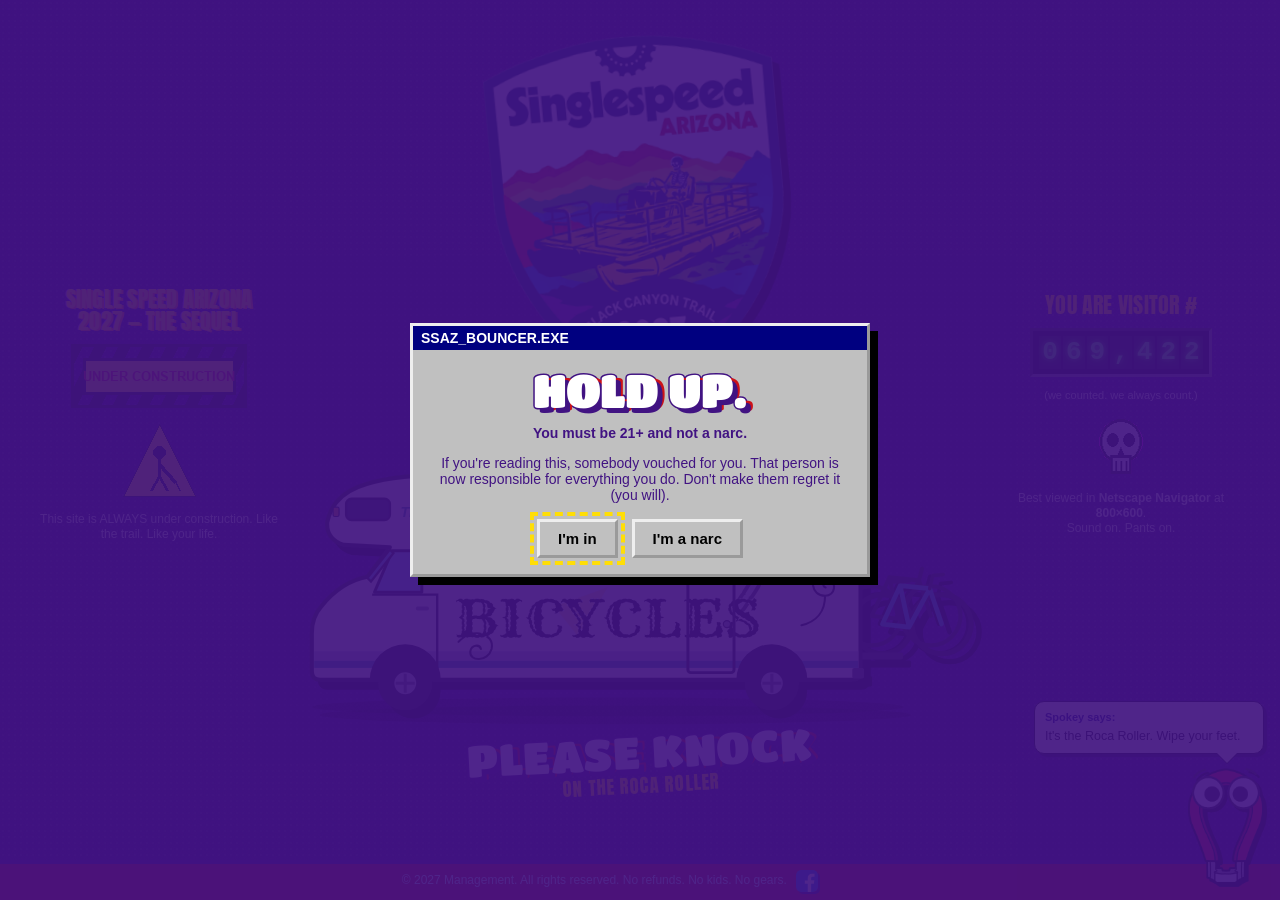
<file: index.html>
<!DOCTYPE html>
<html lang="en">
<head>
<meta charset="utf-8">
<meta name="viewport" content="width=device-width, initial-scale=1">
<meta name="robots" content="noindex, nofollow">
<link rel="icon" href="favicon.ico" sizes="any">
<link rel="icon" type="image/png" sizes="32x32" href="assets/favicon-32.png">
<link rel="icon" type="image/png" sizes="192x192" href="assets/favicon-192.png">
<link rel="apple-touch-icon" href="assets/apple-touch-icon.png">
<title>Occupied</title>
<link rel="preconnect" href="https://fonts.googleapis.com">
<link rel="preconnect" href="https://fonts.gstatic.com" crossorigin>
<link href="https://fonts.googleapis.com/css2?family=Anton&family=Permanent+Marker&family=Reenie+Beanie&family=Rye&family=Titan+One&display=swap" rel="stylesheet">
<link rel="stylesheet" href="css/site.css">
<style>
  body { min-height: 100vh; display: flex; flex-direction: column; align-items: center; }
  .gate-wrap { flex: 1; width: 100%; max-width: 1240px; display: grid; grid-template-columns: minmax(150px, 1fr) minmax(320px, 680px) minmax(150px, 1fr); gap: 16px; align-items: center; padding: 20px 14px 90px; }
  .door-btn { grid-column: 2; border: 0; padding: 0; background: none; cursor: pointer; position: relative; animation: rattle 4s steps(2) infinite; }
  .door-btn .rr { display: block; width: 100%; height: auto; overflow: visible; filter: drop-shadow(8px 8px 0 #000); }
  .door-btn:hover { background: none; animation: rattle .25s steps(2) infinite; }
  .door-btn .knock { display: block; margin-top: 6px; font-size: clamp(26px, 4.4vw, 44px); white-space: nowrap; pointer-events: none; transform: rotate(-3deg); }
  .door-btn .knock small { display: block; font-family: var(--cond); font-size: .42em; color: var(--yellow); -webkit-text-stroke: 0; text-shadow: none; letter-spacing: .06em; margin-top: 4px; }
  .rr .wheel { transform-box: fill-box; transform-origin: center; }
  .rr .puff { opacity: 0; transform-box: fill-box; transform-origin: center; }
  /* knock: the Roca Roller drives off to camp */
  .door-btn.opening { animation: none; }
  .door-btn.opening .rr { animation: driveoff 2s cubic-bezier(.55, 0, .9, .6) forwards; }
  .door-btn.opening .wheel { animation: spin .25s linear infinite; }
  .door-btn.opening .puff { animation: puff .7s ease-out infinite; }
  .door-btn.opening .puff:nth-of-type(2) { animation-delay: .23s; }
  .door-btn.opening .puff:nth-of-type(3) { animation-delay: .46s; }
  .door-btn.opening .knock { opacity: 0; transition: opacity .3s; }
  @keyframes rattle { 0%, 92% { transform: none; } 94% { transform: rotate(-1deg) translateX(-3px); } 97% { transform: rotate(1deg) translateX(3px); } }
  @keyframes driveoff { 0% { transform: none; } 18% { transform: translateY(-5px) rotate(-1deg); } 30% { transform: translateX(10px); } 100% { transform: translateX(-160vw); } }
  @keyframes spin { to { transform: rotate(-360deg); } }
  @keyframes puff { 0% { opacity: .9; transform: translate(0, 0) scale(.4); } 100% { opacity: 0; transform: translate(60px, -30px) scale(1.6); } }
  .side { color: var(--paper); text-align: center; font-size: 12px; display: flex; flex-direction: column; gap: 12px; align-items: center; }
  .side .cond { font-size: 22px; color: var(--yellow); }
  .lcd { display: inline-flex; gap: 2px; background: #000; padding: 5px 6px; border: 3px inset #777; }
  .lcd span { font-family: "Courier New", monospace; font-weight: bold; font-size: 26px; color: #4dff4d; background: #0b1f0b; padding: 0 3px; text-shadow: 0 0 6px #4dff4d; }
  .counter-cap { font-size: 11px; color: var(--paper); }
  .gate { position: fixed; inset: 0; z-index: 150; background: rgba(65, 19, 130, .92); display: grid; place-items: center; padding: 16px; }
  .gate[hidden] { display: none; }
  .gate .win { width: min(94vw, 460px); background: #c0c0c0; border: 3px outset #eee; box-shadow: 8px 8px 0 #000; font: 14px Tahoma, Arial, sans-serif; }
  .gate .tb { background: #000080; color: #fff; font-weight: bold; padding: 4px 8px; }
  .gate .bd { padding: 16px; text-align: center; }
  .gate h1 { font-size: clamp(30px, 7vw, 44px); margin: 4px 0 12px; }
  .gate .btns { display: flex; gap: 14px; justify-content: center; margin-top: 16px; flex-wrap: wrap; }
  /* the logo, big, above the Roca Roller */
  .gate-wrap { row-gap: 6px; }
  .side { grid-row: 1 / span 2; }
  .hero-logo { grid-column: 2; grid-row: 1; justify-self: center; width: clamp(190px, 24vw, 290px); transform: rotate(-5deg); filter: drop-shadow(7px 7px 0 #000); transition: transform .15s steps(2); }
  .hero-logo:hover { transform: rotate(3deg) scale(1.05); background: none; }
  .hero-logo img { display: block; width: 100%; height: auto; }
  .door-btn { grid-row: 2; }
  /* "I'm in": the logo fills the screen for a second, then fades to the page */
  .splash { position: fixed; inset: 0; z-index: 200; background: var(--navy); display: grid; place-items: center; padding: 20px; opacity: 1; transition: opacity .9s ease; }
  .splash[hidden] { display: none; }
  .splash img { width: min(82vw, 66vh); height: auto; filter: drop-shadow(10px 10px 0 #000); animation: splash-in .6s cubic-bezier(.2, 1.6, .4, 1) both; }
  .splash.out { opacity: 0; pointer-events: none; }
  .splash.out img { transform: scale(1.15); transition: transform .9s ease; }
  @keyframes splash-in { 0% { transform: scale(.3) rotate(-20deg); opacity: 0; } 100% { transform: scale(1) rotate(-3deg); opacity: 1; } }
  @media (prefers-reduced-motion: reduce) { .splash img { animation: none; } .splash, .splash.out img { transition: none; } }
  body[data-gate] > .sticker { display: none; }
  .bottom { position: fixed; left: 0; right: 0; bottom: 0; background: var(--berry); color: var(--paper); border-top: 4px solid var(--navy); text-align: center; padding: 6px 70px 8px 10px; font-size: 12px; }
  @media (max-width: 768px) {
    .gate-wrap { grid-template-columns: 1fr; padding-top: 110px; }
    .door-btn { grid-column: 1; grid-row: auto; width: 100%; margin: 0 auto; }
    .gate-wrap { padding-top: 24px; }
    .hero-logo { grid-column: 1; grid-row: auto; width: min(62vw, 240px); }
    .side { grid-row: auto; }
    .side.left { order: 2; } .side.right { order: 3; }
  }
</style>
</head>
<body data-gate>
<a class="sticker" href="index.html"><img src="assets/logo.png" alt="Singlespeed Arizona 2027 — The Sequel. Black Canyon Trail."></a>

<div class="gate" id="gate" role="dialog" aria-modal="true" aria-labelledby="gate-title">
  <div class="win">
    <div class="tb">SSAZ_BOUNCER.EXE</div>
    <div class="bd">
      <h1 id="gate-title" class="bubble">Hold up.</h1>
      <p><b>You must be 21+ and not a narc.</b></p>
      <p>If you're reading this, somebody vouched for you. That person is now responsible for everything you do. Don't make them regret it (you will).</p>
      <div class="btns">
        <button type="button" class="btn95" id="im-in">I'm in</button>
        <a class="btn95" href="narc.html" style="text-decoration:none">I'm a narc</a>
      </div>
    </div>
  </div>
</div>

<div class="splash" id="splash" hidden aria-hidden="true"><img src="assets/logo.png" alt=""></div>

<main class="gate-wrap">
  <a class="hero-logo" href="index.html"><img src="assets/logo.png" width="392" height="480" alt="Singlespeed Arizona 2027 — The Sequel. Black Canyon Trail."></a>

  <div class="side left">
    <div class="cond misreg">Single Speed Arizona<br>2027 — The Sequel</div>
    <img src="assets/gif/construction.gif" width="176" height="64" alt="Under construction">
    <img src="assets/gif/digger.gif" width="80" height="80" alt="">
    <div>This site is <span class="blink">ALWAYS</span> under construction. Like the trail. Like your life.</div>
  </div>

  <button type="button" class="door-btn" id="door" aria-label="Knock on the door of the Roca Roller, Kaolin's motorhome, to enter the site">
    <svg class="rr" viewBox="0 0 1150 500" aria-hidden="true" focusable="false">
      <ellipse cx="520" cy="470" rx="500" ry="16" fill="rgba(0,0,0,.35)"/>
      <!-- bikes on the hitch rack, behind the rig -->
      <g fill="none" stroke-linecap="round" stroke-linejoin="round">
        <g stroke="#222" stroke-width="7" transform="translate(-18 -14)">
          <circle cx="985" cy="330" r="50"/><circle cx="1085" cy="330" r="50"/>
          <path d="M985 330 L1030 335 L1015 265 L1065 270 L1085 330 M1030 335 L1065 270 M1015 265 L985 330 M1065 270 L1070 250"/>
        </g>
        <g stroke="#2AA7B8" stroke-width="8">
          <circle cx="985" cy="330" r="50" stroke="#1b1b1b" stroke-width="9"/><circle cx="1085" cy="330" r="50" stroke="#1b1b1b" stroke-width="9"/>
          <path d="M985 330 L1030 335 L1015 265 L1065 270 L1085 330 M1030 335 L1065 270 M1015 265 L985 330"/>
          <path d="M1065 270 L1070 248 L1088 246" stroke="#222" stroke-width="6"/>
          <path d="M998 258 L1030 256" stroke="#222" stroke-width="8"/>
        </g>
      </g>
      <rect x="930" y="378" width="90" height="12" rx="3" fill="#333"/>
      <!-- body -->
      <path d="M948 94 Q948 78 932 78 L235 78 Q150 78 98 98 Q54 116 46 158 Q44 186 74 196 L152 200 L114 250 Q70 258 36 300 Q20 318 20 345 L20 410 Q20 424 34 424 L934 424 Q948 424 948 410 Z" fill="#EFE8D2" stroke="#222" stroke-width="7" stroke-linejoin="round"/>
      <!-- pastel shapes from the mural -->
      <polygon points="252,86 540,86 252,262" fill="#8FD3F0"/>
      <polygon points="600,176 726,150 704,222" fill="#F4A6C0"/>
      <polygon points="430,300 520,268 470,350" fill="#F8E27A" opacity=".8"/>
      <!-- stripes -->
      <rect x="24" y="376" width="920" height="16" fill="#B8C0C2"/>
      <rect x="24" y="392" width="920" height="12" fill="#3E8E9A"/>
      <!-- cab -->
      <path d="M156 206 L206 206 L206 276 L126 276 Z" fill="#7EC3DD" stroke="#222" stroke-width="5" stroke-linejoin="round"/>
      <path d="M152 204 L114 252 L120 258 L158 210 Z" fill="#5AA7C7" stroke="#222" stroke-width="4"/>
      <path d="M122 280 L232 280 L232 404 L122 404" fill="none" stroke="#222" stroke-width="4"/>
      <rect x="196" y="300" width="22" height="7" rx="3" fill="#888"/>
      <rect x="78" y="118" width="74" height="36" rx="9" fill="#26323a" stroke="#222" stroke-width="4"/>
      <text x="170" y="148" font-family="Arial, sans-serif" font-style="italic" font-weight="bold" font-size="24" fill="#3E8E9A">Tioga</text>
      <rect x="56" y="132" width="10" height="16" rx="3" fill="#F28C28" stroke="#222" stroke-width="2"/>
      <!-- roof AC -->
      <rect x="470" y="58" width="96" height="22" rx="5" fill="#ddd" stroke="#222" stroke-width="5"/>
      <!-- rear window with blinds -->
      <rect x="846" y="108" width="82" height="96" rx="6" fill="#26323a" stroke="#222" stroke-width="5"/>
      <path d="M852 124 H922 M852 140 H922 M852 156 H922 M852 172 H922 M852 188 H922" stroke="#46555e" stroke-width="5"/>
      <!-- bike chain painted across the side -->
      <path d="M840 88 C822 160 792 232 744 300" fill="none" stroke="#555" stroke-width="22" stroke-linecap="round" stroke-dasharray="20 7"/>
      <path d="M840 88 C822 160 792 232 744 300" fill="none" stroke="#d9d9d9" stroke-width="9" stroke-linecap="round" stroke-dasharray="20 7"/>
      <!-- black scroll filigree -->
      <g fill="none" stroke="#111" stroke-width="3.5" stroke-linecap="round">
        <path d="M268 360 c24 -26 62 -14 56 12 c-6 22 -38 22 -36 4 c2 -12 16 -12 18 -4"/>
        <path d="M600 102 c22 -16 52 -6 48 14 c-4 16 -28 15 -26 2 c2 -9 13 -9 14 -2 M648 116 c20 4 34 -4 44 -16"/>
        <path d="M880 236 c-20 14 -16 46 8 46 c18 0 20 -24 6 -26 c-10 -1 -12 10 -5 12 M888 282 c0 26 -14 44 -40 50"/>
        <path d="M390 104 c-14 10 -10 30 6 30 c12 0 13 -15 4 -16"/>
      </g>
      <!-- the big lettering -->
      <text x="540" y="226" text-anchor="middle" textLength="560" lengthAdjust="spacingAndGlyphs" font-family="Rye, 'Times New Roman', serif" font-size="122" fill="#111">ROCA ROJA</text>
      <text x="540" y="226" text-anchor="middle" textLength="560" lengthAdjust="spacingAndGlyphs" font-family="Rye, 'Times New Roman', serif" font-size="122" fill="none" stroke="#fff" stroke-width="1.6" stroke-dasharray="3 5" opacity=".85">ROCA ROJA</text>
      <text x="520" y="352" text-anchor="middle" textLength="520" lengthAdjust="spacingAndGlyphs" font-family="Rye, 'Times New Roman', serif" font-size="84" fill="#111">BICYCLES</text>
      <text x="520" y="352" text-anchor="middle" textLength="520" lengthAdjust="spacingAndGlyphs" font-family="Rye, 'Times New Roman', serif" font-size="84" fill="none" stroke="#fff" stroke-width="1.4" stroke-dasharray="3 5" opacity=".85">BICYCLES</text>
      <!-- the door you knock on -->
      <rect x="656" y="180" width="78" height="232" rx="5" fill="none" stroke="#222" stroke-width="5"/>
      <rect x="668" y="194" width="54" height="56" rx="4" fill="#26323a" stroke="#222" stroke-width="4"/>
      <circle cx="722" cy="330" r="6" fill="#999" stroke="#222" stroke-width="2"/>
      <!-- wheel wells + wheels -->
      <path d="M118 424 a60 60 0 0 1 120 0 Z M738 424 a60 60 0 0 1 120 0 Z" fill="#1b1b1b"/>
      <g class="wheel"><circle cx="178" cy="430" r="46" fill="#1b1b1b"/><circle cx="178" cy="430" r="20" fill="#bbb" stroke="#222" stroke-width="3"/><path d="M178 414 V446 M162 430 H194" stroke="#666" stroke-width="5"/></g>
      <g class="wheel"><circle cx="798" cy="430" r="46" fill="#1b1b1b"/><circle cx="798" cy="430" r="20" fill="#bbb" stroke="#222" stroke-width="3"/><path d="M798 414 V446 M782 430 H814" stroke="#666" stroke-width="5"/></g>
      <rect x="934" y="404" width="20" height="18" rx="3" fill="#555"/>
      <circle class="puff" cx="975" cy="440" r="18" fill="#cfcfcf"/>
      <circle class="puff" cx="975" cy="440" r="18" fill="#bdbdbd"/>
      <circle class="puff" cx="975" cy="440" r="18" fill="#e0e0e0"/>
    </svg>
    <span class="knock bubble">Please knock<small>on the Roca Roller</small></span>
  </button>

  <div class="side right">
    <div class="cond">You are visitor #</div>
    <div class="lcd" id="counter" aria-live="polite"></div>
    <div class="counter-cap">(we counted. we always count.)</div>
    <img src="assets/gif/skull.gif" width="64" height="64" alt="">
    <div>Best viewed in <b>Netscape Navigator</b> at <b>800×600</b>.<br>Sound on. Pants on.</div>
  </div>
</main>

<div class="bottom">© 2027 Management. All rights reserved. No refunds. No kids. No gears. <a class="fb" href="https://www.facebook.com/SingleSpeedArizona" target="_blank" rel="noopener" aria-label="Single Speed Arizona on Facebook" title="Single Speed Arizona on Facebook"><svg viewBox="0 0 24 24" width="22" height="22" aria-hidden="true" focusable="false"><rect width="24" height="24" rx="5" fill="#1877F2"/><path d="M16.5 24v-9.1h3l.5-3.6h-3.5V9.1c0-1 .3-1.8 1.8-1.8h1.9V4.1c-.3 0-1.5-.1-2.8-.1-2.8 0-4.6 1.7-4.6 4.8v2.6H9.6v3.6h3.2V24z" fill="#fff"/></svg></a></div>

<script src="js/site.js"></script>
<script>
(function () {
  // hit counter: fake, proud of it
  var s = window.SSAZ.store;
  var n = parseInt(s.get("ssaz-hits"), 10);
  if (!(n >= 69420)) n = 69420;
  n += 1 + Math.floor(Math.random() * 7);
  s.set("ssaz-hits", String(n));
  var digits = String(n).padStart(6, "0");
  document.getElementById("counter").innerHTML = digits.split("").map(function (d, i) {
    return (i === 3 ? '<span aria-hidden="true">,</span>' : "") + "<span>" + d + "</span>";
  }).join("");

  var gate = document.getElementById("gate");
  var door = document.getElementById("door");
  document.getElementById("im-in").addEventListener("click", function () {
    gate.hidden = true;
    var splash = document.getElementById("splash");
    var reduce = window.matchMedia && window.matchMedia("(prefers-reduced-motion: reduce)").matches;
    splash.hidden = false;
    setTimeout(function () {
      splash.classList.add("out");
      setTimeout(function () { splash.hidden = true; door.focus(); }, reduce ? 0 : 950);
    }, reduce ? 600 : 1600);
  });
  document.getElementById("im-in").focus();

  var going = false;
  door.addEventListener("click", function () {
    if (going) return;
    going = true;
    var ms = window.SSAZ.sfxDoor() || 900;
    door.classList.add("opening");
    setTimeout(function () { window.location.href = "camp.html"; }, Math.min(ms, 2300));
  });
})();
</script>
</body>
</html>
</file>
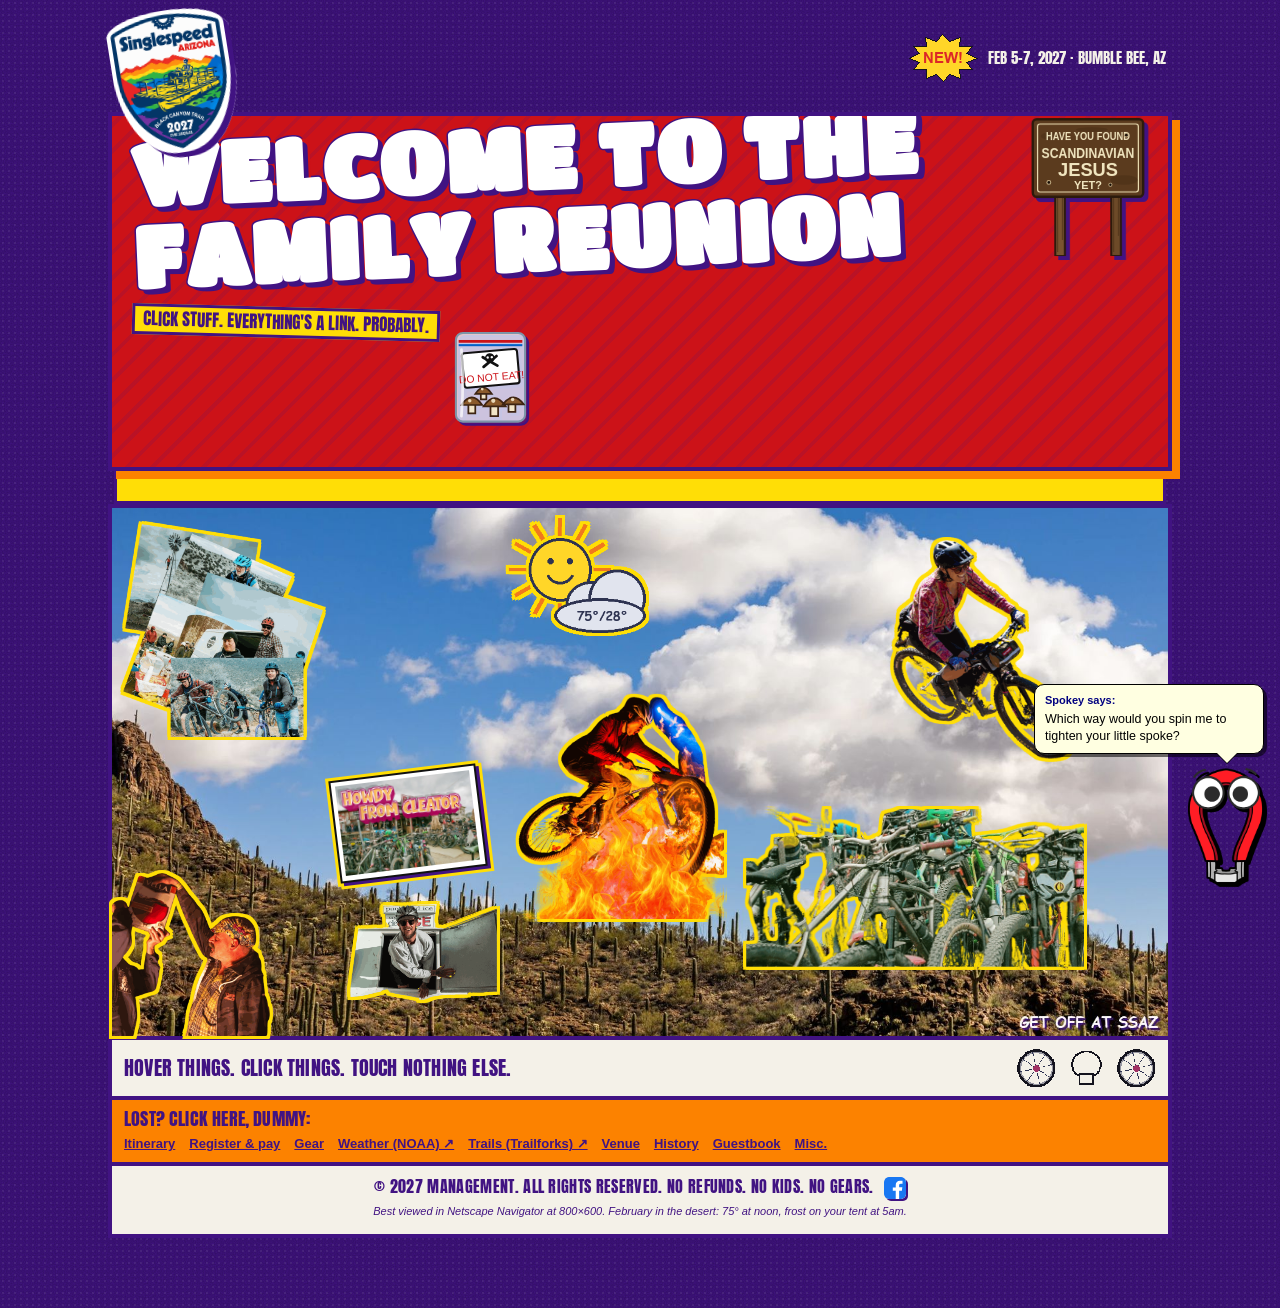
<file: camp.html>
<!DOCTYPE html>
<html lang="en">
<head>
<meta charset="utf-8">
<meta name="viewport" content="width=device-width, initial-scale=1">
<meta name="robots" content="noindex, nofollow">
<link rel="icon" href="favicon.ico" sizes="any">
<link rel="icon" type="image/png" sizes="32x32" href="assets/favicon-32.png">
<link rel="icon" type="image/png" sizes="192x192" href="assets/favicon-192.png">
<link rel="apple-touch-icon" href="assets/apple-touch-icon.png">
<title>Home</title>
<link rel="preconnect" href="https://fonts.googleapis.com">
<link rel="preconnect" href="https://fonts.gstatic.com" crossorigin>
<link href="https://fonts.googleapis.com/css2?family=Anton&family=Permanent+Marker&family=Reenie+Beanie&family=Titan+One&display=swap" rel="stylesheet">
<link rel="stylesheet" href="css/site.css">
<style>
  .scene-wrap { margin: 0 -6px; border: 4px solid var(--navy); background: var(--navy); }
  .scene {
    position: relative;
    width: 100%;
    aspect-ratio: 2 / 1;
    background: url("assets/camp-bg.jpg") center / 100% 100% no-repeat;
    overflow: visible;
  }
  .hot {
    position: absolute;
    display: block;
    background: none;
    transition: transform .12s steps(2), filter .12s;
  }
  .hot img { display: block; width: 100%; height: auto; pointer-events: none; }
  /* yellow outline is always on so every clickable thing stands out; hover just adds the motion */
  .hot { filter: drop-shadow(3px 0 0 #FFDE06) drop-shadow(-3px 0 0 #FFDE06) drop-shadow(0 3px 0 #FFDE06) drop-shadow(0 -3px 0 #FFDE06); }
  .hot:hover, .hot:focus-visible {
    background: none;
    z-index: 10;
    animation: wiggle .3s steps(2) infinite;
  }
  .hot.bounce:hover, .hot.bounce:focus-visible { animation: bounce .45s steps(3) infinite; }
  .hot:focus-visible { outline: 4px dashed #FFDE06; outline-offset: 4px; }
  @keyframes wiggle { 0% { transform: rotate(-3deg); } 100% { transform: rotate(3deg); } }
  @keyframes bounce { 0%, 100% { transform: translateY(0); } 50% { transform: translateY(-12px); } }
  /* clunky tooltip */
  .hot::after {
    content: attr(data-label);
    position: absolute;
    left: 50%;
    bottom: 100%;
    transform: translate(-50%, -4px);
    background: #ffffe1;
    color: #000;
    border: 1px solid #000;
    box-shadow: 2px 2px 0 #000;
    font: bold 12px Tahoma, Arial, sans-serif;
    padding: 2px 6px;
    white-space: nowrap;
    display: none;
    z-index: 20;
  }
  .hot:hover::after, .hot:focus-visible::after { display: block; }
  .hot.tip-below::after { bottom: auto; top: 100%; transform: translate(-50%, 4px); }

  /* left / top / width are % of the 2:1 scene. Upper row: photos, weather, rider. Ground: wine (tucked into the bottom-left corner), postcard, ice machine, fire, rigs. */
  .h-photoset  { left: 1%;   top: 3%;  width: 19%; }
  .h-weather   { left: 37%;  top: 2%;  width: 14%; }
  .h-rider     { left: 74%;  top: 6%;  width: 17%; }
  .h-postcard  { left: 21%;  top: 50%; width: 14%; transform: rotate(-7deg); }
  .h-postcard img { background: #fff; padding: 3%; border: 2px solid #111; box-shadow: 3px 3px 0 #411382; }
  .h-guestbook { left: 22.5%; top: 75%; width: 14%; }
  .h-bonfire   { left: 37%;  top: 33%; width: 21%; }
  .h-van       { left: 60%;  top: 57%; width: 32%; }
  /* the wine photo is cut off on its left and bottom, so it sits flush in the corner and grows from there instead of bouncing */
  .h-wine      { left: 0;    bottom: 0; width: 15%; transform-origin: 0 100%; }
  .h-wine:hover, .h-wine:focus-visible { animation: glug .5s steps(2) infinite; }
  @keyframes glug { 0%, 100% { transform: scale(1); } 50% { transform: scale(1.08) rotate(-1deg); } }
  .h-postcard:hover, .h-postcard:focus-visible { animation: wiggle-card .3s steps(2) infinite; }
  @keyframes wiggle-card { 0% { transform: rotate(-10deg); } 100% { transform: rotate(-4deg); } }

  .instructions { display: flex; gap: 10px; align-items: center; justify-content: space-between; background: var(--paper); border: 4px solid var(--navy); border-top: 0; margin: 0 -6px; padding: 8px 12px; flex-wrap: wrap; }
  .instructions .cond { font-size: 20px; }
  .lost { background: var(--rose); border: 4px solid var(--navy); border-top: 0; margin: 0 -6px; padding: 10px 12px; }
  .lost .cond { font-size: 18px; }
  .lost a { color: var(--navy); }
  .lost ul { list-style: none; padding: 0; margin: 6px 0 0; display: flex; flex-wrap: wrap; gap: 6px 14px; }

  .chunky { display: none; }
  @media (max-width: 768px) {
    .scene-wrap, .instructions { display: none; }
    .chunky { display: grid; gap: 10px; margin: 12px -2px 0; padding: 0; list-style: none; }
    .chunky a {
      display: flex; align-items: center; gap: 12px;
      background: var(--paper); color: var(--navy); text-decoration: none;
      border: 4px solid var(--navy); box-shadow: 6px 6px 0 var(--berry);
      padding: 10px 12px;
      font-family: var(--cond); text-transform: uppercase; font-size: 24px; line-height: 1.05;
    }
    .chunky a small { display: block; font-family: var(--body); text-transform: none; font-size: 14px; color: var(--berry); }
    .chunky img { width: 64px; height: 64px; object-fit: contain; flex: none; }
    .chunky li:nth-child(odd) a { transform: rotate(-1deg); }
    .chunky li:nth-child(even) a { transform: rotate(1deg); background: var(--yellow); }
    .chunky li:nth-child(even) a small { color: var(--navy); }
  }
</style>
</head>
<body>
<div class="catalog">
  <a class="sticker" href="index.html"><img src="assets/logo.png" alt="Singlespeed Arizona 2027 — The Sequel. Back to the door."></a>
  <div class="topbar">
    <img src="assets/gif/new.gif" width="70" height="50" alt="New!">
    <span>Feb 5–7, 2027 · Bumble Bee, AZ</span>
  </div>

  <div class="banner">
    <h1 class="bubble">Welcome to the family reunion</h1>
    <span class="kicker">Click stuff. Everything's a link. Probably.</span>
  </div>

  <div class="marquee" aria-hidden="true"><span>★ SINGLE SPEED ARIZONA 2027 — THE SEQUEL ★ FEB 5–7 ★ BUMBLE BEE RANCH ★ $130 CASH OR CHECK ★ NO KIDS ★ NO GEARS ★ NO NARCS ★ KAOLIN WILL JUMP THE FIRE ★ KARL WILL YELL ★ YOU WILL FEEL IT ON MONDAY ★</span></div>

  <div class="scene-wrap">
    <div class="scene" role="group" aria-label="Campsite at dusk. Click things.">
      <a class="hot h-weather tip-below bounce" href="https://forecast.weather.gov/MapClick.php?lat=34.2059&amp;lon=-112.1488" target="_blank" rel="noopener" data-label="WEATHER (it's the desert, bring layers)">
        <img src="assets/obj-weather.png" alt="The sun and a storm cloud: NOAA weather forecast for Bumble Bee (opens in a new tab)">
      </a>
      <a class="hot h-photoset tip-below" href="venue.html" data-label="THE VENUE (+ evidence)">
        <img src="assets/obj-photoset.png" alt="A pile of photos: the venue page, with directions and past photos">
      </a>
      <a class="hot h-bonfire bounce" href="itinerary.html" data-label="THE PLAN (loosely)">
        <img src="assets/obj-bonfire-jump.png" alt="A rider jumping a bike over the bonfire: the itinerary">
      </a>
      <a class="hot h-postcard" href="register.html" data-label="REGISTER ($130 cash or check, by mail)">
        <img src="assets/howdy-cleator.jpg" alt="Howdy From Cleator: register by mail">
      </a>
      <a class="hot h-guestbook" href="guestbook.html" data-label="SIGN THE GUESTBOOK!!!">
        <img src="assets/obj-ice.png" alt="A guy climbing out of an ice machine: the guestbook">
      </a>
      <a class="hot h-wine" href="misc.html" data-label="MISC.">
        <img src="assets/obj-wine.png" alt="Two guys hoisting a box of wine at night: misc. shenanigans">
      </a>
      <a class="hot h-van" href="gear.html" data-label="BIKES 'N' SHIT">
        <img src="assets/obj-rigs.png" alt="A tangled pile of singlespeeds: bikes 'n' shit">
      </a>
      <a class="hot h-rider tip-below bounce" href="https://www.trailforks.com/region/black-canyon-city/" target="_blank" rel="noopener" data-label="TRAILS (Trailforks) →">
        <img src="assets/obj-rider.png" alt="A rider heading out on the trail: Black Canyon City trails on Trailforks (opens in a new tab)">
      </a>
    </div>
  </div>

  <div class="instructions">
    <span class="cond">Hover things. Click things. Touch nothing else.</span>
    <span class="gifrow"><img src="assets/gif/wheel.gif" width="40" height="40" alt=""><img src="assets/gif/skull.gif" width="40" height="40" alt=""><img src="assets/gif/wheel.gif" width="40" height="40" alt=""></span>
  </div>

  <ul class="chunky" aria-label="Campsite links">
    <li><a href="itinerary.html"><img src="assets/obj-bonfire-jump.png" alt=""><span>The plan (loosely)<small>Itinerary. Fire. Yelling.</small></span></a></li>
    <li><a href="register.html"><img src="assets/howdy-cleator.jpg" alt=""><span>Register<small>$130 cash or check, by mail. Yes, mail.</small></span></a></li>
    <li><a href="gear.html"><img src="assets/obj-rigs.png" alt=""><span>Bikes 'n' Shit<small>Your derailleur is not invited.</small></span></a></li>
    <li><a href="https://forecast.weather.gov/MapClick.php?lat=34.2059&amp;lon=-112.1488" target="_blank" rel="noopener"><img src="assets/obj-weather.png" alt=""><span>Weather ↗<small>75° at noon, frost on your tent at 5am.</small></span></a></li>
    <li><a href="https://www.trailforks.com/region/black-canyon-city/" target="_blank" rel="noopener"><img src="assets/obj-rider.png" alt=""><span>Trails ↗<small>Black Canyon City on Trailforks.</small></span></a></li>
    <li><a href="venue.html"><img src="assets/obj-photoset.png" alt=""><span>The venue<small>Directions, camping, weather, evidence.</small></span></a></li>
    <li><a href="history.html"><img src="assets/roamers/scandi-jesus.jpg" alt=""><span>History<small>All will be revealed. Eventually.</small></span></a></li>
    <li><a href="guestbook.html"><img src="assets/obj-ice.png" alt=""><span>Guestbook<small>Sign it. Management reads these.</small></span></a></li>
    <li><a href="misc.html"><img src="assets/obj-wine.png" alt=""><span>Misc.<small>Shenanigans, lore, and Lance jokes.</small></span></a></li>
  </ul>

  <nav class="lost" aria-label="Text navigation">
    <span class="cond">lost? click here, dummy:</span>
    <ul>
      <li><a href="itinerary.html">Itinerary</a></li>
      <li><a href="register.html">Register &amp; pay</a></li>
      <li><a href="gear.html">Gear</a></li>
      <li><a href="https://forecast.weather.gov/MapClick.php?lat=34.2059&amp;lon=-112.1488" target="_blank" rel="noopener">Weather (NOAA) ↗</a></li>
      <li><a href="https://www.trailforks.com/region/black-canyon-city/" target="_blank" rel="noopener">Trails (Trailforks) ↗</a></li>
      <li><a href="venue.html">Venue</a></li>
      <li><a href="history.html">History</a></li>
      <li><a href="guestbook.html">Guestbook</a></li>
      <li><a href="misc.html">Misc.</a></li>
    </ul>
  </nav>

  <footer class="footer">
    <div class="legal">© 2027 Management. All rights reserved. No refunds. No kids. No gears. <a class="fb" href="https://www.facebook.com/SingleSpeedArizona" target="_blank" rel="noopener" aria-label="Single Speed Arizona on Facebook" title="Single Speed Arizona on Facebook"><svg viewBox="0 0 24 24" width="22" height="22" aria-hidden="true" focusable="false"><rect width="24" height="24" rx="5" fill="#1877F2"/><path d="M16.5 24v-9.1h3l.5-3.6h-3.5V9.1c0-1 .3-1.8 1.8-1.8h1.9V4.1c-.3 0-1.5-.1-2.8-.1-2.8 0-4.6 1.7-4.6 4.8v2.6H9.6v3.6h3.2V24z" fill="#fff"/></svg></a></div>
    <div class="bestviewed">Best viewed in Netscape Navigator at 800×600. February in the desert: 75° at noon, frost on your tent at 5am.</div>
  </footer>
  <div class="after-footer"></div>
</div>
<script src="js/site.js"></script>
</body>
</html>
</file>
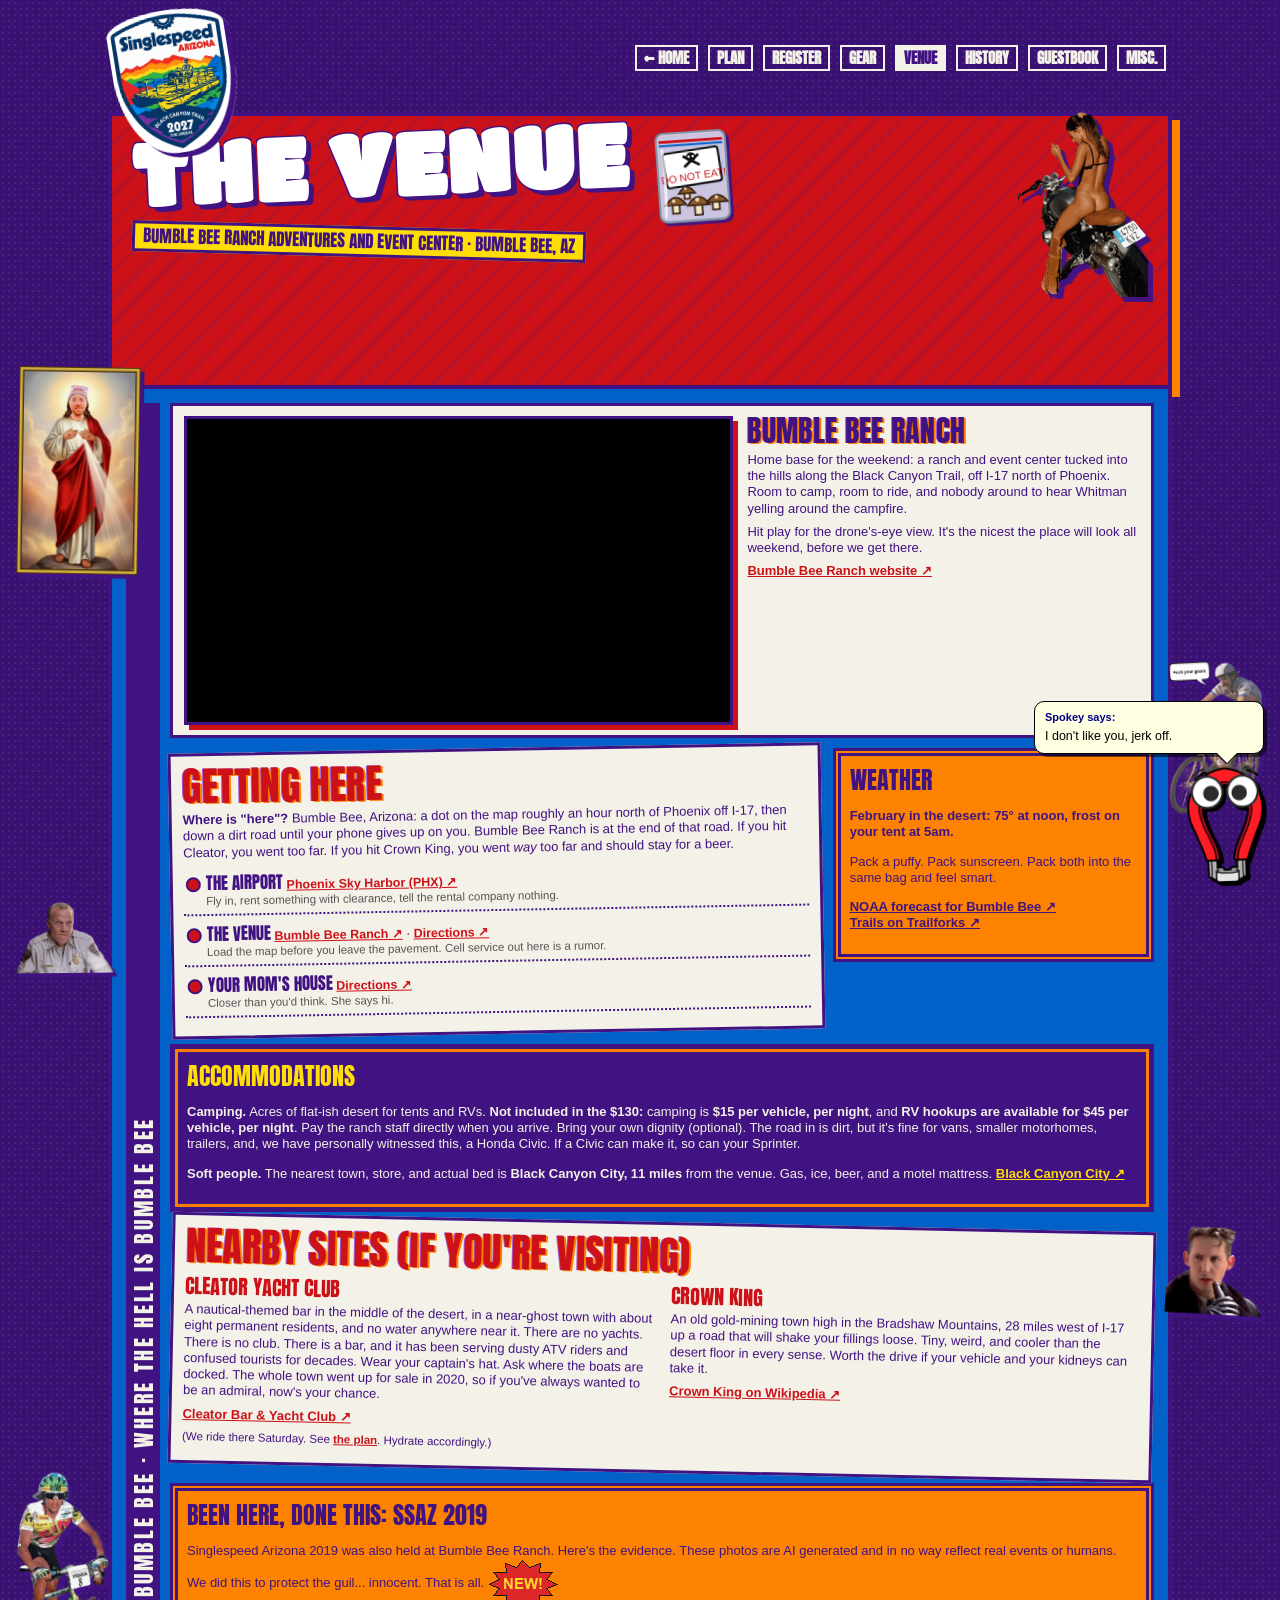
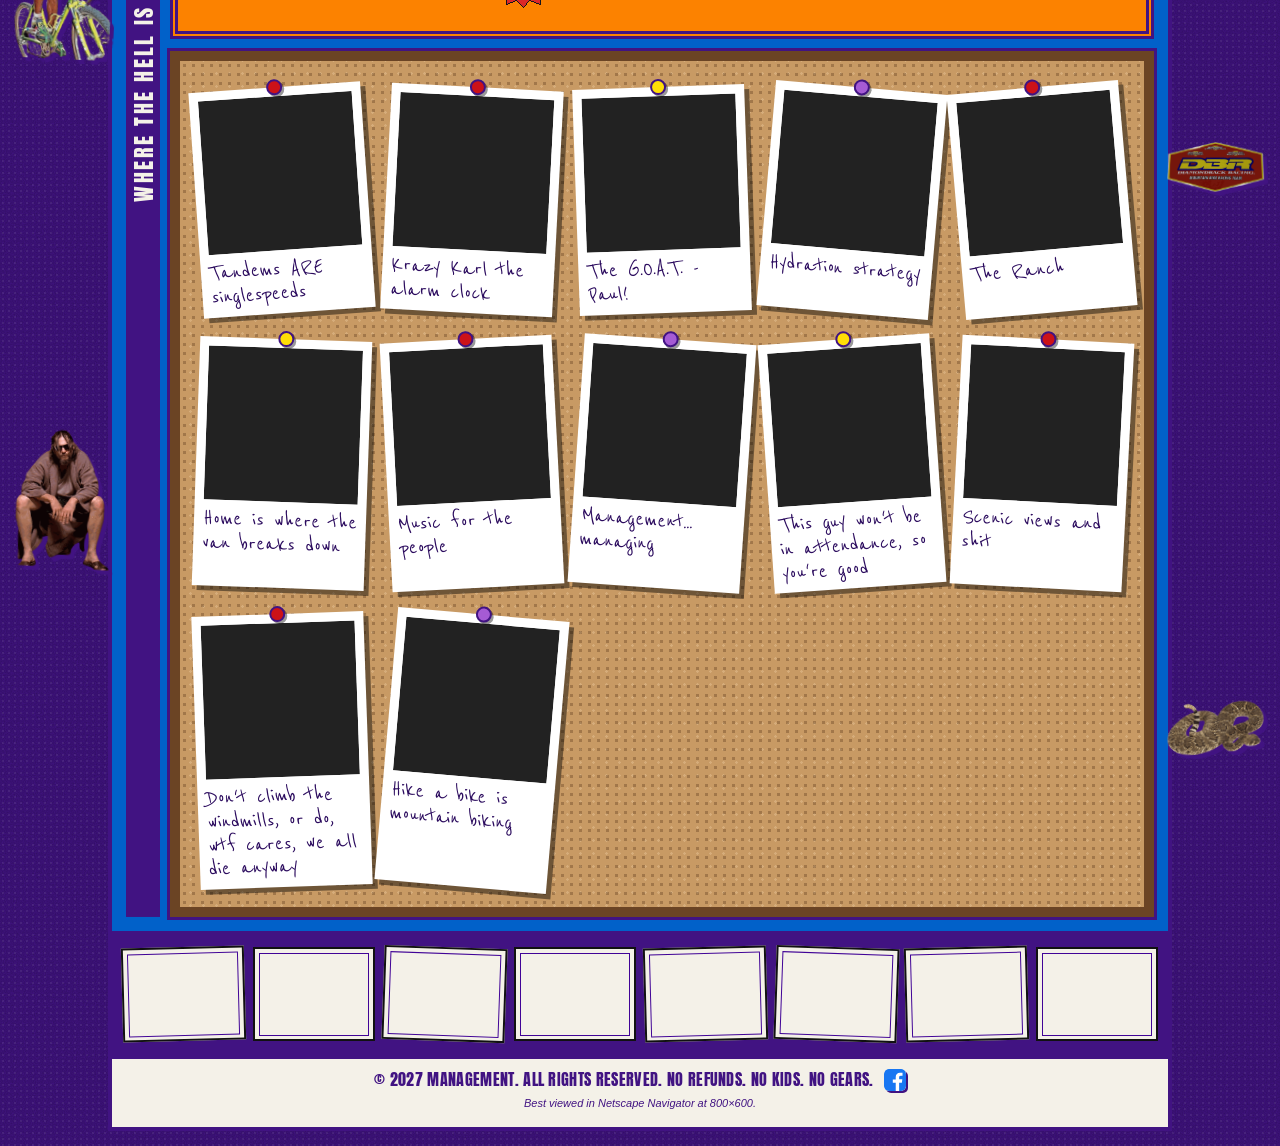
<file: gallery.html>
<!DOCTYPE html>
<html lang="en">
<head>
<meta charset="utf-8">
<meta name="robots" content="noindex, nofollow">
<link rel="icon" href="favicon.ico" sizes="any">
<link rel="icon" type="image/png" sizes="32x32" href="assets/favicon-32.png">
<link rel="icon" type="image/png" sizes="192x192" href="assets/favicon-192.png">
<link rel="apple-touch-icon" href="assets/apple-touch-icon.png">
<title>Moved</title>
<!-- the gallery lives on the Venue page now; this keeps old links working -->
<meta http-equiv="refresh" content="0; url=venue.html">
<link rel="canonical" href="venue.html">
</head>
<body style="background:#411382;color:#F4F1E8;font:16px Arial,sans-serif;text-align:center;padding:40px">
<p>The gallery moved to <a href="venue.html" style="color:#FFDE06">the Venue page</a>.</p>
</body>
</html>
</file>
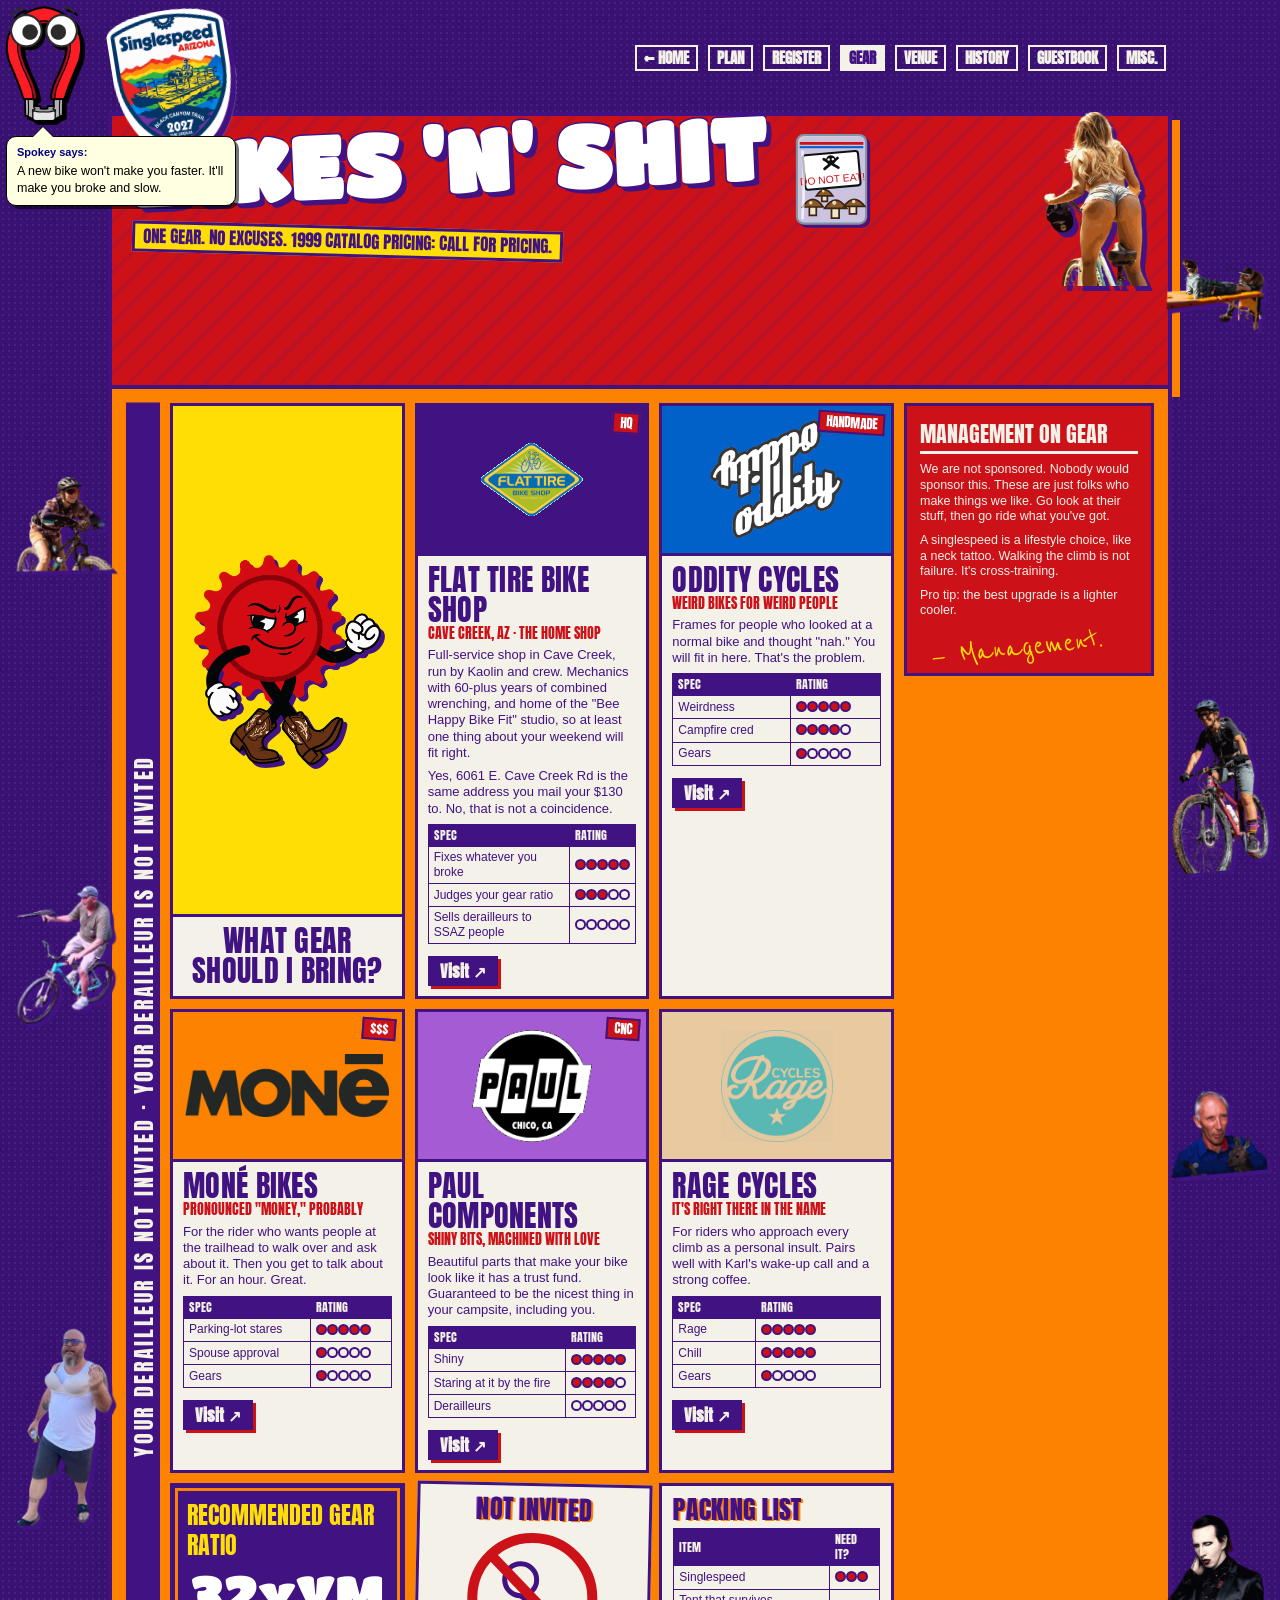
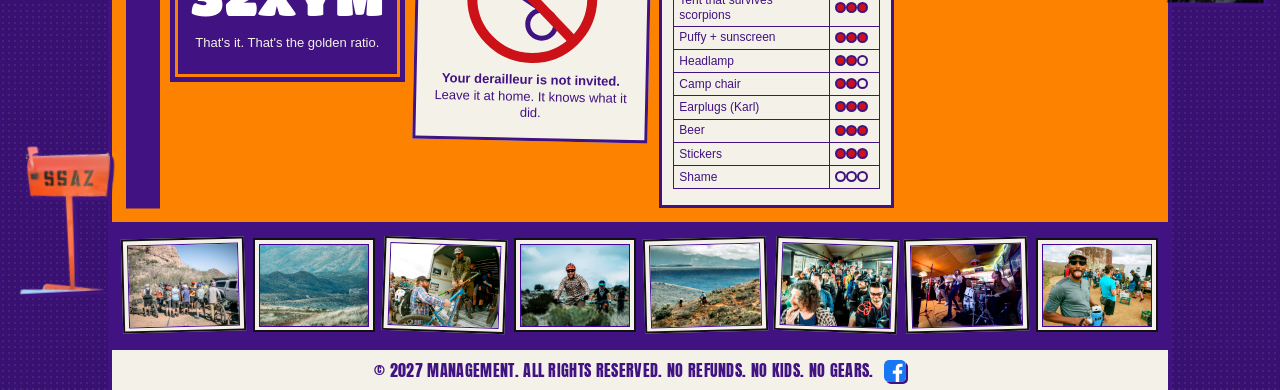
<file: gear.html>
<!DOCTYPE html>
<html lang="en">
<head>
<meta charset="utf-8">
<meta name="viewport" content="width=device-width, initial-scale=1">
<meta name="robots" content="noindex, nofollow">
<link rel="icon" href="favicon.ico" sizes="any">
<link rel="icon" type="image/png" sizes="32x32" href="assets/favicon-32.png">
<link rel="icon" type="image/png" sizes="192x192" href="assets/favicon-192.png">
<link rel="apple-touch-icon" href="assets/apple-touch-icon.png">
<title>Bikes 'n' Shit</title>
<link rel="preconnect" href="https://fonts.googleapis.com">
<link rel="preconnect" href="https://fonts.gstatic.com" crossorigin>
<link href="https://fonts.googleapis.com/css2?family=Anton&family=Permanent+Marker&family=Reenie+Beanie&family=Titan+One&display=swap" rel="stylesheet">
<link rel="stylesheet" href="css/site.css">
<style>
  .card { padding: 0; display: flex; flex-direction: column; }
  .card .pic { background: var(--ridge); border-bottom: 3px solid var(--navy); padding: 8px; position: relative; }
  .card.mone .pic { background: var(--rose); }
  .card.paul .pic { background: var(--lav); }
  .card.rage .pic { background: #e8c9a0; }
  .card.flattire .pic { background: var(--navy); }
  .card.flattire .pic .brand { max-width: 102px; max-height: 73px; }
  .card.flattire .tag { background: var(--yellow); color: var(--navy); }
  /* the gear-calculator mascot tile: the whole tile is the link */
  .card.calc { color: var(--navy); text-decoration: none; font-weight: normal; }
  .card.calc:hover, .card.calc:focus-visible { background: var(--paper); color: var(--navy); }
  .card.calc .pic { flex: 1; height: auto; min-height: 230px; background: var(--yellow); }
  .card.calc .mascot { display: block; max-height: 250px; max-width: 88%; width: auto; height: auto; filter: drop-shadow(4px 4px 0 var(--navy)); transform-origin: 50% 90%; }
  .card.calc:hover .mascot, .card.calc:focus-visible .mascot { animation: mascot-strut .4s steps(2) infinite; }
  @keyframes mascot-strut { 0% { transform: rotate(-6deg) translateY(0); } 100% { transform: rotate(6deg) translateY(-8px); } }
  .card.calc .body { text-align: center; }
  .card.calc .calc-cta { display: none; color: var(--berry); }
  .card.calc:hover .calc-q, .card.calc:focus-visible .calc-q { display: none; }
  .card.calc:hover .calc-cta, .card.calc:focus-visible .calc-cta { display: block; }
  @media (prefers-reduced-motion: reduce) { .card.calc:hover .mascot { animation: none; } }
  .card .pic { height: 150px; display: flex; align-items: center; justify-content: center; }
  .card .pic .brand { display: block; max-width: 82%; max-height: 118px; width: auto; height: auto; }
  .card .pic .brand[src$="rage-cycles.png"], .card .pic .brand[src$="paul.png"] { max-height: 112px; }
  .card .pic .brand[src$="mone.png"] { max-width: 96%; }
  .card .pic .tag { position: absolute; right: 6px; top: 6px; background: var(--berry); color: #fff; font-family: var(--cond); font-size: 13px; padding: 1px 6px; transform: rotate(4deg); border: 2px solid var(--navy); }
  .card .body { padding: 9px 10px 10px; }
  .card h3 { font-size: 30px; margin: 0; color: var(--navy); }
  .card .sub { font-family: var(--cond); text-transform: uppercase; color: var(--berry); font-size: 14px; margin-bottom: 5px; }
  .card .go { display: inline-block; margin-top: 6px; background: var(--navy); color: var(--paper); text-decoration: none; font-family: var(--cond); font-size: 16px; padding: 3px 10px; border: 2px solid var(--navy); box-shadow: 3px 3px 0 var(--berry); }
  .card .go:hover { background: var(--yellow); color: var(--navy); }
  .ratio { font-family: var(--bubble); font-size: clamp(40px, 4.4vw, 56px); white-space: nowrap; color: #fff; -webkit-text-stroke: 3px var(--navy); paint-order: stroke fill; text-shadow: 5px 5px 0 var(--navy); text-align: center; line-height: 1; margin: 6px 0; }
  .ban { text-align: center; }
  .ban svg { width: 140px; height: 140px; }
  .cards { display: grid; grid-template-columns: repeat(3, 1fr); gap: 10px; }
  @media (max-width: 1000px) { .cards { grid-template-columns: repeat(2, 1fr); } }
  @media (max-width: 768px) { .cards { grid-template-columns: 1fr; } }
</style>
</head>
<body>
<div class="catalog">
  <a class="sticker" href="camp.html"><img src="assets/logo.png" alt="Singlespeed Arizona 2027 — The Sequel. Back to camp."></a>
  <nav class="topbar" aria-label="Pages">
    <a href="camp.html">← Home</a><a href="itinerary.html">Plan</a><a href="register.html">Register</a><a href="gear.html" aria-current="page">Gear</a><a href="venue.html">Venue</a><a href="history.html">History</a><a href="guestbook.html">Guestbook</a><a href="misc.html">Misc.</a>
  </nav>

  <div class="floater slim"><img src="assets/obj-babe2.png" alt="A woman in cut-off denim shorts leaning on a beach cruiser"></div>

  <header class="banner">
    <h1 class="bubble">Bikes 'n' Shit</h1>
    <span class="kicker">One gear. No excuses. 1999 catalog pricing: call for pricing.</span>
  </header>

  <main class="sheet alt">
    <div class="vert" aria-hidden="true">Your derailleur is not invited · your derailleur is not invited</div>

    <div class="cols">
      <div class="span3 cards">
        <a class="panel card calc" href="https://singlespeedsociety.com/calculator" target="_blank" rel="noopener">
          <div class="pic"><img class="mascot" src="assets/mascot-gear.png" alt="A strutting red chainring mascot in cowboy boots"></div>
          <div class="body">
            <h3 class="cond calc-q">What gear should I bring?</h3>
            <h3 class="cond calc-cta">Check out the gear calculator ↗</h3>
          </div>
        </a>
        <article class="panel card flattire">
          <div class="pic"><img class="brand" src="assets/brands/flat-tire.png" alt="Flat Tire Bike Shop logo"><span class="tag">HQ</span></div>
          <div class="body">
            <h3 class="cond">Flat Tire Bike Shop</h3>
            <div class="sub">Cave Creek, AZ · the home shop</div>
            <p>Full-service shop in Cave Creek, run by Kaolin and crew. Mechanics with 60-plus years of combined wrenching, and home of the "Bee Happy Bike Fit" studio, so at least one thing about your weekend will fit right.</p>
            <p>Yes, 6061 E. Cave Creek Rd is the same address you mail your $130 to. No, that is not a coincidence.</p>
            <table class="spec">
              <tr><th>Spec</th><th>Rating</th></tr>
              <tr><td>Fixes whatever you broke</td><td class="dots"><span class="dot"></span><span class="dot"></span><span class="dot"></span><span class="dot"></span><span class="dot"></span></td></tr>
              <tr><td>Judges your gear ratio</td><td class="dots"><span class="dot"></span><span class="dot"></span><span class="dot"></span><span class="dot off"></span><span class="dot off"></span></td></tr>
              <tr><td>Sells derailleurs to SSAZ people</td><td class="dots"><span class="dot off"></span><span class="dot off"></span><span class="dot off"></span><span class="dot off"></span><span class="dot off"></span></td></tr>
            </table>
            <a class="go" href="https://flattirebikes.com/" target="_blank" rel="noopener">Visit ↗</a>
          </div>
        </article>
        <article class="panel card oddity">
          <div class="pic"><img class="brand" src="assets/brands/oddity.png" alt="Oddity Cycles logo"><span class="tag">HANDMADE</span></div>
          <div class="body">
            <h3 class="cond">Oddity Cycles</h3>
            <div class="sub">Weird bikes for weird people</div>
            <p>Frames for people who looked at a normal bike and thought "nah." You will fit in here. That's the problem.</p>
            <table class="spec">
              <tr><th>Spec</th><th>Rating</th></tr>
              <tr><td>Weirdness</td><td class="dots"><span class="dot"></span><span class="dot"></span><span class="dot"></span><span class="dot"></span><span class="dot"></span></td></tr>
              <tr><td>Campfire cred</td><td class="dots"><span class="dot"></span><span class="dot"></span><span class="dot"></span><span class="dot"></span><span class="dot off"></span></td></tr>
              <tr><td>Gears</td><td class="dots"><span class="dot"></span><span class="dot off"></span><span class="dot off"></span><span class="dot off"></span><span class="dot off"></span></td></tr>
            </table>
            <a class="go" href="https://odditycycles.blogspot.com/" target="_blank" rel="noopener">Visit ↗</a>
          </div>
        </article>

        <article class="panel card mone">
          <div class="pic"><img class="brand" src="assets/brands/mone.png" alt="Moné Bikes logo"><span class="tag">$$$</span></div>
          <div class="body">
            <h3 class="cond">Moné Bikes</h3>
            <div class="sub">Pronounced "money," probably</div>
            <p>For the rider who wants people at the trailhead to walk over and ask about it. Then you get to talk about it. For an hour. Great.</p>
            <table class="spec">
              <tr><th>Spec</th><th>Rating</th></tr>
              <tr><td>Parking-lot stares</td><td class="dots"><span class="dot"></span><span class="dot"></span><span class="dot"></span><span class="dot"></span><span class="dot"></span></td></tr>
              <tr><td>Spouse approval</td><td class="dots"><span class="dot"></span><span class="dot off"></span><span class="dot off"></span><span class="dot off"></span><span class="dot off"></span></td></tr>
              <tr><td>Gears</td><td class="dots"><span class="dot"></span><span class="dot off"></span><span class="dot off"></span><span class="dot off"></span><span class="dot off"></span></td></tr>
            </table>
            <a class="go" href="https://www.monebikes.com/" target="_blank" rel="noopener">Visit ↗</a>
          </div>
        </article>

        <article class="panel card paul">
          <div class="pic"><img class="brand" src="assets/brands/paul.png" alt="Paul Components logo"><span class="tag">CNC</span></div>
          <div class="body">
            <h3 class="cond">Paul Components</h3>
            <div class="sub">Shiny bits, machined with love</div>
            <p>Beautiful parts that make your bike look like it has a trust fund. Guaranteed to be the nicest thing in your campsite, including you.</p>
            <table class="spec">
              <tr><th>Spec</th><th>Rating</th></tr>
              <tr><td>Shiny</td><td class="dots"><span class="dot"></span><span class="dot"></span><span class="dot"></span><span class="dot"></span><span class="dot"></span></td></tr>
              <tr><td>Staring at it by the fire</td><td class="dots"><span class="dot"></span><span class="dot"></span><span class="dot"></span><span class="dot"></span><span class="dot off"></span></td></tr>
              <tr><td>Derailleurs</td><td class="dots"><span class="dot off"></span><span class="dot off"></span><span class="dot off"></span><span class="dot off"></span><span class="dot off"></span></td></tr>
            </table>
            <a class="go" href="https://www.paulcomp.com/" target="_blank" rel="noopener">Visit ↗</a>
          </div>
        </article>

        <article class="panel card rage">
          <div class="pic"><img class="brand" src="assets/brands/rage-cycles.png" alt="Rage Cycles logo"></div>
          <div class="body">
            <h3 class="cond">Rage Cycles</h3>
            <div class="sub">It's right there in the name</div>
            <p>For riders who approach every climb as a personal insult. Pairs well with Karl's wake-up call and a strong coffee.</p>
            <table class="spec">
              <tr><th>Spec</th><th>Rating</th></tr>
              <tr><td>Rage</td><td class="dots"><span class="dot"></span><span class="dot"></span><span class="dot"></span><span class="dot"></span><span class="dot"></span></td></tr>
              <tr><td>Chill</td><td class="dots"><span class="dot"></span><span class="dot"></span><span class="dot"></span><span class="dot"></span><span class="dot"></span></td></tr>
              <tr><td>Gears</td><td class="dots"><span class="dot"></span><span class="dot off"></span><span class="dot off"></span><span class="dot off"></span><span class="dot off"></span></td></tr>
            </table>
            <a class="go" href="https://ragecycles.com/" target="_blank" rel="noopener">Visit ↗</a>
          </div>
        </article>
      </div>

      <section class="info" aria-labelledby="gr">
        <h3 id="gr">Recommended gear ratio</h3>
        <div class="ratio">32xYM</div>
        <p style="text-align:center">That's it. That's the golden ratio.</p>
      </section>

      <section class="panel ban tilt-r" aria-labelledby="bn">
        <h3 id="bn" class="cond misreg">Not invited</h3>
        <svg viewBox="0 0 140 140" role="img" aria-label="A derailleur with a big red NO symbol over it">
          <g fill="none" stroke="#411382" stroke-width="5"><circle cx="58" cy="52" r="16"/><circle cx="80" cy="96" r="14"/><path d="M58 68 L80 82 M42 44 L30 30"/></g>
          <circle cx="70" cy="70" r="60" fill="none" stroke="#CC1218" stroke-width="10"/><path d="M28 28 L112 112" stroke="#CC1218" stroke-width="10"/>
        </svg>
        <p><b>Your derailleur is not invited.</b> Leave it at home. It knows what it did.</p>
      </section>

      <section class="panel" aria-labelledby="pk">
        <h3 id="pk" class="cond misreg">Packing list</h3>
        <table class="spec">
          <tr><th>Item</th><th>Need it?</th></tr>
          <tr><td>Singlespeed</td><td class="dots"><span class="dot"></span><span class="dot"></span><span class="dot"></span></td></tr>
          <tr><td>Tent that survives scorpions</td><td class="dots"><span class="dot"></span><span class="dot"></span><span class="dot"></span></td></tr>
          <tr><td>Puffy + sunscreen</td><td class="dots"><span class="dot"></span><span class="dot"></span><span class="dot"></span></td></tr>
          <tr><td>Headlamp</td><td class="dots"><span class="dot"></span><span class="dot"></span><span class="dot off"></span></td></tr>
          <tr><td>Camp chair</td><td class="dots"><span class="dot"></span><span class="dot"></span><span class="dot off"></span></td></tr>
          <tr><td>Earplugs (Karl)</td><td class="dots"><span class="dot"></span><span class="dot"></span><span class="dot"></span></td></tr>
          <tr><td>Beer</td><td class="dots"><span class="dot"></span><span class="dot"></span><span class="dot"></span></td></tr>
          <tr><td>Stickers</td><td class="dots"><span class="dot"></span><span class="dot"></span><span class="dot"></span></td></tr>
          <tr><td>Shame</td><td class="dots"><span class="dot off"></span><span class="dot off"></span><span class="dot off"></span></td></tr>
        </table>
      </section>
    </div>

    <aside class="mgmt" aria-labelledby="mg">
      <h3 id="mg">Management on gear</h3>
      <p>We are not sponsored. Nobody would sponsor this. These are just folks who make things we like. Go look at their stuff, then go ride what you've got.</p>
      <p>A singlespeed is a lifestyle choice, like a neck tattoo. Walking the climb is not failure. It's cross-training.</p>
      <p>Pro tip: the best upgrade is a lighter cooler.</p>
      <div class="sig">— Management.</div>
    </aside>
  </main>

  <div class="snapstrip" data-strip="gear"></div>

  <footer class="footer">
    <div class="legal">© 2027 Management. All rights reserved. No refunds. No kids. No gears. <a class="fb" href="https://www.facebook.com/SingleSpeedArizona" target="_blank" rel="noopener" aria-label="Single Speed Arizona on Facebook" title="Single Speed Arizona on Facebook"><svg viewBox="0 0 24 24" width="22" height="22" aria-hidden="true" focusable="false"><rect width="24" height="24" rx="5" fill="#1877F2"/><path d="M16.5 24v-9.1h3l.5-3.6h-3.5V9.1c0-1 .3-1.8 1.8-1.8h1.9V4.1c-.3 0-1.5-.1-2.8-.1-2.8 0-4.6 1.7-4.6 4.8v2.6H9.6v3.6h3.2V24z" fill="#fff"/></svg></a></div>
    <div class="bestviewed">Best viewed in Netscape Navigator at 800×600.</div>
  </footer>
  <div class="after-footer"></div>
</div>
<script src="js/site.js"></script>
</body>
</html>
</file>
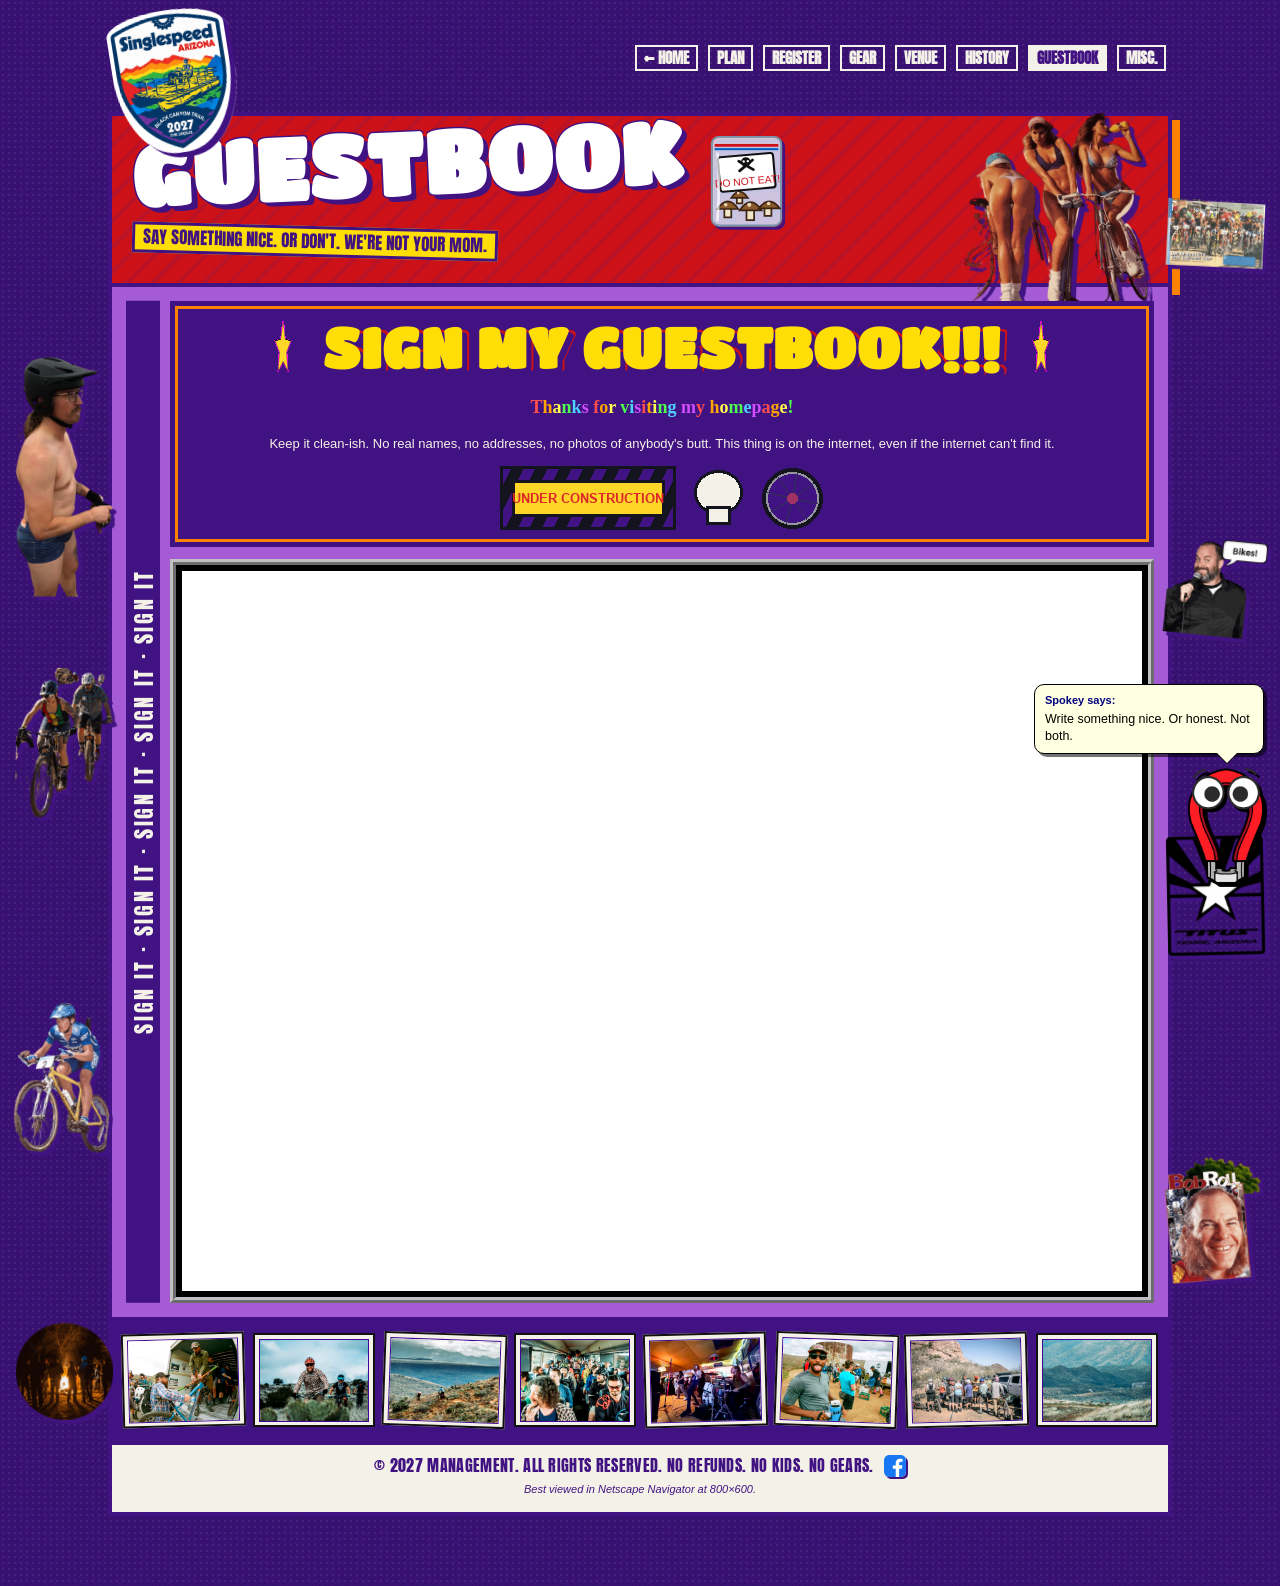
<file: guestbook.html>
<!DOCTYPE html>
<html lang="en">
<head>
<meta charset="utf-8">
<meta name="viewport" content="width=device-width, initial-scale=1">
<meta name="robots" content="noindex, nofollow">
<link rel="icon" href="favicon.ico" sizes="any">
<link rel="icon" type="image/png" sizes="32x32" href="assets/favicon-32.png">
<link rel="icon" type="image/png" sizes="192x192" href="assets/favicon-192.png">
<link rel="apple-touch-icon" href="assets/apple-touch-icon.png">
<title>Guestbook</title>
<link rel="preconnect" href="https://fonts.googleapis.com">
<link rel="preconnect" href="https://fonts.gstatic.com" crossorigin>
<link href="https://fonts.googleapis.com/css2?family=Anton&family=Permanent+Marker&family=Reenie+Beanie&family=Titan+One&display=swap" rel="stylesheet">
<link rel="stylesheet" href="css/site.css">
<style>
  .gb-head { text-align: center; }
  .gb-head .bubble { font-size: clamp(30px, 5vw, 56px); color: var(--yellow); }
  .gb-frame { background: #000; border: 6px ridge #c0c0c0; padding: 6px; }
  .gb-frame iframe { display: block; width: 100%; height: 720px; border: 0; background: #fff; }
  .gb-empty { background: #000; color: #4dff4d; font-family: "Courier New", monospace; padding: 20px; font-size: 14px; line-height: 1.5; }
  .gb-empty code { color: #ff6; }
  .rainbow { font-family: "Comic Sans MS", var(--hand); font-weight: bold; font-size: 18px; }
  .rainbow span:nth-child(6n+1) { color: #ff4d4d; } .rainbow span:nth-child(6n+2) { color: #ffa500; } .rainbow span:nth-child(6n+3) { color: #ffff4d; }
  .rainbow span:nth-child(6n+4) { color: #4dff4d; } .rainbow span:nth-child(6n+5) { color: #4dd2ff; } .rainbow span:nth-child(6n+6) { color: #d24dff; }
  @media (max-width: 768px) { .gb-frame iframe { height: 620px; } }
</style>
</head>
<body>
<div class="catalog">
  <a class="sticker" href="camp.html"><img src="assets/logo.png" alt="Singlespeed Arizona 2027 — The Sequel. Back to camp."></a>
  <nav class="topbar" aria-label="Pages">
    <a href="camp.html">← Home</a><a href="itinerary.html">Plan</a><a href="register.html">Register</a><a href="gear.html">Gear</a><a href="venue.html">Venue</a><a href="history.html">History</a><a href="guestbook.html" aria-current="page">Guestbook</a><a href="misc.html">Misc.</a>
  </nav>

  <div class="floater wide"><img src="assets/obj-babes.png" alt="Three women in bikinis with road bikes and a floor pump, straight out of a 90s catalog"></div>

  <header class="banner">
    <h1 class="bubble">Guestbook</h1>
    <span class="kicker">Say something nice. Or don't. We're not your mom.</span>
  </header>

  <main class="sheet no-rail">
    <div class="vert" aria-hidden="true">Sign it · sign it · sign it · sign it · sign it</div>
    <div>
      <div class="info gb-head" style="margin-bottom:12px">
        <div class="gifrow">
          <img src="assets/gif/star.gif" width="60" height="60" alt="">
          <h2 class="bubble" style="margin:0">Sign my guestbook!!!</h2>
          <img src="assets/gif/star.gif" width="60" height="60" alt="">
        </div>
        <p class="rainbow" aria-label="Thanks for visiting my homepage!"><span>T</span><span>h</span><span>a</span><span>n</span><span>k</span><span>s</span> <span>f</span><span>o</span><span>r</span> <span>v</span><span>i</span><span>s</span><span>i</span><span>t</span><span>i</span><span>n</span><span>g</span> <span>m</span><span>y</span> <span>h</span><span>o</span><span>m</span><span>e</span><span>p</span><span>a</span><span>g</span><span>e</span><span>!</span></p>
        <p>Keep it clean-ish. No real names, no addresses, no photos of anybody's butt. This thing is on the internet, even if the internet can't find it.</p>
        <div class="gifrow"><img src="assets/gif/construction.gif" width="176" height="64" alt="Under construction"><img src="assets/gif/skull.gif" width="64" height="64" alt=""><img src="assets/gif/wheel.gif" width="64" height="64" alt=""></div>
      </div>

      <div class="gb-frame" id="gb"></div>
    </div>
  </main>

  <div class="snapstrip" data-strip="guestbook"></div>

  <footer class="footer">
    <div class="legal">© 2027 Management. All rights reserved. No refunds. No kids. No gears. <a class="fb" href="https://www.facebook.com/SingleSpeedArizona" target="_blank" rel="noopener" aria-label="Single Speed Arizona on Facebook" title="Single Speed Arizona on Facebook"><svg viewBox="0 0 24 24" width="22" height="22" aria-hidden="true" focusable="false"><rect width="24" height="24" rx="5" fill="#1877F2"/><path d="M16.5 24v-9.1h3l.5-3.6h-3.5V9.1c0-1 .3-1.8 1.8-1.8h1.9V4.1c-.3 0-1.5-.1-2.8-.1-2.8 0-4.6 1.7-4.6 4.8v2.6H9.6v3.6h3.2V24z" fill="#fff"/></svg></a></div>
    <div class="bestviewed">Best viewed in Netscape Navigator at 800×600.</div>
  </footer>
  <div class="after-footer"></div>
</div>
<script src="js/site.js"></script>
<script>
  /* ======================= GUESTBOOK CONFIG =======================
     Paste your Atabook guestbook URL here (see README, "Guestbook setup").
     Example: "https://ssaz2027.atabook.org/"
     Leave it empty and the page shows setup instructions instead.   */
  var GUESTBOOK_URL = "https://ssaz.atabook.org/";
  /* ================================================================ */

  (function () {
    var box = document.getElementById("gb");
    if (GUESTBOOK_URL) {
      var f = document.createElement("iframe");
      f.src = GUESTBOOK_URL;
      f.title = "Guestbook (Atabook)";
      f.loading = "lazy";
      f.referrerPolicy = "no-referrer";
      box.appendChild(f);
    } else {
      box.innerHTML = '<div class="gb-empty">C:\\SSAZ\\GUESTBOOK&gt; <span class="blink">_</span><br><br>' +
        'ERROR: guestbook not plugged in yet.<br>Webmaster: make a free guestbook at atabook.org, then paste its URL into ' +
        '<code>GUESTBOOK_URL</code> in guestbook.html. Instructions in README.md.<br><br>' +
        'Everybody else: check back later. Or write your message on a napkin and hand it to Kaolin.</div>';
    }
  })();
</script>
</body>
</html>
</file>
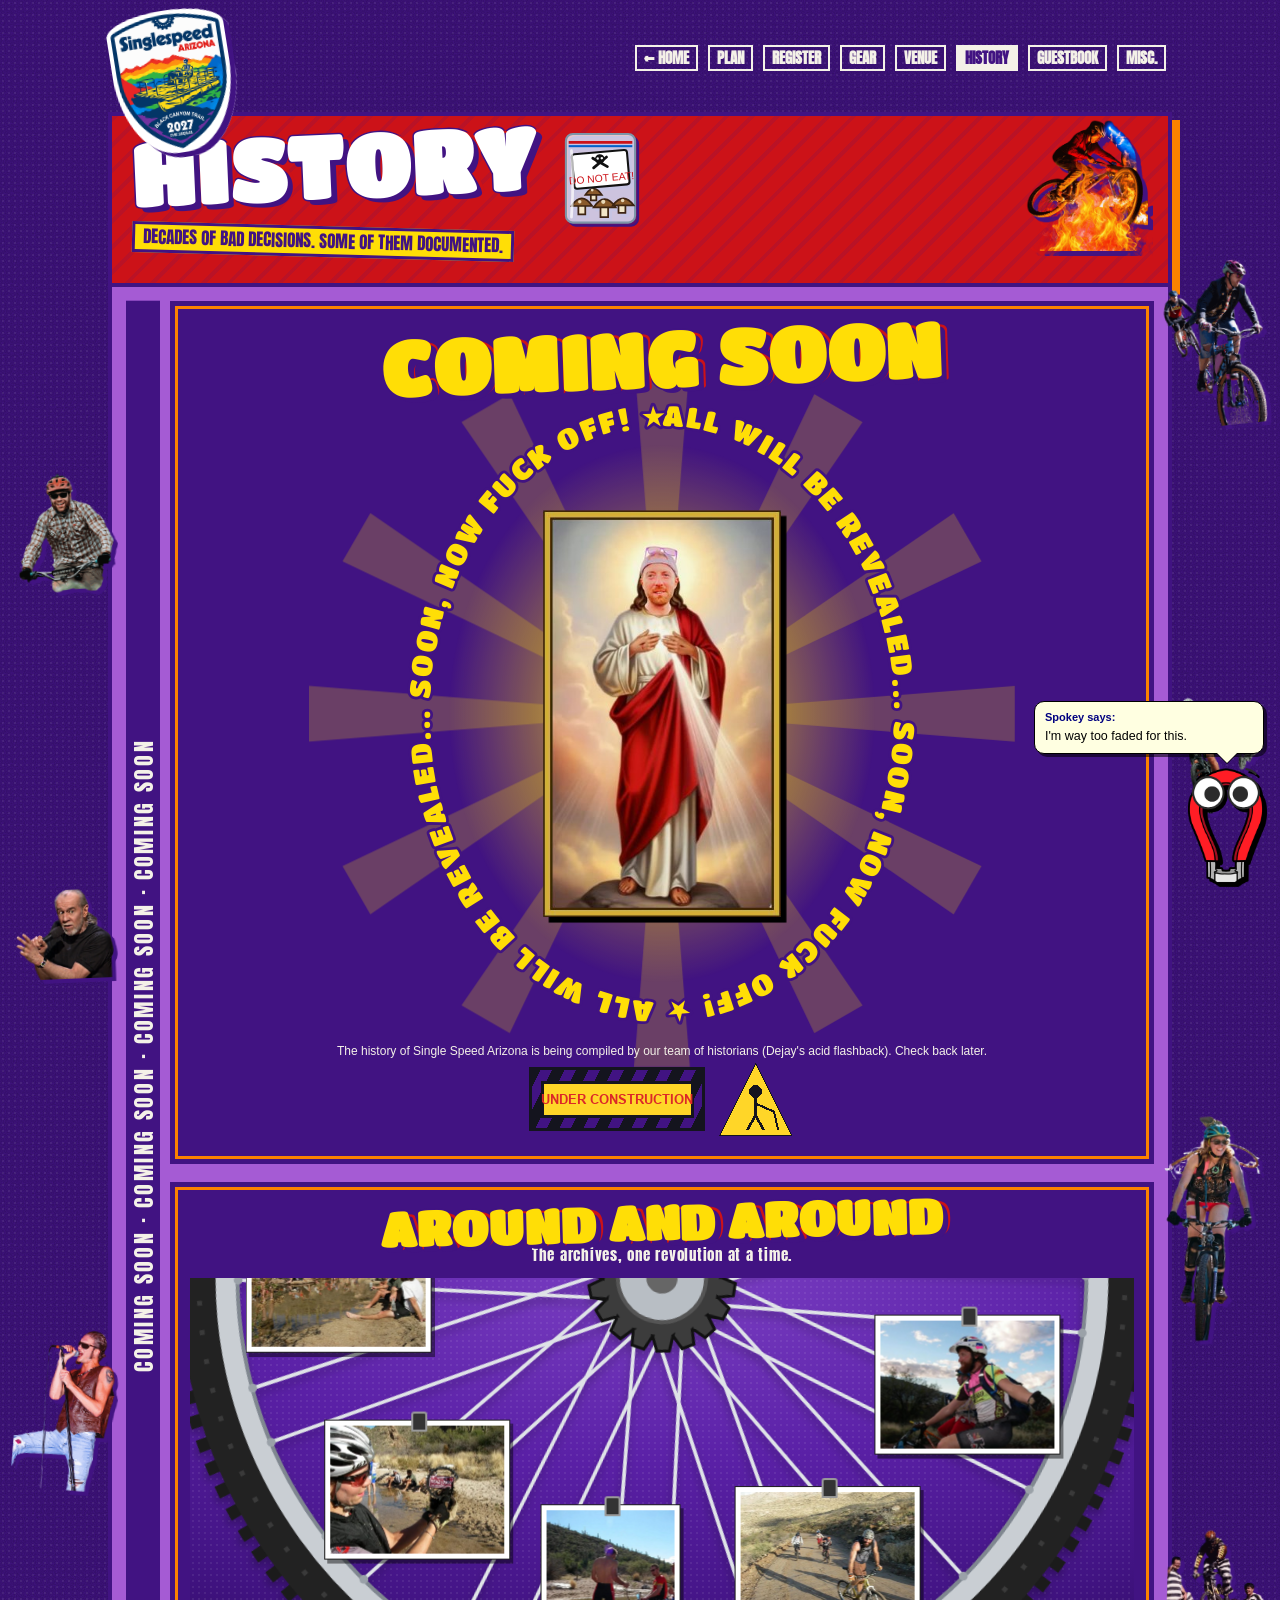
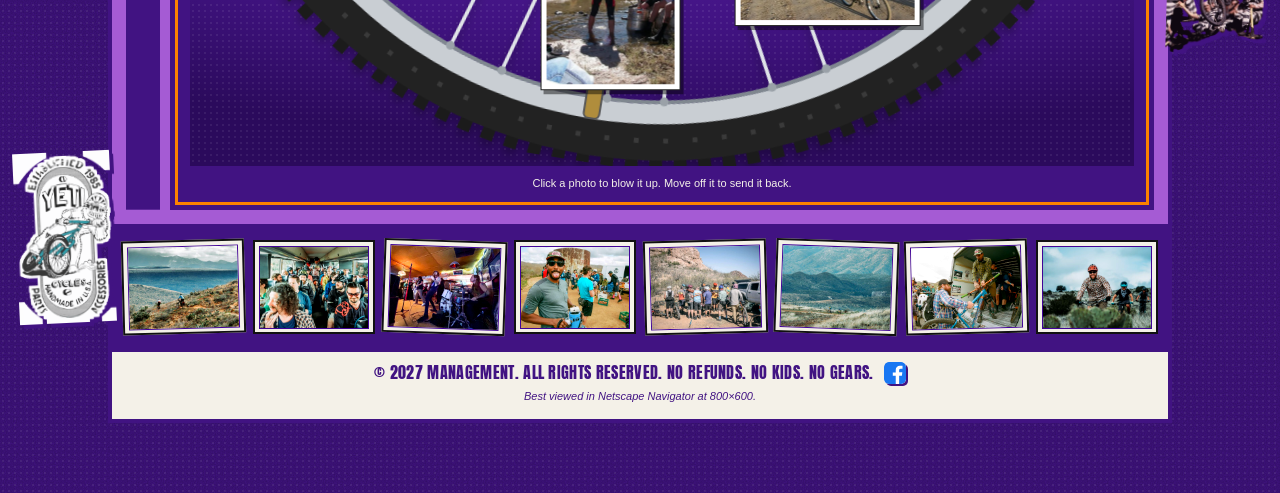
<file: history.html>
<!DOCTYPE html>
<html lang="en">
<head>
<meta charset="utf-8">
<meta name="viewport" content="width=device-width, initial-scale=1">
<meta name="robots" content="noindex, nofollow">
<link rel="icon" href="favicon.ico" sizes="any">
<link rel="icon" type="image/png" sizes="32x32" href="assets/favicon-32.png">
<link rel="icon" type="image/png" sizes="192x192" href="assets/favicon-192.png">
<link rel="apple-touch-icon" href="assets/apple-touch-icon.png">
<title>History</title>
<link rel="preconnect" href="https://fonts.googleapis.com">
<link rel="preconnect" href="https://fonts.gstatic.com" crossorigin>
<link href="https://fonts.googleapis.com/css2?family=Anton&family=Permanent+Marker&family=Reenie+Beanie&family=Titan+One&display=swap" rel="stylesheet">
<link rel="stylesheet" href="css/site.css">
<style>
  .soon { text-align: center; padding: 18px 14px 22px; }
  .soon h2 { font-size: clamp(38px, 7vw, 76px); color: var(--yellow); margin: 0 0 4px; transform: rotate(-2deg); }
  .soon .gifrow { justify-content: center; }
  .revelation { display: block; width: min(100%, 520px); height: auto; margin: 0 auto; overflow: visible; }
  .revelation .ring { font-family: var(--bubble); font-size: 31px; letter-spacing: .02em; fill: var(--yellow); stroke: var(--navy); stroke-width: 6px; paint-order: stroke fill; stroke-linejoin: round; }
  .revelation .rays { transform-box: view-box; transform-origin: 50% 50%; animation: rays 30s linear infinite; }
  .revelation .jesus { filter: drop-shadow(6px 6px 0 #000); animation: glow 3.2s ease-in-out infinite alternate; }
  @keyframes rays { to { transform: rotate(360deg); } }
  @keyframes glow { from { filter: drop-shadow(6px 6px 0 #000) drop-shadow(0 0 6px #fff6b0); } to { filter: drop-shadow(6px 6px 0 #000) drop-shadow(0 0 26px #fff6b0); } }
  @media (prefers-reduced-motion: reduce) { .revelation .rays, .revelation .jesus { animation: none; } }
  .soon .fine { font-size: 12px; margin: 14px 0 0; }
  /* the history wheel (js/history-wheel.js) */
  .wheel-sec { margin-top: 18px; padding: 14px 14px 16px; }
  .wheel-sec h2 { text-align: center; font-size: clamp(30px, 5vw, 48px); color: var(--yellow); margin: 0; transform: rotate(-1.5deg); }
  .wheel-sec .kick { text-align: center; font-family: var(--cond); font-size: 15px; letter-spacing: .05em; margin: 2px 0 10px; }
  .hw-stage {
    position: relative; overflow: hidden; height: 360px; border: 3px solid var(--navy); box-shadow: 6px 6px 0 var(--navy);
    background: radial-gradient(120% 95% at 50% 0%, #7b3fc4 0%, #5a20a6 40%, var(--navy) 75%, #2b0a5c 100%);
  }
  .hw-stage::after { content: ""; position: absolute; inset: 0; pointer-events: none; background: radial-gradient(rgba(255, 255, 255, .07) 1.2px, transparent 1.4px); background-size: 6px 6px; z-index: 0; }
  .hw-wheel { position: absolute; z-index: 1; }
  .hw-card { cursor: zoom-in; }
  .hw-card:focus-visible { outline: 3px solid var(--yellow); outline-offset: 2px; }
  .hw-zoom {
    position: fixed; z-index: 160; box-sizing: border-box; padding: 10px; background: #fff; border: 2px solid #222;
    box-shadow: 4px 4px 0 rgba(0, 0, 0, .4); cursor: zoom-out;
    transition: left .3s ease, top .3s ease, width .3s ease, height .3s ease, box-shadow .3s ease;
  }
  .hw-zoom.big { box-shadow: 12px 12px 0 var(--navy), 0 0 0 4px var(--yellow); }
  .hw-zoom img { display: block; width: 100%; height: 100%; object-fit: cover; }
  @media (prefers-reduced-motion: reduce) { .hw-zoom { transition: none; } }
  .hw-svg { position: absolute; inset: 0; width: 100%; height: 100%; filter: drop-shadow(0 6px 4px rgba(0, 0, 0, .25)); }
  .hw-slot { position: absolute; left: 50%; top: 50%; width: 0; height: 0; will-change: transform; }
  .hw-svg, .hw-card { will-change: transform; }
  .hw-card {
    position: absolute; left: 0; top: 0; margin: 0; width: var(--card); height: calc(var(--card) * .75);
    background: #fff; padding: 5px; box-shadow: 3px 4px 0 rgba(0, 0, 0, .45); border: 1px solid #222;
  }
  .hw-card.tall { width: calc(var(--card) * .75); height: var(--card); }
  .hw-card img { display: block; width: 100%; height: 100%; object-fit: cover; }
  .hw-card::before { content: ""; position: absolute; left: 50%; top: -9px; width: 12px; height: 16px; margin-left: -6px; background: #333; border: 2px solid #999; border-radius: 3px 3px 1px 1px; }
  .hw-hint { text-align: center; font-size: 11px; margin: 8px 0 0; }
</style>
</head>
<body>
<div class="catalog">
  <a class="sticker" href="camp.html"><img src="assets/logo.png" alt="Singlespeed Arizona 2027 — The Sequel. Back to camp."></a>
  <nav class="topbar" aria-label="Pages">
    <a href="camp.html">← Home</a><a href="itinerary.html">Plan</a><a href="register.html">Register</a><a href="gear.html">Gear</a><a href="venue.html">Venue</a><a href="history.html" aria-current="page">History</a><a href="guestbook.html">Guestbook</a><a href="misc.html">Misc.</a>
  </nav>

  <div class="floater"><img src="assets/obj-bonfire-jump.png" alt="Someone jumping over the bonfire, a time-honored tradition"></div>

  <header class="banner">
    <h1 class="bubble">History</h1>
    <span class="kicker">Decades of bad decisions. Some of them documented.</span>
  </header>

  <main class="sheet no-rail">
    <div class="vert" aria-hidden="true">Coming soon · coming soon · coming soon · coming soon</div>
    <div>
    <div class="info soon">
      <h2 class="bubble">Coming soon</h2>
      <svg class="revelation" viewBox="0 0 560 680" role="img" aria-labelledby="rev-t">
        <title id="rev-t">Scandinavian Jesus, glowing, surrounded by the words: All will be revealed... soon, now fuck off!</title>
        <defs>
          <path id="ring" d="M280 30 a250 310 0 1 1 -0.1 0"/>
          <radialGradient id="halo"><stop offset="0" stop-color="#fff6b0" stop-opacity=".95"/><stop offset=".6" stop-color="#FFDE06" stop-opacity=".35"/><stop offset="1" stop-color="#FFDE06" stop-opacity="0"/></radialGradient>
        </defs>
        <g class="rays" aria-hidden="true">
          <g fill="#FFDE06" opacity=".22">
            <path d="M280 340 L250 -40 L310 -40 Z"/><path d="M280 340 L250 -40 L310 -40 Z" transform="rotate(30 280 340)"/>
            <path d="M280 340 L250 -40 L310 -40 Z" transform="rotate(60 280 340)"/><path d="M280 340 L250 -40 L310 -40 Z" transform="rotate(90 280 340)"/>
            <path d="M280 340 L250 -40 L310 -40 Z" transform="rotate(120 280 340)"/><path d="M280 340 L250 -40 L310 -40 Z" transform="rotate(150 280 340)"/>
            <path d="M280 340 L250 -40 L310 -40 Z" transform="rotate(180 280 340)"/><path d="M280 340 L250 -40 L310 -40 Z" transform="rotate(210 280 340)"/>
            <path d="M280 340 L250 -40 L310 -40 Z" transform="rotate(240 280 340)"/><path d="M280 340 L250 -40 L310 -40 Z" transform="rotate(270 280 340)"/>
            <path d="M280 340 L250 -40 L310 -40 Z" transform="rotate(300 280 340)"/><path d="M280 340 L250 -40 L310 -40 Z" transform="rotate(330 280 340)"/>
          </g>
        </g>
        <ellipse cx="280" cy="340" rx="230" ry="290" fill="url(#halo)" aria-hidden="true"/>
        <image class="jesus" href="assets/roamers/scandi-jesus.jpg" x="152" y="121" width="256" height="438"/>
        <text class="ring" aria-hidden="true"><textPath href="#ring" textLength="1770" lengthAdjust="spacing">ALL WILL BE REVEALED... SOON, NOW FUCK OFF! ★ ALL WILL BE REVEALED... SOON, NOW FUCK OFF! ★</textPath></text>
      </svg>
      <p class="fine">The history of Single Speed Arizona is being compiled by our team of historians (Dejay's acid flashback). Check back later.</p>
      <div class="gifrow"><img src="assets/gif/construction.gif" width="176" height="64" alt="Under construction"><img src="assets/gif/digger.gif" width="80" height="80" alt=""></div>
    </div>

    <section class="info wheel-sec" aria-labelledby="tl">
      <h2 id="tl" class="bubble">Around and around</h2>
      <p class="kick">The archives, one revolution at a time.</p>
      <div class="hw-stage" id="history-wheel" role="region" aria-label="Old SSAZ photos riding the spokes of a slowly spinning bike wheel. Click a photo to enlarge it."></div>
      <p class="hw-hint">Click a photo to blow it up. Move off it to send it back.</p>
    </section>
    </div>
  </main>

  <div class="snapstrip" data-strip="history"></div>

  <footer class="footer">
    <div class="legal">© 2027 Management. All rights reserved. No refunds. No kids. No gears. <a class="fb" href="https://www.facebook.com/SingleSpeedArizona" target="_blank" rel="noopener" aria-label="Single Speed Arizona on Facebook" title="Single Speed Arizona on Facebook"><svg viewBox="0 0 24 24" width="22" height="22" aria-hidden="true" focusable="false"><rect width="24" height="24" rx="5" fill="#1877F2"/><path d="M16.5 24v-9.1h3l.5-3.6h-3.5V9.1c0-1 .3-1.8 1.8-1.8h1.9V4.1c-.3 0-1.5-.1-2.8-.1-2.8 0-4.6 1.7-4.6 4.8v2.6H9.6v3.6h3.2V24z" fill="#fff"/></svg></a></div>
    <div class="bestviewed">Best viewed in Netscape Navigator at 800×600.</div>
  </footer>
  <div class="after-footer"></div>
</div>
<script src="js/site.js"></script>
<script src="js/history-wheel.js"></script>
</body>
</html>
</file>
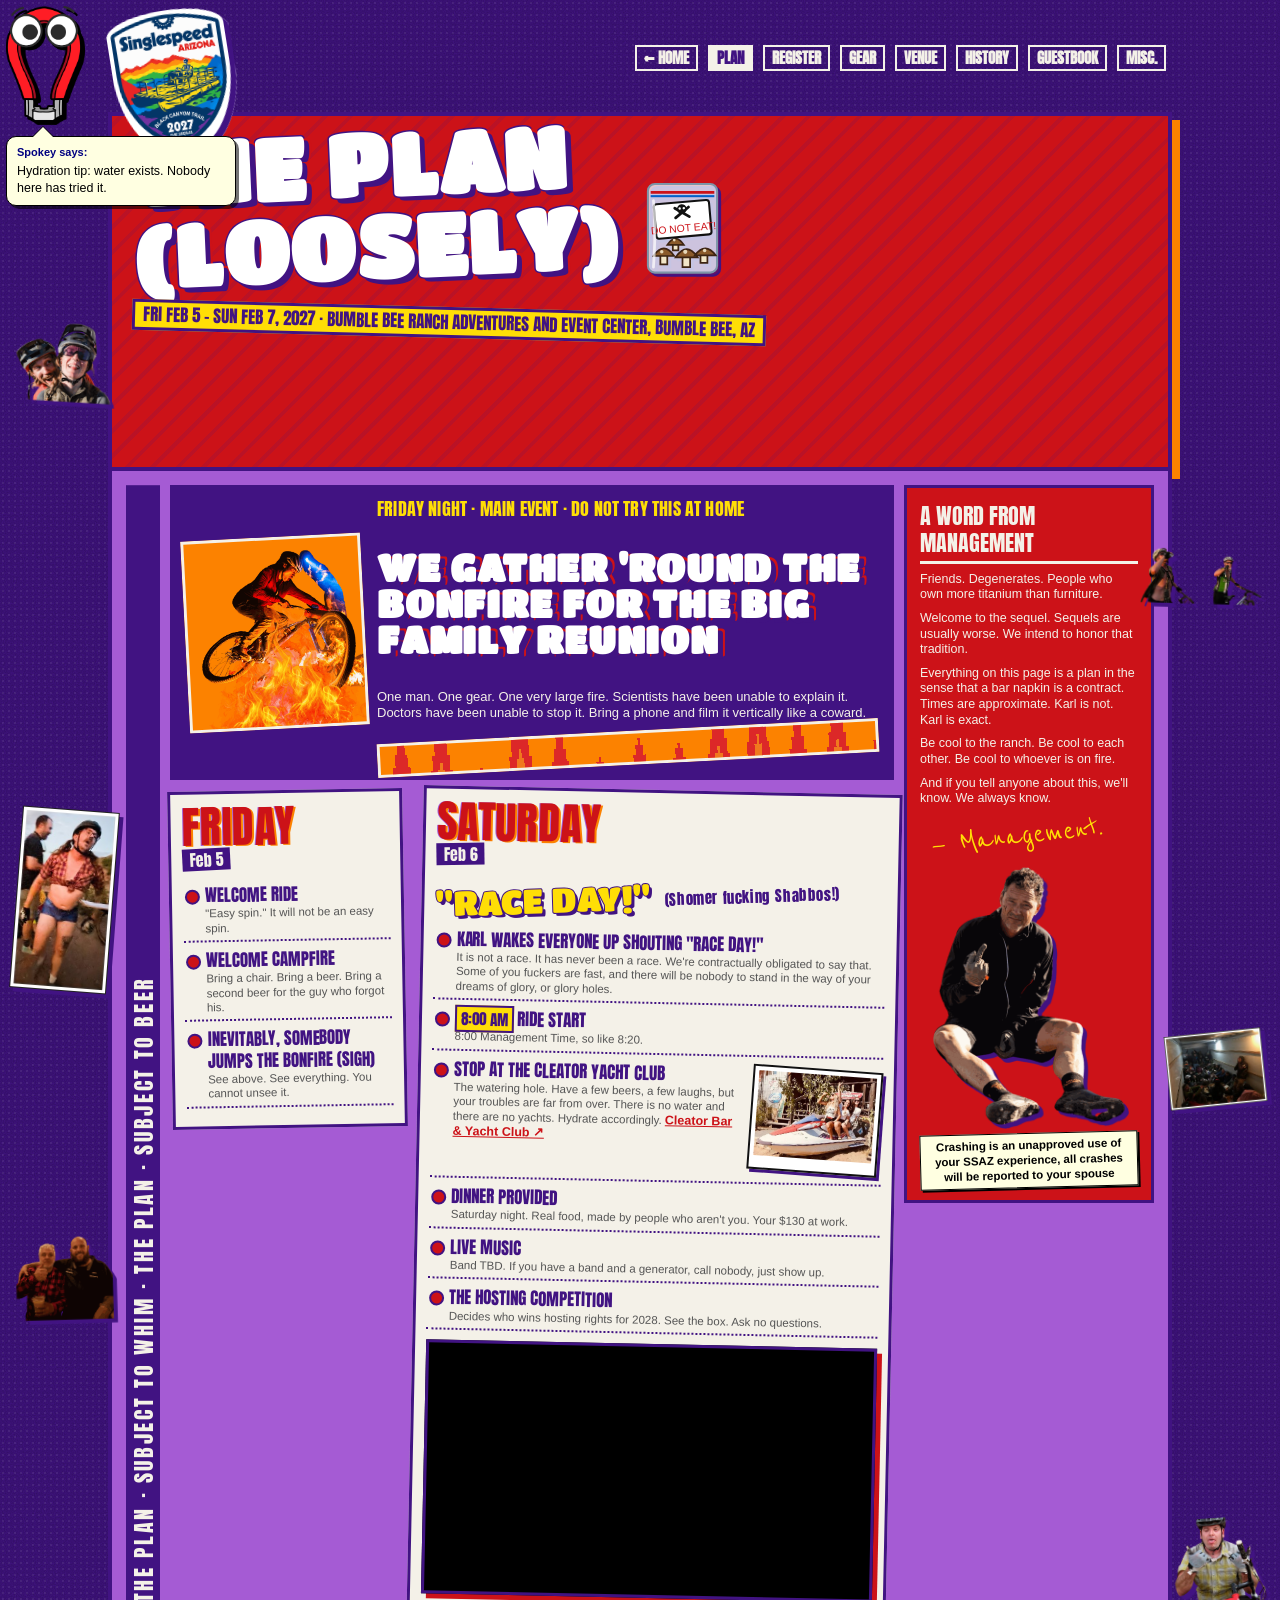
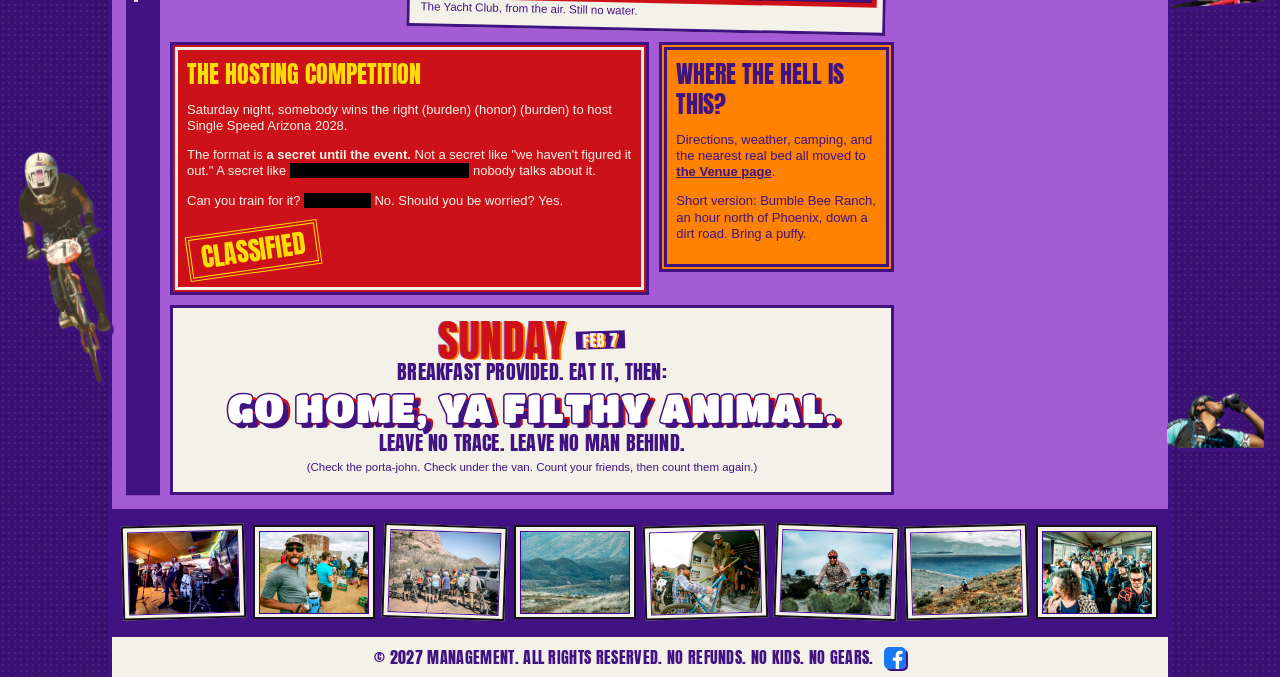
<file: itinerary.html>
<!DOCTYPE html>
<html lang="en">
<head>
<meta charset="utf-8">
<meta name="viewport" content="width=device-width, initial-scale=1">
<meta name="robots" content="noindex, nofollow">
<link rel="icon" href="favicon.ico" sizes="any">
<link rel="icon" type="image/png" sizes="32x32" href="assets/favicon-32.png">
<link rel="icon" type="image/png" sizes="192x192" href="assets/favicon-192.png">
<link rel="apple-touch-icon" href="assets/apple-touch-icon.png">
<title>The Plan (Loosely)</title>
<link rel="preconnect" href="https://fonts.googleapis.com">
<link rel="preconnect" href="https://fonts.gstatic.com" crossorigin>
<link href="https://fonts.googleapis.com/css2?family=Anton&family=Permanent+Marker&family=Reenie+Beanie&family=Titan+One&display=swap" rel="stylesheet">
<link rel="stylesheet" href="css/site.css">
<style>
  .day { font-size: 44px; color: var(--berry); margin: 0; }
  .date { display: inline-block; background: var(--navy); color: var(--paper); font-family: var(--cond); font-size: 16px; padding: 1px 7px; transform: rotate(-2deg); margin-bottom: 6px; }
  .items { list-style: none; padding: 0 !important; }
  .items li { border-bottom: 2px dotted var(--navy); padding: 5px 0 5px 22px; position: relative; }
  .items li::before { content: ""; position: absolute; left: 2px; top: 9px; width: 11px; height: 11px; border-radius: 50%; background: var(--berry); border: 2px solid var(--navy); }
  .items b { font-family: var(--cond); font-weight: normal; text-transform: uppercase; font-size: 17px; }
  .items .joke { display: block; font-size: 11.5px; color: #555; }
  .time { background: var(--yellow); border: 2px solid var(--navy); padding: 0 4px; font-family: var(--cond); font-size: 15px; }
  .racecall small { font-family: var(--cond); font-size: 15px; letter-spacing: .04em; color: var(--navy); -webkit-text-stroke: 0; text-shadow: none; vertical-align: middle; margin-left: 6px; }
  .racecall { font-family: var(--bubble); font-size: 34px; color: var(--yellow); -webkit-text-stroke: 2px var(--navy); paint-order: stroke fill; text-shadow: 3px 3px 0 var(--navy); transform: rotate(-3deg); display: inline-block; margin: 2px 0 4px; }
  .redacted { background: #000; color: #000; padding: 0 3px; user-select: none; }
  .stamp { display: inline-block; border: 4px double var(--yellow); color: var(--yellow); font-family: var(--cond); font-size: 26px; padding: 2px 10px; transform: rotate(-8deg); margin: 6px 0; }
  .sunday { text-align: center; }
  .sunday .bubble { font-size: clamp(26px, 3.4vw, 40px); }
  .video { position: relative; aspect-ratio: 16 / 9; background: #000; border: 3px solid var(--navy); box-shadow: 5px 5px 0 var(--berry); }
  .video iframe { position: absolute; inset: 0; width: 100%; height: 100%; border: 0; }
  .items a { font-size: 12.5px; }
  .items li.has-thumb { display: flow-root; }
  .li-thumb { float: right; width: 130px; margin: 2px 2px 6px 10px; background: #fff; padding: 4px 4px 12px; border: 2px solid #111; box-shadow: 3px 3px 0 var(--navy); transform: rotate(3deg); transition: transform .12s steps(2); }
  .li-thumb:hover, .li-thumb:focus-visible { background: #fff; transform: rotate(0deg) scale(1.12); position: relative; z-index: 5; }
  .li-thumb img { display: block; width: 100%; height: auto; }
  @media (max-width: 768px) { .li-thumb { width: 110px; } }
  .crash { margin: 16px 0 2px; text-align: center; }
  .crash img { display: block; width: 88%; max-width: 220px; margin: 0 auto; filter: drop-shadow(4px 4px 0 var(--navy)); transform-origin: 50% 100%; animation: woozy 3s ease-in-out infinite; }
  .crash:hover img { animation: woozy-hard .35s steps(2) infinite; }
  @keyframes woozy { 0%, 100% { transform: rotate(-2deg); } 50% { transform: rotate(2.5deg); } }
  @keyframes woozy-hard { 0% { transform: rotate(-5deg) translateX(-3px); } 100% { transform: rotate(5deg) translateX(3px); } }
  .crash figcaption { display: inline-block; margin-top: 8px; background: #ffffe1; color: #000; border: 1px solid #000; box-shadow: 2px 2px 0 #000; font: bold 11.5px/1.3 Tahoma, Arial, sans-serif; padding: 4px 6px; transform: rotate(-1.5deg); }
  @media (prefers-reduced-motion: reduce) { .crash img, .crash:hover img { animation: none; } }
  @media (max-width: 768px) { .day { font-size: 36px; } }
</style>
</head>
<body>
<div class="catalog">
  <a class="sticker" href="camp.html"><img src="assets/logo.png" alt="Singlespeed Arizona 2027 — The Sequel. Back to camp."></a>
  <nav class="topbar" aria-label="Pages">
    <a href="camp.html">← Home</a><a href="itinerary.html" aria-current="page">Plan</a><a href="register.html">Register</a><a href="gear.html">Gear</a><a href="venue.html">Venue</a><a href="history.html">History</a><a href="guestbook.html">Guestbook</a><a href="misc.html">Misc.</a>
  </nav>

  <header class="banner">
    <h1 class="bubble">The plan<br>(loosely)</h1>
    <span class="kicker">Fri Feb 5 – Sun Feb 7, 2027 · Bumble Bee Ranch Adventures and Event Center, Bumble Bee, AZ</span>
  </header>

  <main class="sheet">
    <div class="vert" aria-hidden="true">The plan · subject to whim · the plan · subject to beer</div>

    <div class="cols">
      <section class="hero span3" aria-labelledby="hero-t">
        <img src="assets/obj-bonfire-jump.png" alt="A rider on a mountain bike jumping through the bonfire flames">
        <div>
          <div class="cond" style="color:var(--yellow);font-size:18px">Friday night · main event · do not try this at home</div>
          <h2 id="hero-t" class="bubble big">We gather 'round the bonfire for the big family reunion</h2>
          <p style="margin:6px 0 0">One man. One gear. One very large fire. Scientists have been unable to explain it. Doctors have been unable to stop it. Bring a phone and film it vertically like a coward.</p>
          <img class="flames" src="assets/gif/flames.gif" alt="">
        </div>
      </section>

      <section class="panel tilt-l" aria-labelledby="fri">
        <h2 id="fri" class="cond day misreg">Friday</h2>
        <span class="date">Feb 5</span>
        <ul class="items">
          <li><b>Welcome ride</b><span class="joke">"Easy spin." It will not be an easy spin.</span></li>
          <li><b>Welcome campfire</b><span class="joke">Bring a chair. Bring a beer. Bring a second beer for the guy who forgot his.</span></li>
          <li><b>Inevitably, somebody jumps the bonfire (sigh)</b><span class="joke">See above. See everything. You cannot unsee it.</span></li>
        </ul>
      </section>

      <section class="panel span2 tilt-r" aria-labelledby="sat">
        <h2 id="sat" class="cond day misreg">Saturday</h2>
        <span class="date">Feb 6</span>
        <div class="racecall"><span aria-hidden="true">"RACE DAY!"</span> <small>(Shomer fucking Shabbos!)</small></div>
        <ul class="items">
          <li><b>Karl wakes everyone up shouting "RACE DAY!"</b><span class="joke">It is not a race. It has never been a race. We're contractually obligated to say that. Some of you fuckers are fast, and there will be nobody to stand in the way of your dreams of glory, or glory holes.</span></li>
          <li><span class="time">8:00 AM</span> <b>Ride start</b><span class="joke">8:00 Management Time, so like 8:20.</span></li>
          <li class="has-thumb"><a class="li-thumb" href="assets/photos/cleator-jetski.jpg" target="_blank" rel="noopener"><img src="assets/photos/cleator-jetski.jpg" width="654" height="469" alt="Three women on a beached jet ski outside the Cleator Yacht Club, one chugging a drink"></a><b>Stop at the Cleator Yacht Club</b><span class="joke">The watering hole. Have a few beers, a few laughs, but your troubles are far from over. There is no water and there are no yachts. Hydrate accordingly. <a href="https://www.cleatorbarandyachtclub.com/" target="_blank" rel="noopener">Cleator Bar &amp; Yacht Club ↗</a></span></li>
          <li><b>Dinner provided</b><span class="joke">Saturday night. Real food, made by people who aren't you. Your $130 at work.</span></li>
          <li><b>Live music</b><span class="joke">Band TBD. If you have a band and a generator, call nobody, just show up.</span></li>
          <li><b>The Hosting Competition</b><span class="joke">Decides who wins hosting rights for 2028. See the box. Ask no questions.</span></li>
        </ul>
        <div class="video" style="margin-top:10px">
          <iframe src="https://www.youtube-nocookie.com/embed/fA5DOnJWx-o" title="Cleator Bar and Yacht Club (drone video)" loading="lazy" allow="accelerometer; encrypted-media; gyroscope; picture-in-picture" allowfullscreen referrerpolicy="strict-origin-when-cross-origin"></iframe>
        </div>
        <p style="font-size:11.5px;margin:6px 0 0">The Yacht Club, from the air. Still no water.</p>
      </section>

      <section class="info berry span2" aria-labelledby="hc">
        <h3 id="hc">The Hosting Competition</h3>
        <p>Saturday night, somebody wins the right (burden) (honor) (burden) to host Single Speed Arizona 2028.</p>
        <p>The format is <b>a secret until the event.</b> Not a secret like "we haven't figured it out." A secret like <span class="redacted">XXXXXXXXXXXXXXXXXXXX</span> nobody talks about it.</p>
        <p>Can you train for it? <span class="redacted">XXXXXXX</span> No. Should you be worried? Yes.</p>
        <div class="stamp">CLASSIFIED</div>
      </section>

      <section class="info rose" aria-labelledby="wh">
        <h3 id="wh">Where the hell is this?</h3>
        <p>Directions, weather, camping, and the nearest real bed all moved to <a href="venue.html">the Venue page</a>.</p>
        <p>Short version: Bumble Bee Ranch, an hour north of Phoenix, down a dirt road. Bring a puffy.</p>
      </section>

      <section class="panel span3 sunday" aria-labelledby="sun">
        <h2 id="sun" class="cond day misreg">Sunday <span class="date" style="vertical-align:middle">Feb 7</span></h2>
        <p class="cond" style="font-size:20px;margin:0 0 6px">Breakfast provided. Eat it, then:</p>
        <p class="bubble">Go home, ya filthy animal.</p>
        <p class="cond" style="font-size:20px;margin-top:6px">Leave no trace. Leave no man behind.</p>
        <p style="font-size:11.5px">(Check the porta-john. Check under the van. Count your friends, then count them again.)</p>
      </section>
    </div>

    <aside class="mgmt" aria-labelledby="mg">
      <h3 id="mg">A word from Management</h3>
      <p>Friends. Degenerates. People who own more titanium than furniture.</p>
      <p>Welcome to the sequel. Sequels are usually worse. We intend to honor that tradition.</p>
      <p>Everything on this page is a plan in the sense that a bar napkin is a contract. Times are approximate. Karl is not. Karl is exact.</p>
      <p>Be cool to the ranch. Be cool to each other. Be cool to whoever is on fire.</p>
      <p>And if you tell anyone about this, we'll know. We always know.</p>
      <div class="sig">— Management.</div>
      <figure class="crash">
        <img src="assets/obj-crash.png" alt="A muddy rider sitting in the dirt after a crash, flipping off the camera">
        <figcaption>Crashing is an unapproved use of your SSAZ experience, all crashes will be reported to your spouse</figcaption>
      </figure>
    </aside>
  </main>

  <div class="snapstrip" data-strip="itinerary"></div>

  <footer class="footer">
    <div class="legal">© 2027 Management. All rights reserved. No refunds. No kids. No gears. <a class="fb" href="https://www.facebook.com/SingleSpeedArizona" target="_blank" rel="noopener" aria-label="Single Speed Arizona on Facebook" title="Single Speed Arizona on Facebook"><svg viewBox="0 0 24 24" width="22" height="22" aria-hidden="true" focusable="false"><rect width="24" height="24" rx="5" fill="#1877F2"/><path d="M16.5 24v-9.1h3l.5-3.6h-3.5V9.1c0-1 .3-1.8 1.8-1.8h1.9V4.1c-.3 0-1.5-.1-2.8-.1-2.8 0-4.6 1.7-4.6 4.8v2.6H9.6v3.6h3.2V24z" fill="#fff"/></svg></a></div>
    <div class="bestviewed">Best viewed in Netscape Navigator at 800×600.</div>
  </footer>
  <div class="after-footer"></div>
</div>
<script src="js/site.js"></script>
</body>
</html>
</file>
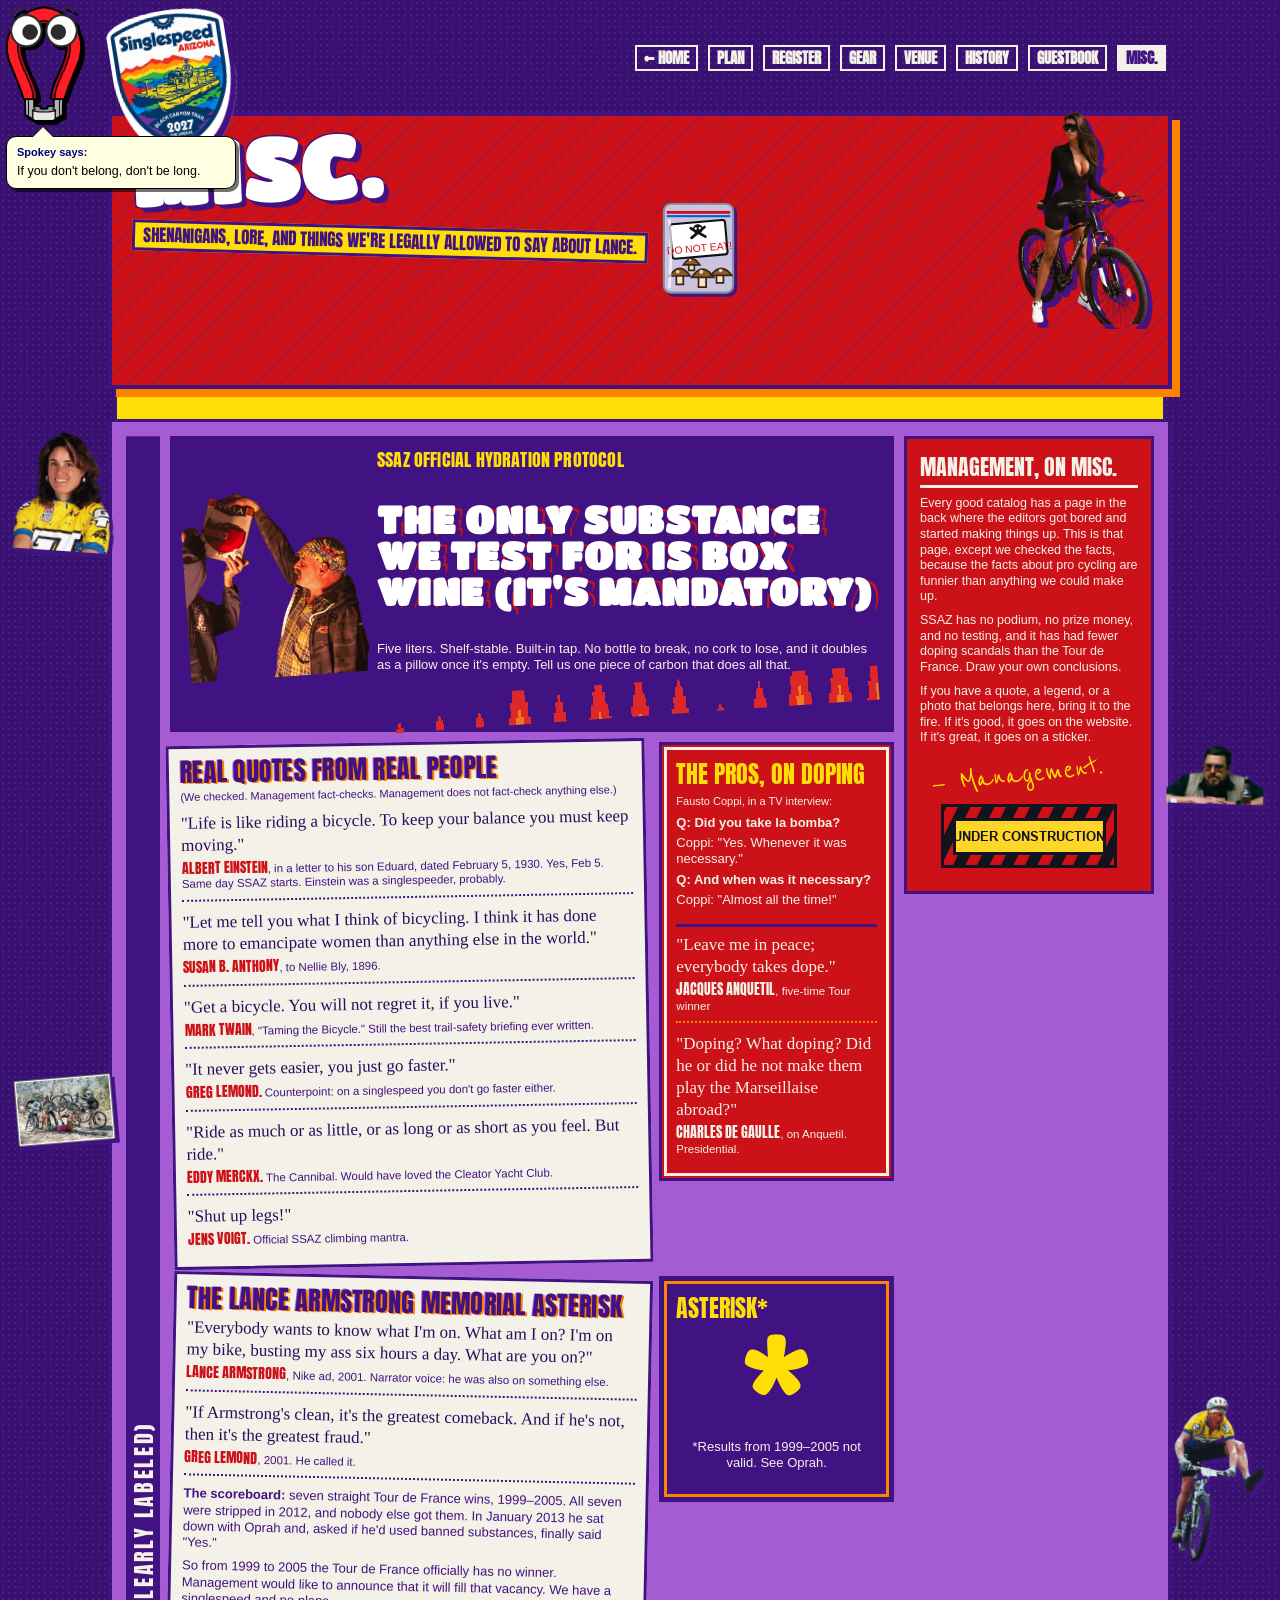
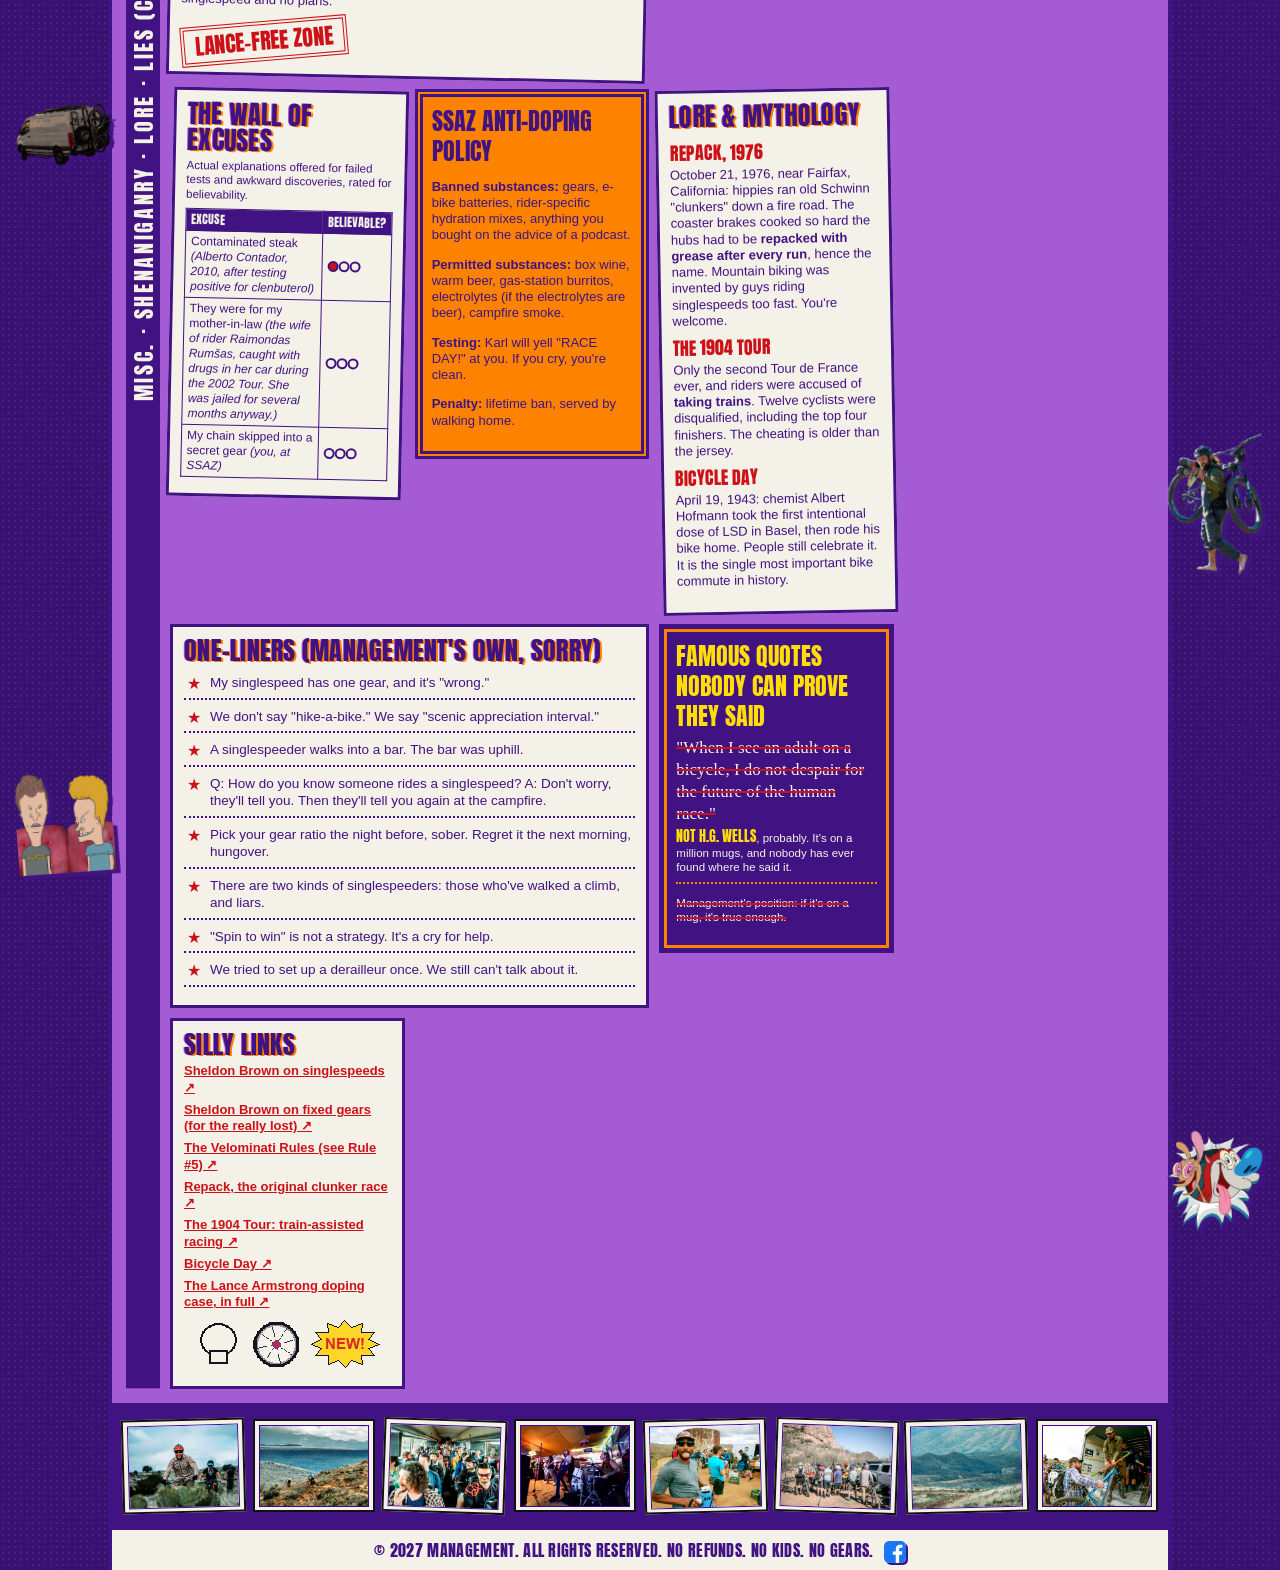
<file: misc.html>
<!DOCTYPE html>
<html lang="en">
<head>
<meta charset="utf-8">
<meta name="viewport" content="width=device-width, initial-scale=1">
<meta name="robots" content="noindex, nofollow">
<link rel="icon" href="favicon.ico" sizes="any">
<link rel="icon" type="image/png" sizes="32x32" href="assets/favicon-32.png">
<link rel="icon" type="image/png" sizes="192x192" href="assets/favicon-192.png">
<link rel="apple-touch-icon" href="assets/apple-touch-icon.png">
<title>Misc.</title>
<link rel="preconnect" href="https://fonts.googleapis.com">
<link rel="preconnect" href="https://fonts.gstatic.com" crossorigin>
<link href="https://fonts.googleapis.com/css2?family=Anton&family=Permanent+Marker&family=Reenie+Beanie&family=Titan+One&display=swap" rel="stylesheet">
<link rel="stylesheet" href="css/site.css">
<style>
  .quote { margin: 0 0 10px; padding: 0 0 8px; border-bottom: 2px dotted var(--navy); }
  .quote:last-child { border-bottom: 0; margin-bottom: 0; }
  .quote p { margin: 0; font-family: var(--hand); font-size: 17px; line-height: 1.3; color: #2B0B5E; }
  .quote footer { margin-top: 3px; font-size: 11.5px; }
  .quote footer b { font-family: var(--cond); font-weight: normal; text-transform: uppercase; font-size: 14px; color: var(--berry); }
  .info .quote { border-color: var(--rose); }
  .info .quote p { color: var(--paper); }
  .info .quote footer b { color: var(--yellow); }
  .qa p { margin: 0 0 4px; }
  .qa .q { font-weight: bold; }
  .asterisk { font-family: var(--bubble); font-size: 120px; line-height: .8; color: var(--yellow); -webkit-text-stroke: 4px var(--navy); paint-order: stroke fill; text-shadow: 6px 6px 0 var(--navy); text-align: center; margin: 10px 0 0; }
  .oneliners { list-style: none; padding: 0 !important; margin: 0; }
  .oneliners li { padding: 6px 0 6px 26px; border-bottom: 2px dotted var(--navy); position: relative; font-size: 13.5px; }
  .oneliners li::before { content: "★"; position: absolute; left: 3px; top: 5px; color: var(--berry); font-size: 16px; }
  .lore dt { font-family: var(--cond); text-transform: uppercase; font-size: 18px; color: var(--berry); margin-top: 8px; }
  .lore dd { margin: 2px 0 0; }
  .links a { display: block; margin: 0 0 6px; }
  .stamp-no { display: inline-block; border: 4px double var(--berry); color: var(--berry); font-family: var(--cond); font-size: 22px; padding: 2px 10px; transform: rotate(-6deg); margin: 6px 0 2px; }
  .hero-wine img { background: none; border: 0; transform: rotate(-4deg); }
  .misattr p { text-decoration: line-through; text-decoration-color: var(--berry); text-decoration-thickness: 2px; }
</style>
</head>
<body>
<div class="catalog">
  <a class="sticker" href="camp.html"><img src="assets/logo.png" alt="Singlespeed Arizona 2027 — The Sequel. Back to camp."></a>
  <nav class="topbar" aria-label="Pages">
    <a href="camp.html">← Home</a><a href="itinerary.html">Plan</a><a href="register.html">Register</a><a href="gear.html">Gear</a><a href="venue.html">Venue</a><a href="history.html">History</a><a href="guestbook.html">Guestbook</a><a href="misc.html" aria-current="page">Misc.</a>
  </nav>

  <a class="floater" href="http://drunkcyclistporn.com/" target="_blank" rel="noopener" data-label="PORN">
    <img src="assets/obj-babe.png" alt="A woman in a black catsuit posing with a mountain bike: link to drunkcyclistporn.com (opens in a new tab)">
  </a>

  <header class="banner">
    <h1 class="bubble">Misc.</h1>
    <span class="kicker">Shenanigans, lore, and things we're legally allowed to say about Lance.</span>
  </header>

  <div class="marquee" aria-hidden="true"><span>★ CERTIFIED LANCE-FREE ZONE SINCE FOREVER ★ THE ONLY THING WE TEST FOR IS GEARS ★ BOX WINE IS NOT A PERFORMANCE ENHANCER (WE'VE CHECKED, EXTENSIVELY) ★ SHUT UP LEGS ★ WALKING IS A VALID GEAR ★</span></div>

  <main class="sheet">
    <div class="vert" aria-hidden="true">Misc. · shenaniganry · lore · lies (clearly labeled)</div>

    <div class="cols">
      <section class="hero hero-wine span3" aria-labelledby="h1">
        <img src="assets/obj-wine.png" alt="Two guys at night hoisting a box of wine overhead like a trophy">
        <div>
          <div class="cond" style="color:var(--yellow);font-size:18px">SSAZ official hydration protocol</div>
          <h2 id="h1" class="bubble big">The only substance we test for is box wine (it's mandatory)</h2>
          <p style="margin:6px 0 0">Five liters. Shelf-stable. Built-in tap. No bottle to break, no cork to lose, and it doubles as a pillow once it's empty. Tell us one piece of carbon that does all that.</p>
          <img class="flames" src="assets/gif/flames.gif" alt="">
        </div>
      </section>

      <section class="panel tilt-l span2" aria-labelledby="qt">
        <h3 id="qt" class="cond misreg">Real quotes from real people</h3>
        <p style="font-size:11px;margin-bottom:8px">(We checked. Management fact-checks. Management does not fact-check anything else.)</p>
        <blockquote class="quote"><p>"Life is like riding a bicycle. To keep your balance you must keep moving."</p><footer><b>Albert Einstein</b>, in a letter to his son Eduard, dated February 5, 1930. Yes, Feb 5. Same day SSAZ starts. Einstein was a singlespeeder, probably.</footer></blockquote>
        <blockquote class="quote"><p>"Let me tell you what I think of bicycling. I think it has done more to emancipate women than anything else in the world."</p><footer><b>Susan B. Anthony</b>, to Nellie Bly, 1896.</footer></blockquote>
        <blockquote class="quote"><p>"Get a bicycle. You will not regret it, if you live."</p><footer><b>Mark Twain</b>, "Taming the Bicycle." Still the best trail-safety briefing ever written.</footer></blockquote>
        <blockquote class="quote"><p>"It never gets easier, you just go faster."</p><footer><b>Greg LeMond.</b> Counterpoint: on a singlespeed you don't go faster either.</footer></blockquote>
        <blockquote class="quote"><p>"Ride as much or as little, or as long or as short as you feel. But ride."</p><footer><b>Eddy Merckx.</b> The Cannibal. Would have loved the Cleator Yacht Club.</footer></blockquote>
        <blockquote class="quote"><p>"Shut up legs!"</p><footer><b>Jens Voigt.</b> Official SSAZ climbing mantra.</footer></blockquote>
      </section>

      <section class="info berry" aria-labelledby="dp">
        <h3 id="dp">The pros, on doping</h3>
        <div class="qa">
          <p style="font-size:11px;margin-bottom:6px">Fausto Coppi, in a TV interview:</p>
          <p class="q">Q: Did you take la bomba?</p>
          <p>Coppi: "Yes. Whenever it was necessary."</p>
          <p class="q">Q: And when was it necessary?</p>
          <p>Coppi: "Almost all the time!"</p>
        </div>
        <hr class="rule">
        <blockquote class="quote"><p>"Leave me in peace; everybody takes dope."</p><footer><b>Jacques Anquetil</b>, five-time Tour winner</footer></blockquote>
        <blockquote class="quote"><p>"Doping? What doping? Did he or did he not make them play the Marseillaise abroad?"</p><footer><b>Charles de Gaulle</b>, on Anquetil. Presidential.</footer></blockquote>
      </section>

      <section class="panel span2 tilt-r" aria-labelledby="la">
        <h3 id="la" class="cond misreg">The Lance Armstrong Memorial Asterisk</h3>
        <blockquote class="quote"><p>"Everybody wants to know what I'm on. What am I on? I'm on my bike, busting my ass six hours a day. What are you on?"</p><footer><b>Lance Armstrong</b>, Nike ad, 2001. Narrator voice: he was also on something else.</footer></blockquote>
        <blockquote class="quote"><p>"If Armstrong's clean, it's the greatest comeback. And if he's not, then it's the greatest fraud."</p><footer><b>Greg LeMond</b>, 2001. He called it.</footer></blockquote>
        <p><b>The scoreboard:</b> seven straight Tour de France wins, 1999–2005. All seven were stripped in 2012, and nobody else got them. In January 2013 he sat down with Oprah and, asked if he'd used banned substances, finally said "Yes."</p>
        <p>So from 1999 to 2005 the Tour de France officially has no winner. Management would like to announce that it will fill that vacancy. We have a singlespeed and no plans.</p>
        <div class="stamp-no">LANCE-FREE ZONE</div>
      </section>

      <section class="info" aria-labelledby="ast">
        <h3 id="ast">Asterisk*</h3>
        <div class="asterisk" aria-hidden="true">*</div>
        <p style="text-align:center;margin-top:10px">*Results from 1999–2005 not valid. See Oprah.</p>
      </section>

      <section class="panel tilt-r" aria-labelledby="ex">
        <h3 id="ex" class="cond misreg">The Wall of Excuses</h3>
        <p style="font-size:11.5px">Actual explanations offered for failed tests and awkward discoveries, rated for believability.</p>
        <table class="spec">
          <tr><th>Excuse</th><th>Believable?</th></tr>
          <tr><td>Contaminated steak <i>(Alberto Contador, 2010, after testing positive for clenbuterol)</i></td><td class="dots"><span class="dot"></span><span class="dot off"></span><span class="dot off"></span></td></tr>
          <tr><td>They were for my mother-in-law <i>(the wife of rider Raimondas Rumšas, caught with drugs in her car during the 2002 Tour. She was jailed for several months anyway.)</i></td><td class="dots"><span class="dot off"></span><span class="dot off"></span><span class="dot off"></span></td></tr>
          <tr><td>My chain skipped into a secret gear <i>(you, at SSAZ)</i></td><td class="dots"><span class="dot off"></span><span class="dot off"></span><span class="dot off"></span></td></tr>
        </table>
      </section>

      <section class="info rose" aria-labelledby="pol">
        <h3 id="pol">SSAZ anti-doping policy</h3>
        <p><b>Banned substances:</b> gears, e-bike batteries, rider-specific hydration mixes, anything you bought on the advice of a podcast.</p>
        <p><b>Permitted substances:</b> box wine, warm beer, gas-station burritos, electrolytes (if the electrolytes are beer), campfire smoke.</p>
        <p><b>Testing:</b> Karl will yell "RACE DAY!" at you. If you cry, you're clean.</p>
        <p><b>Penalty:</b> lifetime ban, served by walking home.</p>
      </section>

      <section class="panel tilt-l" aria-labelledby="lr">
        <h3 id="lr" class="cond misreg">Lore &amp; mythology</h3>
        <dl class="lore">
          <dt>Repack, 1976</dt>
          <dd>October 21, 1976, near Fairfax, California: hippies ran old Schwinn "clunkers" down a fire road. The coaster brakes cooked so hard the hubs had to be <b>repacked with grease after every run</b>, hence the name. Mountain biking was invented by guys riding singlespeeds too fast. You're welcome.</dd>
          <dt>The 1904 Tour</dt>
          <dd>Only the second Tour de France ever, and riders were accused of <b>taking trains</b>. Twelve cyclists were disqualified, including the top four finishers. The cheating is older than the jersey.</dd>
          <dt>Bicycle Day</dt>
          <dd>April 19, 1943: chemist Albert Hofmann took the first intentional dose of LSD in Basel, then rode his bike home. People still celebrate it. It is the single most important bike commute in history.</dd>
        </dl>
      </section>

      <section class="panel span2" aria-labelledby="ol">
        <h3 id="ol" class="cond misreg">One-liners (Management's own, sorry)</h3>
        <ul class="oneliners">
          <li>My singlespeed has one gear, and it's "wrong."</li>
          <li>We don't say "hike-a-bike." We say "scenic appreciation interval."</li>
          <li>A singlespeeder walks into a bar. The bar was uphill.</li>
          <li>Q: How do you know someone rides a singlespeed? A: Don't worry, they'll tell you. Then they'll tell you again at the campfire.</li>
          <li>Pick your gear ratio the night before, sober. Regret it the next morning, hungover.</li>
          <li>There are two kinds of singlespeeders: those who've walked a climb, and liars.</li>
          <li>"Spin to win" is not a strategy. It's a cry for help.</li>
          <li>We tried to set up a derailleur once. We still can't talk about it.</li>
        </ul>
      </section>

      <section class="info misattr" aria-labelledby="ma">
        <h3 id="ma">Famous quotes nobody can prove they said</h3>
        <blockquote class="quote"><p>"When I see an adult on a bicycle, I do not despair for the future of the human race."</p><footer><b>Not H.G. Wells</b>, probably. It's on a million mugs, and nobody has ever found where he said it.</footer></blockquote>
        <p style="font-size:11.5px">Management's position: if it's on a mug, it's true enough.</p>
      </section>

      <section class="panel links" aria-labelledby="lk">
        <h3 id="lk" class="cond misreg">Silly links</h3>
        <a href="https://www.sheldonbrown.com/singlespeed.html" target="_blank" rel="noopener">Sheldon Brown on singlespeeds ↗</a>
        <a href="https://www.sheldonbrown.com/fixed.html" target="_blank" rel="noopener">Sheldon Brown on fixed gears (for the really lost) ↗</a>
        <a href="https://www.velominati.com/the-rules/" target="_blank" rel="noopener">The Velominati Rules (see Rule #5) ↗</a>
        <a href="https://en.wikipedia.org/wiki/Repack_(mountain_bike_race)" target="_blank" rel="noopener">Repack, the original clunker race ↗</a>
        <a href="https://en.wikipedia.org/wiki/1904_Tour_de_France" target="_blank" rel="noopener">The 1904 Tour: train-assisted racing ↗</a>
        <a href="https://en.wikipedia.org/wiki/Bicycle_Day_(psychedelic_holiday)" target="_blank" rel="noopener">Bicycle Day ↗</a>
        <a href="https://en.wikipedia.org/wiki/Lance_Armstrong_doping_case" target="_blank" rel="noopener">The Lance Armstrong doping case, in full ↗</a>
        <p class="gifrow" style="margin-top:8px"><img src="assets/gif/skull.gif" width="48" height="48" alt=""><img src="assets/gif/wheel.gif" width="48" height="48" alt=""><img src="assets/gif/new.gif" width="70" height="50" alt="New!"></p>
      </section>
    </div>

    <aside class="mgmt" aria-labelledby="mg">
      <h3 id="mg">Management, on Misc.</h3>
      <p>Every good catalog has a page in the back where the editors got bored and started making things up. This is that page, except we checked the facts, because the facts about pro cycling are funnier than anything we could make up.</p>
      <p>SSAZ has no podium, no prize money, and no testing, and it has had fewer doping scandals than the Tour de France. Draw your own conclusions.</p>
      <p>If you have a quote, a legend, or a photo that belongs here, bring it to the fire. If it's good, it goes on the website. If it's great, it goes on a sticker.</p>
      <div class="sig">— Management.</div>
      <p style="margin-top:14px;text-align:center"><img src="assets/gif/construction.gif" width="176" height="64" alt="Under construction"></p>
    </aside>
  </main>

  <div class="snapstrip" data-strip="misc"></div>

  <footer class="footer">
    <div class="legal">© 2027 Management. All rights reserved. No refunds. No kids. No gears. <a class="fb" href="https://www.facebook.com/SingleSpeedArizona" target="_blank" rel="noopener" aria-label="Single Speed Arizona on Facebook" title="Single Speed Arizona on Facebook"><svg viewBox="0 0 24 24" width="22" height="22" aria-hidden="true" focusable="false"><rect width="24" height="24" rx="5" fill="#1877F2"/><path d="M16.5 24v-9.1h3l.5-3.6h-3.5V9.1c0-1 .3-1.8 1.8-1.8h1.9V4.1c-.3 0-1.5-.1-2.8-.1-2.8 0-4.6 1.7-4.6 4.8v2.6H9.6v3.6h3.2V24z" fill="#fff"/></svg></a></div>
    <div class="bestviewed">Best viewed in Netscape Navigator at 800×600.</div>
  </footer>
  <div class="after-footer"></div>
</div>
<script src="js/site.js"></script>
</body>
</html>
</file>
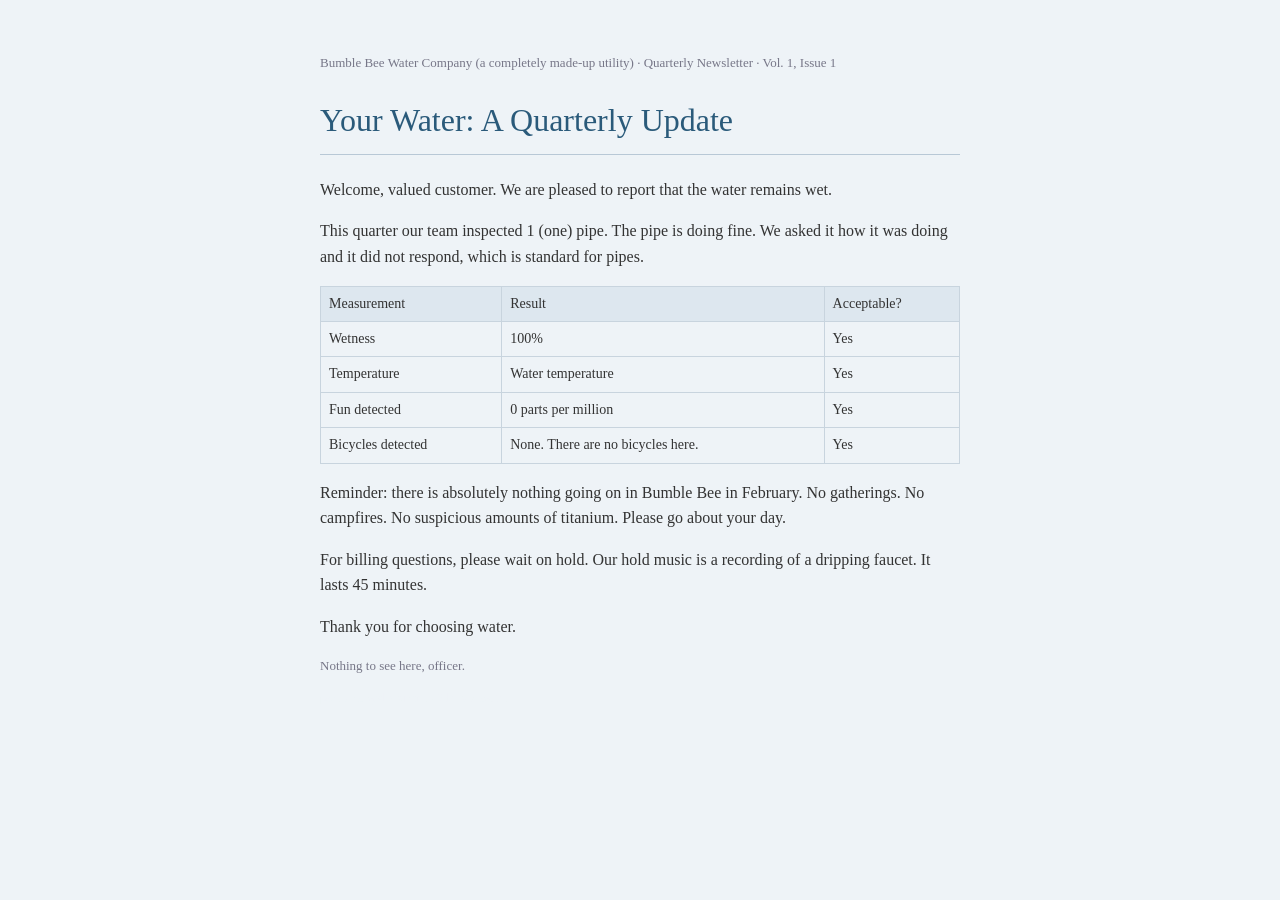
<file: narc.html>
<!DOCTYPE html>
<html lang="en">
<head>
<meta charset="utf-8">
<meta name="viewport" content="width=device-width, initial-scale=1">
<meta name="robots" content="noindex, nofollow">
<link rel="icon" href="favicon.ico" sizes="any">
<link rel="icon" type="image/png" sizes="32x32" href="assets/favicon-32.png">
<link rel="icon" type="image/png" sizes="192x192" href="assets/favicon-192.png">
<link rel="apple-touch-icon" href="assets/apple-touch-icon.png">
<title>Water Quality Update</title>
<style>
  body { margin: 0; background: #eef3f7; color: #333; font: 16px/1.6 Georgia, "Times New Roman", serif; }
  .wrap { max-width: 640px; margin: 0 auto; padding: 40px 20px 80px; }
  h1 { font-weight: normal; color: #2a5a7a; border-bottom: 1px solid #b8c8d6; padding-bottom: 8px; }
  .small { font-size: 13px; color: #778; }
  table { border-collapse: collapse; width: 100%; margin: 16px 0; font-size: 14px; }
  td, th { border: 1px solid #c8d4de; padding: 6px 8px; text-align: left; }
  th { background: #dde7ef; font-weight: normal; }
  a { color: #2a5a7a; }
  .sneak { color: #eef3f7; font-size: 12px; }
  .sneak a { color: #eef3f7; }
</style>
</head>
<body>
<div class="wrap">
  <p class="small">Bumble Bee Water Company (a completely made-up utility) · Quarterly Newsletter · Vol. 1, Issue 1</p>
  <h1>Your Water: A Quarterly Update</h1>
  <p>Welcome, valued customer. We are pleased to report that the water remains wet.</p>
  <p>This quarter our team inspected 1 (one) pipe. The pipe is doing fine. We asked it how it was doing and it did not respond, which is standard for pipes.</p>
  <table>
    <tr><th>Measurement</th><th>Result</th><th>Acceptable?</th></tr>
    <tr><td>Wetness</td><td>100%</td><td>Yes</td></tr>
    <tr><td>Temperature</td><td>Water temperature</td><td>Yes</td></tr>
    <tr><td>Fun detected</td><td>0 parts per million</td><td>Yes</td></tr>
    <tr><td>Bicycles detected</td><td>None. There are no bicycles here.</td><td>Yes</td></tr>
  </table>
  <p>Reminder: there is absolutely nothing going on in Bumble Bee in February. No gatherings. No campfires. No suspicious amounts of titanium. Please go about your day.</p>
  <p>For billing questions, please wait on hold. Our hold music is a recording of a dripping faucet. It lasts 45 minutes.</p>
  <p>Thank you for choosing water.</p>
  <p class="small">Nothing to see here, officer.</p>
  <p class="sneak">psst. changed your mind? <a href="index.html">knock again</a>.</p>
</div>
</body>
</html>
</file>
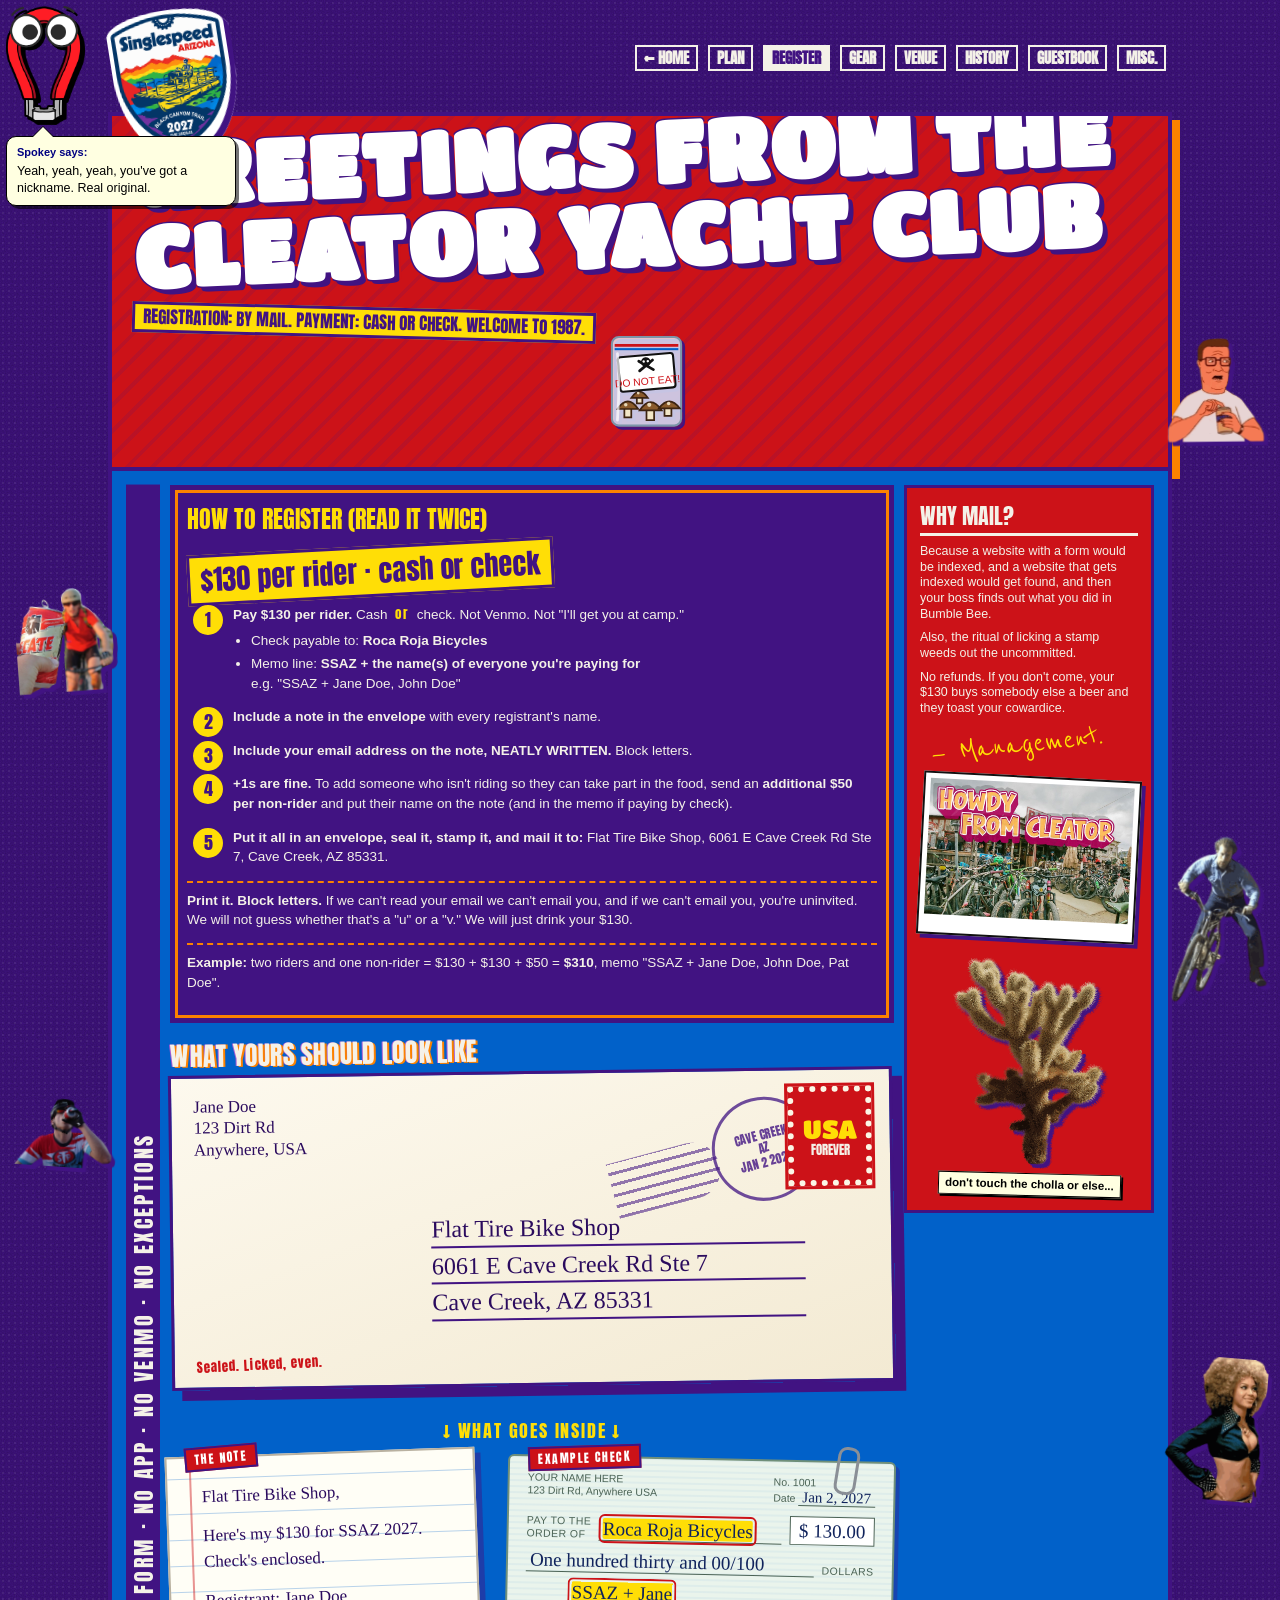
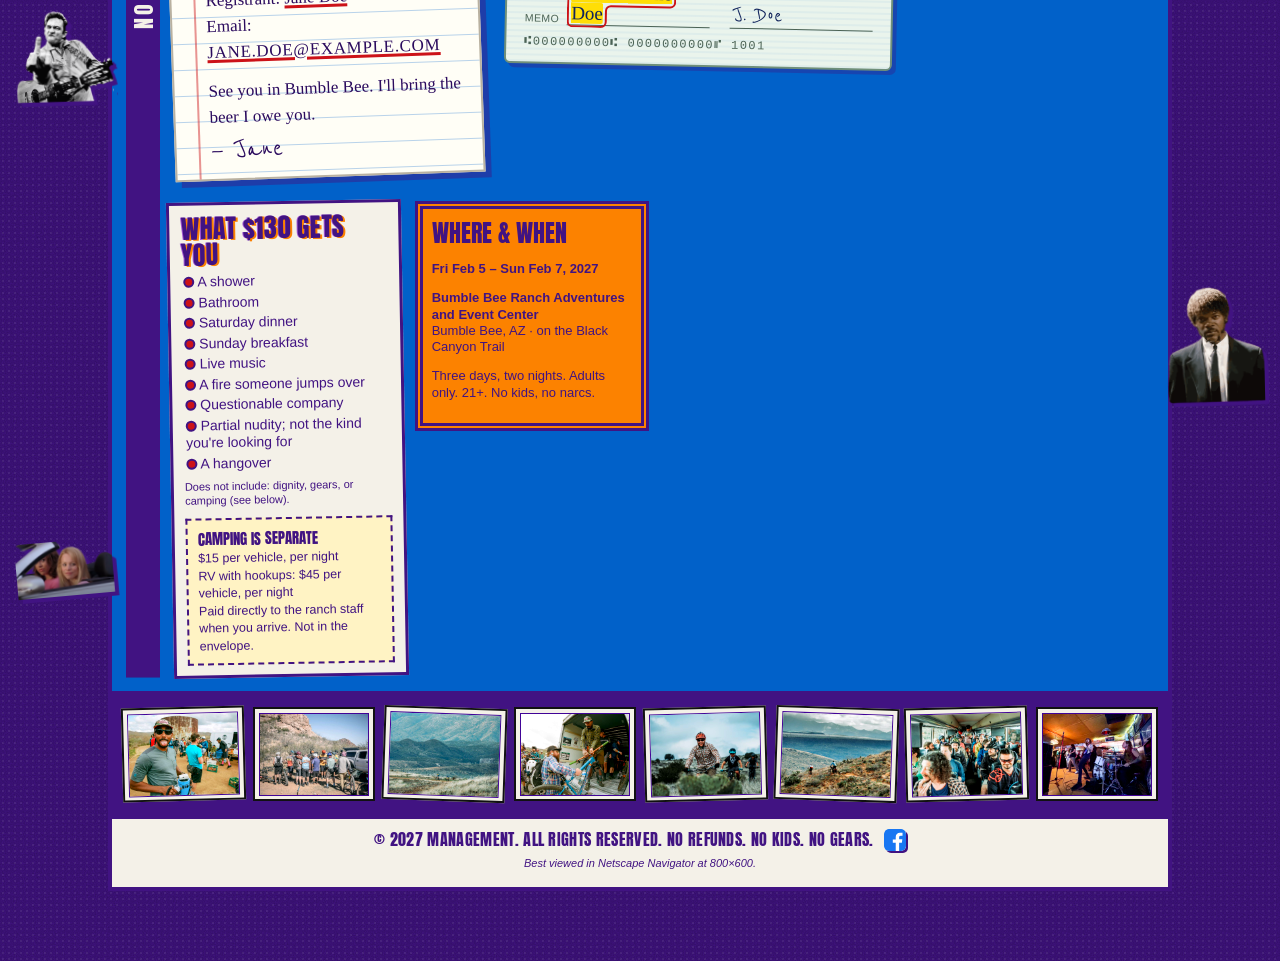
<file: register.html>
<!DOCTYPE html>
<html lang="en">
<head>
<meta charset="utf-8">
<meta name="viewport" content="width=device-width, initial-scale=1">
<meta name="robots" content="noindex, nofollow">
<link rel="icon" href="favicon.ico" sizes="any">
<link rel="icon" type="image/png" sizes="32x32" href="assets/favicon-32.png">
<link rel="icon" type="image/png" sizes="192x192" href="assets/favicon-192.png">
<link rel="apple-touch-icon" href="assets/apple-touch-icon.png">
<title>Register</title>
<link rel="preconnect" href="https://fonts.googleapis.com">
<link rel="preconnect" href="https://fonts.gstatic.com" crossorigin>
<link href="https://fonts.googleapis.com/css2?family=Anton&family=Permanent+Marker&family=Reenie+Beanie&family=Titan+One&display=swap" rel="stylesheet">
<link rel="stylesheet" href="css/site.css">
<style>
  /* the example: a sealed envelope, then what goes inside it */
  .envelope {
    position: relative; max-width: 760px; aspect-ratio: 2.3 / 1; margin: 6px auto 34px;
    background: linear-gradient(160deg, #fdf9ee, #f3ead3);
    border: 3px solid var(--navy); box-shadow: 10px 10px 0 var(--navy);
    transform: rotate(-.8deg); color: #2B0B5E;
  }
  .envelope .from { position: absolute; left: 22px; top: 18px; font-family: var(--hand); font-size: 17px; line-height: 1.25; }
  .envelope .sealed { position: absolute; left: 22px; bottom: 14px; font-family: var(--cond); font-size: 13px; letter-spacing: .08em; color: var(--berry); transform: rotate(-2deg); }
  .envelope .to { position: absolute; left: 36%; top: 44%; width: 52%; }
  .inside-title { text-align: center; font-family: var(--cond); font-size: 18px; letter-spacing: .1em; color: var(--yellow); margin: 0 0 10px; }
  .inside { display: grid; grid-template-columns: minmax(0, 1fr) minmax(0, 1.25fr); gap: 26px; align-items: start; max-width: 860px; margin: 0 auto 14px; }
  .note-paper {
    position: relative; background: repeating-linear-gradient(180deg, transparent 0 25px, rgba(1, 97, 201, .28) 25px 26px), #fffef6;
    background-position: 0 30px; border: 2px solid #b9b1a0; box-shadow: 6px 6px 0 rgba(65, 19, 130, .45);
    padding: 26px 18px 14px 34px; transform: rotate(-2deg);
  }
  .note-paper::before { content: ""; position: absolute; left: 22px; top: 0; bottom: 0; border-left: 2px solid rgba(204, 18, 24, .45); }
  .note-paper::after { content: "THE NOTE"; position: absolute; top: -12px; left: 18px; background: var(--berry); color: #fff; font: 12px/1 var(--cond); letter-spacing: .12em; padding: 4px 8px; transform: rotate(-3deg); border: 2px solid var(--navy); }
  .msg { font-family: var(--hand); font-size: 17px; line-height: 1.53; color: #2B0B5E; }
  .msg p { margin: 0; }
  .msg p + p { margin-top: 13px; }
  .msg .big { font-size: 30px; color: var(--berry); line-height: 1.1; }
  .msg u { text-decoration-thickness: 3px; text-decoration-color: var(--berry); }
  .stamp {
    position: absolute; right: 18px; top: 16px;
    width: 84px; height: 100px;
    background: var(--berry);
    border: 6px dotted #fbf6e6;
    outline: 3px solid var(--berry);
    color: var(--paper);
    display: grid; place-items: center; text-align: center;
    font-family: var(--cond); font-size: 13px; line-height: 1.05; padding: 6px;
  }
  .stamp .cents { font-family: var(--bubble); font-size: 26px; color: var(--yellow); }
  .postmark {
    position: absolute; right: 74px; top: 26px;
    width: 104px; height: 104px; border-radius: 50%;
    border: 3px solid rgba(65, 19, 130, .75);
    color: rgba(65, 19, 130, .8);
    display: grid; place-items: center; text-align: center;
    font-family: var(--cond); font-size: 12px; line-height: 1.1;
    transform: rotate(-14deg);
  }
  .postmark::after { content: ""; position: absolute; right: 96px; top: 24px; width: 110px; height: 56px; background: repeating-linear-gradient(0deg, rgba(65, 19, 130,.7) 0 3px, transparent 3px 11px); border-radius: 0 50% 50% 0 / 0 100% 100% 0; opacity: .8; }
  .to { font-family: var(--hand); font-size: 24px; line-height: 1.2; color: #2B0B5E; }
  .to .line { border-bottom: 2px solid var(--navy); padding: 4px 0 2px; }
  .to small { font-family: var(--body); font-size: 11px; color: #666; display: block; margin-bottom: 2px; }
  .fee { display: inline-block; background: var(--yellow); color: var(--navy); border: 3px solid var(--navy); font-family: var(--cond); font-size: 28px; padding: 2px 10px; transform: rotate(-3deg); margin: 4px 0; }
  .example-title { font-size: 26px; color: var(--paper); margin: 4px 0 8px; transform: rotate(-1deg); }
  .msg .signoff { font-family: var(--scrawl); font-size: 30px; line-height: 1; margin-top: 4px; }
  .msg .email { letter-spacing: .04em; }
  .checklist li { margin-bottom: 6px; }
  /* registration steps: big, numbered, spaced so nobody screws it up */
  .steps { margin: 4px 0 12px; padding: 0 0 0 4px; list-style: none; counter-reset: step; }
  .steps > li { counter-increment: step; position: relative; padding: 0 0 0 42px; margin: 0 0 14px; }
  .steps > li::before { content: counter(step); position: absolute; left: 0; top: -2px; width: 30px; height: 30px; border-radius: 50%; background: var(--berry); color: #fff; font: 18px/30px var(--cond); text-align: center; border: 2px solid var(--navy); }
  .steps ul { margin: 6px 0 0; padding-left: 18px; list-style: disc; }
  .steps ul li { margin: 0 0 4px; }
  .msg .steps > li { font-size: 17px; }
  .or { display: inline-block; font-family: var(--cond); font-size: 13px; letter-spacing: .1em; color: var(--berry); margin: 0 4px; }
  .fine { font-family: var(--body); font-size: 13.5px; line-height: 1.45; }
  .fine .steps > li::before { background: var(--yellow); color: var(--navy); }
  .fine .note { border-top: 2px dashed var(--rose); padding-top: 8px; margin-top: 4px; }
  .notincl { margin-top: 10px; padding: 8px 10px; background: #fff3c4; border: 2px dashed var(--navy); font-size: 12.5px; line-height: 1.4; }
  .notincl b { font-family: var(--cond); font-weight: normal; font-size: 15px; text-transform: uppercase; }
  /* the example check, paper-clipped to the note */
  .check {
    position: relative; margin: 6px 0 2px;
    background: repeating-linear-gradient(0deg, rgba(1, 97, 201, .05) 0 2px, transparent 2px 6px), #eaf4ec;
    border: 2px solid #6f8f7a; border-radius: 6px; box-shadow: 4px 4px 0 rgba(65, 19, 130, .35);
    padding: 14px 18px 12px; transform: rotate(1.2deg);
    font-family: var(--body); color: #1d2b22; font-size: 12px;
  }
  .check::before { content: "EXAMPLE CHECK"; position: absolute; top: -12px; left: 18px; background: var(--berry); color: #fff; font: 12px/1 var(--cond); letter-spacing: .12em; padding: 4px 8px; transform: rotate(-3deg); border: 2px solid var(--navy); }
  .check::after { content: ""; position: absolute; top: -16px; right: 36px; width: 16px; height: 42px; border: 3px solid #8a8f96; border-radius: 9px; transform: rotate(8deg); }
  .check .row { display: flex; align-items: flex-end; gap: 8px; margin-top: 10px; }
  .check .lbl { white-space: nowrap; font-size: 10.5px; text-transform: uppercase; letter-spacing: .04em; color: #4b6355; }
  .check .fill { flex: 1; border-bottom: 1.5px solid #4b6355; font-family: var(--hand); font-size: 19px; line-height: 1.1; color: #10235c; padding: 0 4px; min-width: 0; }
  .check .amt { flex: 0 0 auto; border: 1.5px solid #4b6355; background: #fff; padding: 2px 8px; font-family: var(--hand); font-size: 19px; color: #10235c; }
  .check .top { display: flex; justify-content: space-between; font-size: 10.5px; color: #4b6355; }
  .check .callout { background: var(--yellow); outline: 2px solid var(--berry); outline-offset: 2px; border-radius: 2px; }
  .check .micr { margin-top: 10px; font-family: "Courier New", monospace; font-size: 12px; letter-spacing: .12em; color: #4b6355; }
  .check .sig { font-family: var(--scrawl); font-size: 24px; color: #10235c; }
  .get { list-style: none; padding-left: 2px !important; }
  .get li { font-size: 14px; }
  .fine .or { color: var(--yellow); }
  .howdy { margin: 16px 0 4px; background: #fff; padding: 5px 5px 18px; border: 2px solid #111; box-shadow: 4px 4px 0 var(--navy); transform: rotate(3deg); }
  .howdy img { display: block; width: 100%; height: auto; }
  .cholla { display: block; margin: 18px auto 4px; text-align: center; background: none; text-decoration: none; }
  .cholla:hover { background: none; }
  .cholla img { display: block; width: 70%; max-width: 170px; margin: 0 auto; filter: drop-shadow(4px 4px 0 var(--navy)); transform-origin: 50% 100%; }
  .cholla:hover img, .cholla:focus-visible img { animation: cholla-shake .18s steps(2) infinite; filter: drop-shadow(3px 0 0 var(--yellow)) drop-shadow(-3px 0 0 var(--yellow)) drop-shadow(0 -3px 0 var(--yellow)) drop-shadow(4px 4px 0 var(--navy)); }
  @keyframes cholla-shake { 0% { transform: rotate(-4deg) scale(1.04); } 100% { transform: rotate(4deg) scale(1.08); } }
  .cholla-label { display: inline-block; margin-top: 8px; background: #ffffe1; color: #000; border: 1px solid #000; box-shadow: 2px 2px 0 #000; font: bold 11.5px/1.3 Tahoma, Arial, sans-serif; padding: 3px 6px; transform: rotate(1.5deg); }
  .cholla:hover .cholla-label { background: var(--yellow); }
  @media (prefers-reduced-motion: reduce) { .cholla:hover img { animation: none; } }
  @media (max-width: 768px) {
    .envelope { aspect-ratio: auto; min-height: 300px; transform: none; box-shadow: 6px 6px 0 var(--navy); }
    .envelope .to { position: static; width: auto; padding: 128px 16px 44px; }
    .envelope .from { font-size: 15px; left: 14px; top: 12px; }
    .stamp { right: 12px; top: 12px; width: 70px; height: 84px; }
    .postmark { right: 60px; top: 56px; width: 84px; height: 84px; font-size: 10px; }
    .postmark::after { display: none; }
    .inside { grid-template-columns: 1fr; gap: 30px; }
    .note-paper { transform: rotate(-1deg); }
    .msg { font-size: 18px; }
    .check { transform: none; padding: 14px 12px 10px; }
    .check .row { flex-wrap: wrap; }
    .check .fill { font-size: 17px; }
  }
</style>
</head>
<body>
<div class="catalog">
  <a class="sticker" href="camp.html"><img src="assets/logo.png" alt="Singlespeed Arizona 2027 — The Sequel. Back to camp."></a>
  <nav class="topbar" aria-label="Pages">
    <a href="camp.html">← Home</a><a href="itinerary.html">Plan</a><a href="register.html" aria-current="page">Register</a><a href="gear.html">Gear</a><a href="venue.html">Venue</a><a href="history.html">History</a><a href="guestbook.html">Guestbook</a><a href="misc.html">Misc.</a>
  </nav>

  <header class="banner">
    <h1 class="bubble">Greetings from the<br>Cleator Yacht Club</h1>
    <span class="kicker">Registration: by mail. Payment: cash or check. Welcome to 1987.</span>
  </header>

  <main class="sheet blue">
    <div class="vert" aria-hidden="true">No form · no app · no venmo · no exceptions</div>

    <div class="cols">
      <section class="info span3 fine" aria-labelledby="t1">
        <h3 id="t1">How to register (read it twice)</h3>
        <div class="fee">$130 per rider · cash or check</div>
        <ol class="steps">
          <li><b>Pay $130 per rider.</b> Cash <span class="or">or</span> check. Not Venmo. Not "I'll get you at camp."
            <ul>
              <li>Check payable to: <b>Roca Roja Bicycles</b></li>
              <li>Memo line: <b>SSAZ + the name(s) of everyone you're paying for</b><br>e.g. "SSAZ + Jane Doe, John Doe"</li>
            </ul></li>
          <li><b>Include a note in the envelope</b> with every registrant's name.</li>
          <li><b>Include your email address on the note, NEATLY WRITTEN.</b> Block letters.</li>
          <li><b>+1s are fine.</b> To add someone who isn't riding so they can take part in the food, send an <b>additional $50 per non-rider</b> and put their name on the note (and in the memo if paying by check).</li>
          <li><b>Put it all in an envelope, seal it, stamp it, and mail it to:</b> Flat Tire Bike Shop, 6061 E Cave Creek Rd Ste 7, Cave Creek, AZ 85331.</li>
        </ol>
        <p class="note"><b>Print it. Block letters.</b> If we can't read your email we can't email you, and if we can't email you, you're uninvited. We will not guess whether that's a "u" or a "v." We will just drink your $130.</p>
        <p class="note"><b>Example:</b> two riders and one non-rider = $130 + $130 + $50 = <b>$310</b>, memo "SSAZ + Jane Doe, John Doe, Pat Doe".</p>
      </section>

      <div class="span3">
        <h3 class="cond example-title misreg">What yours should look like</h3>
        <article class="envelope" aria-label="Example envelope, sealed and stamped, addressed to Flat Tire Bike Shop">
          <div class="from">Jane Doe<br>123 Dirt Rd<br>Anywhere, USA</div>
          <div class="postmark" aria-hidden="true">CAVE CREEK<br>AZ<br>JAN 2 2027</div>
          <div class="stamp" aria-hidden="true"><div><span class="cents">USA</span><br>FOREVER</div></div>
          <div class="to">
            <div class="line">Flat Tire Bike Shop</div>
            <div class="line">6061 E Cave Creek Rd Ste 7</div>
            <div class="line">Cave Creek, AZ 85331</div>
          </div>
          <div class="sealed" aria-hidden="true">Sealed. Licked, even.</div>
        </article>
        <p class="inside-title">&darr; WHAT GOES INSIDE &darr;</p>
        <div class="inside">
          <div class="note-paper msg" role="group" aria-label="Example note">
            <p>Flat Tire Bike Shop,</p>
            <p>Here's my $130 for SSAZ 2027. Check's enclosed.</p>
            <p>Registrant: <u>Jane Doe</u><br>Email: <u class="email">JANE.DOE@EXAMPLE.COM</u></p>
            <p>See you in Bumble Bee. I'll bring the beer I owe you.</p>
            <p class="signoff">&mdash; Jane</p>
          </div>
          <div class="check" role="img" aria-label="Example check: Pay to the order of Roca Roja Bicycles, $130.00, memo SSAZ plus the registrant's name">
            <div class="top"><span>YOUR NAME HERE<br>123 Dirt Rd, Anywhere USA</span><span>No. 1001<br>Date <span class="fill" style="font-size:15px">Jan 2, 2027</span></span></div>
            <div class="row"><span class="lbl">Pay to the<br>order of</span><span class="fill"><span class="callout">Roca Roja Bicycles</span></span><span class="amt">$ 130.00</span></div>
            <div class="row"><span class="fill">One hundred thirty and 00/100</span><span class="lbl">Dollars</span></div>
            <div class="row"><span class="lbl">Memo</span><span class="fill"><span class="callout">SSAZ + Jane Doe</span></span><span class="lbl">&nbsp;</span><span class="fill sig">J. Doe</span></div>
            <div class="micr">&#9286;000000000&#9286; 0000000000&#9288; 1001</div>
          </div>
        </div>
      </div>

      <section class="panel tilt-l" aria-labelledby="t2">
        <h3 id="t2" class="cond misreg">What $130 gets you</h3>
        <ul class="get">
          <li><span class="dot"></span> A shower</li>
          <li><span class="dot"></span> Bathroom</li>
          <li><span class="dot"></span> Saturday dinner</li>
          <li><span class="dot"></span> Sunday breakfast</li>
          <li><span class="dot"></span> Live music</li>
          <li><span class="dot"></span> A fire someone jumps over</li>
          <li><span class="dot"></span> Questionable company</li>
          <li><span class="dot"></span> Partial nudity; not the kind you're looking for</li>
          <li><span class="dot"></span> A hangover</li>
        </ul>
        <p style="font-size:11px">Does not include: dignity, gears, or camping (see below).</p>
        <div class="notincl"><b>Camping is separate</b><br>
          $15 per vehicle, per night<br>
          RV with hookups: $45 per vehicle, per night<br>
          Paid directly to the ranch staff when you arrive. Not in the envelope.</div>
      </section>

      <section class="info rose" aria-labelledby="t3">
        <h3 id="t3">Where &amp; when</h3>
        <p><b>Fri Feb 5 – Sun Feb 7, 2027</b></p>
        <p><b>Bumble Bee Ranch Adventures and Event Center</b><br>Bumble Bee, AZ · on the Black Canyon Trail</p>
        <p>Three days, two nights. Adults only. 21+. No kids, no narcs.</p>
      </section>
    </div>

    <aside class="mgmt" aria-labelledby="mg">
      <h3 id="mg">Why mail?</h3>
      <p>Because a website with a form would be indexed, and a website that gets indexed would get found, and then your boss finds out what you did in Bumble Bee.</p>
      <p>Also, the ritual of licking a stamp weeds out the uncommitted.</p>
      <p>No refunds. If you don't come, your $130 buys somebody else a beer and they toast your cowardice.</p>
      <div class="sig">— Management.</div>
      <figure class="howdy"><img src="assets/howdy-cleator.jpg" width="800" height="532" alt="Vintage card: Howdy! From Cleator"></figure>
      <a class="cholla" href="index.html" title="don't touch the cholla or else...">
        <img src="assets/obj-cholla.png" alt="A cholla cactus. Clicking it sends you all the way back to the front door.">
        <span class="cholla-label">don't touch the cholla or else...</span>
      </a>
    </aside>
  </main>

  <div class="snapstrip" data-strip="register"></div>

  <footer class="footer">
    <div class="legal">© 2027 Management. All rights reserved. No refunds. No kids. No gears. <a class="fb" href="https://www.facebook.com/SingleSpeedArizona" target="_blank" rel="noopener" aria-label="Single Speed Arizona on Facebook" title="Single Speed Arizona on Facebook"><svg viewBox="0 0 24 24" width="22" height="22" aria-hidden="true" focusable="false"><rect width="24" height="24" rx="5" fill="#1877F2"/><path d="M16.5 24v-9.1h3l.5-3.6h-3.5V9.1c0-1 .3-1.8 1.8-1.8h1.9V4.1c-.3 0-1.5-.1-2.8-.1-2.8 0-4.6 1.7-4.6 4.8v2.6H9.6v3.6h3.2V24z" fill="#fff"/></svg></a></div>
    <div class="bestviewed">Best viewed in Netscape Navigator at 800×600.</div>
  </footer>
  <div class="after-footer"></div>
</div>
<script src="js/site.js"></script>
</body>
</html>
</file>
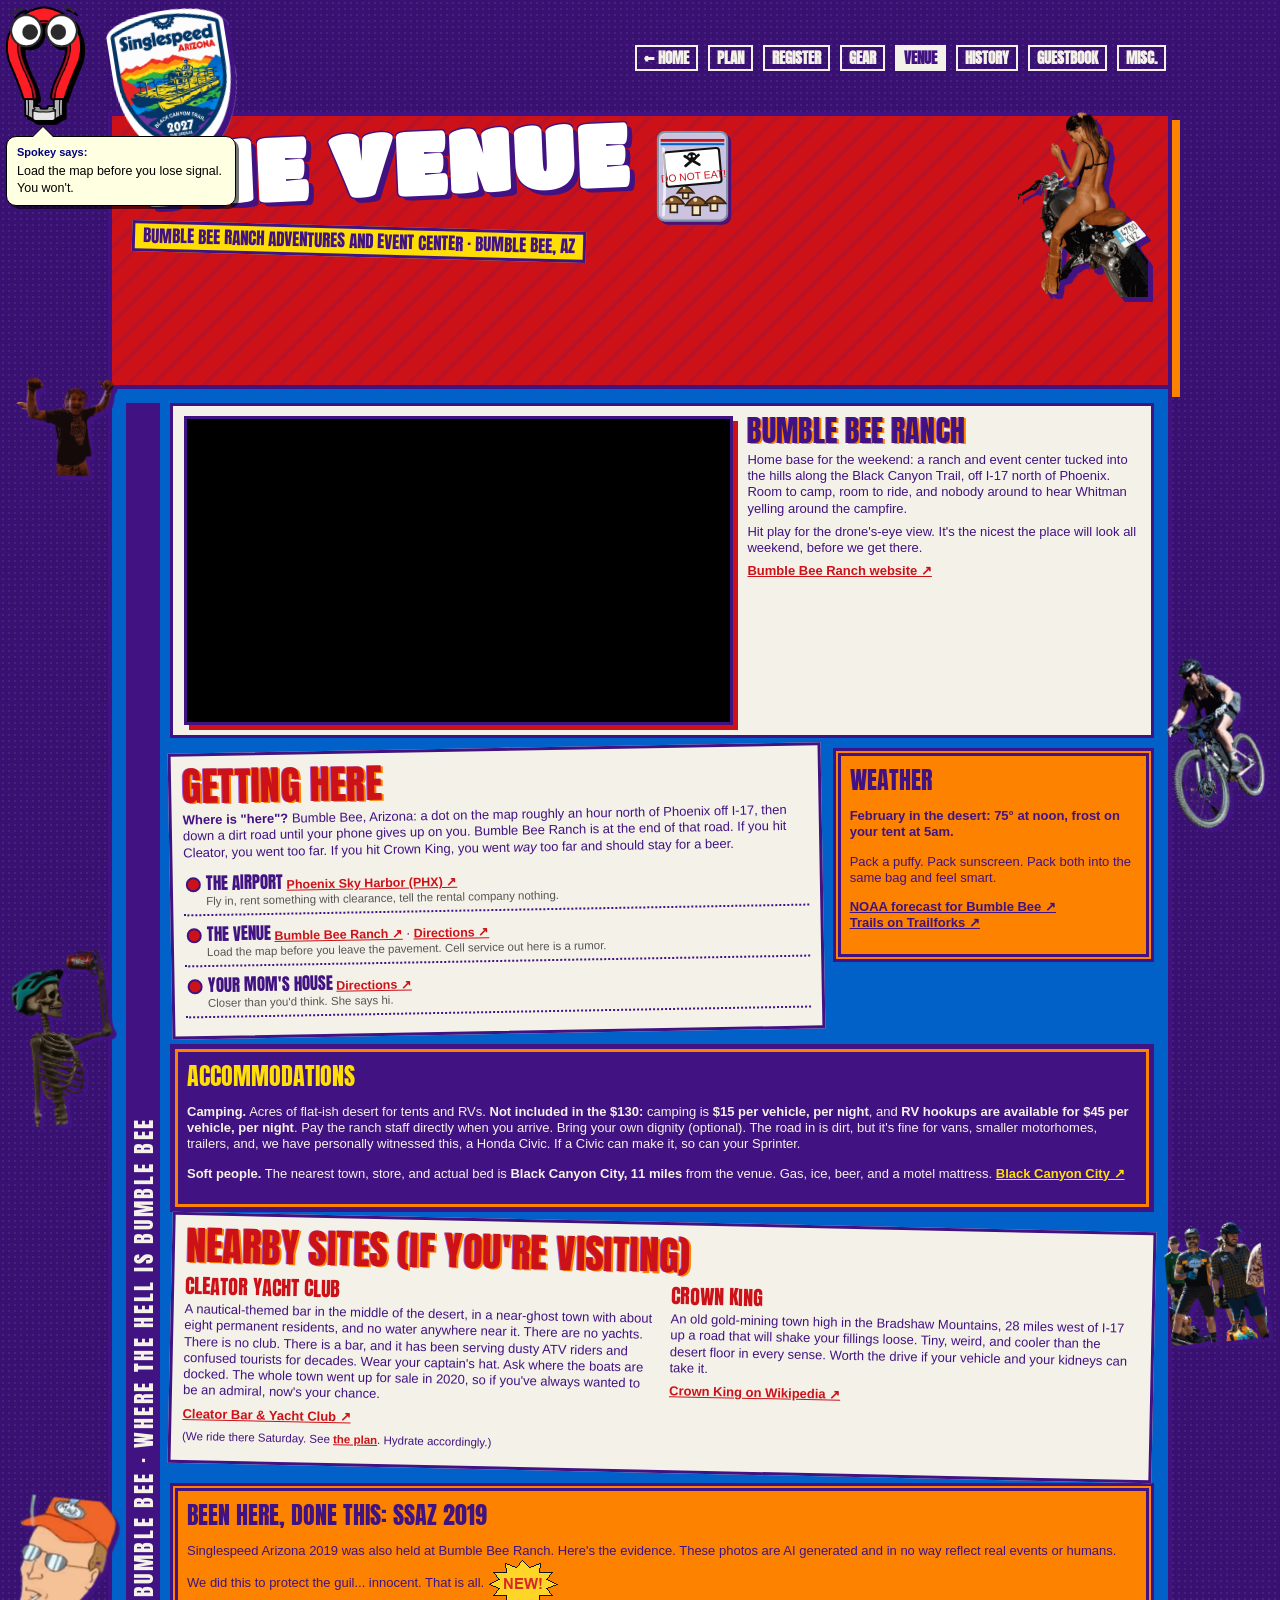
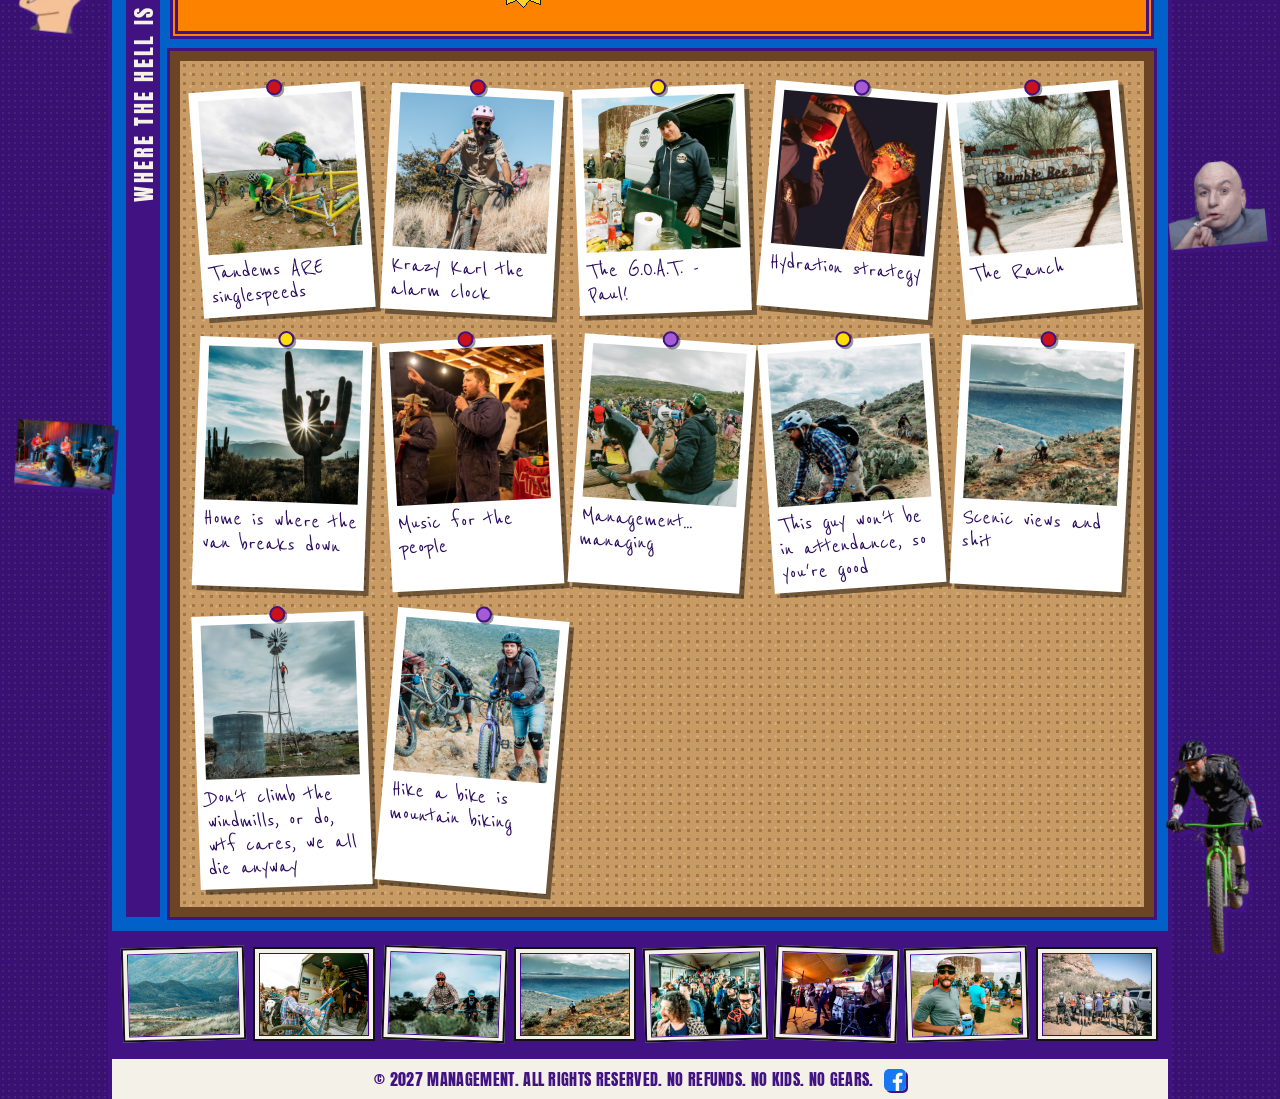
<file: venue.html>
<!DOCTYPE html>
<html lang="en">
<head>
<meta charset="utf-8">
<meta name="viewport" content="width=device-width, initial-scale=1">
<meta name="robots" content="noindex, nofollow">
<link rel="icon" href="favicon.ico" sizes="any">
<link rel="icon" type="image/png" sizes="32x32" href="assets/favicon-32.png">
<link rel="icon" type="image/png" sizes="192x192" href="assets/favicon-192.png">
<link rel="apple-touch-icon" href="assets/apple-touch-icon.png">
<title>The Venue</title>
<link rel="preconnect" href="https://fonts.googleapis.com">
<link rel="preconnect" href="https://fonts.gstatic.com" crossorigin>
<link href="https://fonts.googleapis.com/css2?family=Anton&family=Permanent+Marker&family=Reenie+Beanie&family=Titan+One&display=swap" rel="stylesheet">
<link rel="stylesheet" href="css/site.css">
<style>
  .sec-title { font-size: 40px; color: var(--berry); margin: 0 0 6px; }
  .items { list-style: none; padding: 0 !important; margin: 6px 0 0; }
  .items li { border-bottom: 2px dotted var(--navy); padding: 5px 0 5px 22px; position: relative; }
  .items li::before { content: ""; position: absolute; left: 2px; top: 9px; width: 11px; height: 11px; border-radius: 50%; background: var(--berry); border: 2px solid var(--navy); }
  .items b { font-family: var(--cond); font-weight: normal; text-transform: uppercase; font-size: 17px; }
  .items a { font-size: 12.5px; }
  .items .joke { display: block; font-size: 11.5px; color: #555; }
  .nearby { display: grid; grid-template-columns: 1fr 1fr; gap: 16px; }
  .nearby h4 { font-size: 20px !important; margin-top: 2px !important; }
  /* 16:9 video that scales with its column */
  .video { position: relative; aspect-ratio: 16 / 9; background: #000; border: 3px solid var(--navy); box-shadow: 5px 5px 0 var(--berry); }
  .video iframe { position: absolute; inset: 0; width: 100%; height: 100%; border: 0; }
  .venue-hero { display: grid; grid-template-columns: 1.4fr 1fr; gap: 14px; align-items: start; }
  .venue-hero .cond.big-q { font-size: 30px; color: var(--navy); margin: 0 0 6px; }
  .cork {
    background-color: #c89a64;
    background-image: radial-gradient(rgba(90, 55, 25, .35) 1.5px, transparent 2px), radial-gradient(rgba(255, 230, 190, .25) 1px, transparent 1.5px);
    background-size: 9px 9px, 13px 13px;
    background-position: 0 0, 4px 6px;
    border: 10px solid #6b4424;
    outline: 3px solid var(--navy);
    padding: 26px 16px 20px;
  }
  .wall { list-style: none; margin: 0; padding: 0; display: grid; grid-template-columns: repeat(auto-fill, minmax(170px, 1fr)); gap: 26px 18px; }
  .polaroid { position: relative; background: #fff; padding: 9px 9px 8px; box-shadow: 5px 5px 0 rgba(0,0,0,.45); transform: rotate(var(--tilt, 0deg)); transition: transform .12s steps(2); }
  .polaroid:hover { transform: rotate(0deg) scale(1.08); z-index: 5; }
  .polaroid a { display: block; background: none; }
  .polaroid img { display: block; width: 100%; aspect-ratio: 1; object-fit: cover; background: #222; }
  .polaroid .cap { display: block; font-family: var(--scrawl); font-size: 25px; line-height: .95; color: #2B0B5E; padding-top: 7px; min-height: 40px; }
  .pin { position: absolute; top: -8px; left: 50%; width: 16px; height: 16px; margin-left: -8px; border-radius: 50%; background: var(--berry); border: 2px solid var(--navy); box-shadow: 2px 2px 0 rgba(0,0,0,.4); }
  .polaroid:nth-child(3n) .pin { background: var(--yellow); }
  .polaroid:nth-child(4n) .pin { background: var(--lav); }
  @media (max-width: 768px) {
    .venue-hero, .nearby { grid-template-columns: 1fr; }
    .sec-title { font-size: 34px; }
    .wall { grid-template-columns: repeat(2, 1fr); gap: 18px 12px; }
    .polaroid .cap { font-size: 21px; }
  }
</style>
</head>
<body>
<div class="catalog">
  <a class="sticker" href="camp.html"><img src="assets/logo.png" alt="Singlespeed Arizona 2027 — The Sequel. Back to camp."></a>
  <nav class="topbar" aria-label="Pages">
    <a href="camp.html">← Home</a><a href="itinerary.html">Plan</a><a href="register.html">Register</a><a href="gear.html">Gear</a><a href="venue.html" aria-current="page">Venue</a><a href="history.html">History</a><a href="guestbook.html">Guestbook</a><a href="misc.html">Misc.</a>
  </nav>

  <div class="floater"><img src="assets/obj-moto.png" alt="A woman in boots and a bikini top on a cafe-racer motorcycle"></div>

  <header class="banner">
    <h1 class="bubble">The venue</h1>
    <span class="kicker">Bumble Bee Ranch Adventures and Event Center · Bumble Bee, AZ</span>
  </header>

  <main class="sheet no-rail blue">
    <div class="vert" aria-hidden="true">Where the hell is Bumble Bee · where the hell is Bumble Bee</div>
    <div class="cols">

      <section class="panel span3 venue-hero" aria-labelledby="bb">
        <div class="video">
          <iframe src="https://www.youtube-nocookie.com/embed/78aNmm8CpOg" title="Bumble Bee Ranch Adventures (drone video)" loading="lazy" allow="accelerometer; encrypted-media; gyroscope; picture-in-picture" allowfullscreen referrerpolicy="strict-origin-when-cross-origin"></iframe>
        </div>
        <div>
          <h2 id="bb" class="cond big-q misreg">Bumble Bee Ranch</h2>
          <p>Home base for the weekend: a ranch and event center tucked into the hills along the Black Canyon Trail, off I-17 north of Phoenix. Room to camp, room to ride, and nobody around to hear Whitman yelling around the campfire.</p>
          <p>Hit play for the drone's-eye view. It's the nicest the place will look all weekend, before we get there.</p>
          <p><a href="https://www.bumblebeeranch.com/" target="_blank" rel="noopener">Bumble Bee Ranch website ↗</a></p>
        </div>
      </section>

      <section class="panel span2 tilt-l" aria-labelledby="gh">
        <h2 id="gh" class="cond sec-title misreg">Getting here</h2>
        <p><b>Where is "here"?</b> Bumble Bee, Arizona: a dot on the map roughly an hour north of Phoenix off I-17, then down a dirt road until your phone gives up on you. Bumble Bee Ranch is at the end of that road. If you hit Cleator, you went too far. If you hit Crown King, you went <i>way</i> too far and should stay for a beer.</p>
        <ul class="items">
          <li><b>The airport</b> <a href="https://www.skyharbor.com/" target="_blank" rel="noopener">Phoenix Sky Harbor (PHX) ↗</a><span class="joke">Fly in, rent something with clearance, tell the rental company nothing.</span></li>
          <li><b>The venue</b> <a href="https://www.bumblebeeranch.com/" target="_blank" rel="noopener">Bumble Bee Ranch ↗</a> · <a href="https://maps.app.goo.gl/TC1K6T5UgyTHHR3D6" target="_blank" rel="noopener">Directions ↗</a><span class="joke">Load the map before you leave the pavement. Cell service out here is a rumor.</span></li>
          <li><b>Your mom's house</b> <a href="https://maps.app.goo.gl/gHsz3qyc2R7C7HeS7" target="_blank" rel="noopener">Directions ↗</a><span class="joke">Closer than you'd think. She says hi.</span></li>
        </ul>
      </section>

      <section class="info rose" aria-labelledby="wx">
        <h3 id="wx">Weather</h3>
        <p><b>February in the desert: 75° at noon, frost on your tent at 5am.</b></p>
        <p>Pack a puffy. Pack sunscreen. Pack both into the same bag and feel smart.</p>
        <p><a href="https://forecast.weather.gov/MapClick.php?lat=34.2059&amp;lon=-112.1488" target="_blank" rel="noopener">NOAA forecast for Bumble Bee ↗</a><br>
        <a href="https://www.trailforks.com/region/black-canyon-city/" target="_blank" rel="noopener">Trails on Trailforks ↗</a></p>
      </section>

      <section class="info span3" aria-labelledby="acc">
        <h3 id="acc">Accommodations</h3>
        <p><b>Camping.</b> Acres of flat-ish desert for tents and RVs. <b>Not included in the $130:</b> camping is <b>$15 per vehicle, per night</b>, and <b>RV hookups are available for $45 per vehicle, per night</b>. Pay the ranch staff directly when you arrive. Bring your own dignity (optional). The road in is dirt, but it's fine for vans, smaller motorhomes, trailers, and, we have personally witnessed this, a Honda Civic. If a Civic can make it, so can your Sprinter.</p>
        <p><b>Soft people.</b> The nearest town, store, and actual bed is <b>Black Canyon City, 11 miles</b> from the venue. Gas, ice, beer, and a motel mattress. <a href="https://maps.app.goo.gl/T5S1N2v3yQw85Tuj7" target="_blank" rel="noopener">Black Canyon City ↗</a></p>
      </section>

      <section class="panel span3 tilt-r" aria-labelledby="nb">
        <h2 id="nb" class="cond sec-title misreg">Nearby sites (if you're visiting)</h2>
        <div class="nearby">
          <div>
            <h4>Cleator Yacht Club</h4>
            <p>A nautical-themed bar in the middle of the desert, in a near-ghost town with about eight permanent residents, and no water anywhere near it. There are no yachts. There is no club. There is a bar, and it has been serving dusty ATV riders and confused tourists for decades. Wear your captain's hat. Ask where the boats are docked. The whole town went up for sale in 2020, so if you've always wanted to be an admiral, now's your chance.</p>
            <p><a href="https://www.cleatorbarandyachtclub.com/" target="_blank" rel="noopener">Cleator Bar &amp; Yacht Club ↗</a></p>
            <p style="font-size:11.5px">(We ride there Saturday. See <a href="itinerary.html">the plan</a>. Hydrate accordingly.)</p>
          </div>
          <div>
            <h4>Crown King</h4>
            <p>An old gold-mining town high in the Bradshaw Mountains, 28 miles west of I-17 up a road that will shake your fillings loose. Tiny, weird, and cooler than the desert floor in every sense. Worth the drive if your vehicle and your kidneys can take it.</p>
            <p><a href="https://en.wikipedia.org/wiki/Crown_King,_Arizona" target="_blank" rel="noopener">Crown King on Wikipedia ↗</a></p>
          </div>
        </div>
      </section>

      <section class="span3" aria-labelledby="ev">
        <div class="info rose" style="margin-bottom:12px">
          <h3 id="ev">Been here, done this: SSAZ 2019</h3>
          <p>Singlespeed Arizona 2019 was also held at Bumble Bee Ranch. Here's the evidence. These photos are AI generated and in no way reflect real events or humans. We did this to protect the guil... innocent. That is all. <img src="assets/gif/new.gif" width="70" height="50" alt="New!" style="vertical-align:middle"></p>
        </div>
        <div class="cork">
          <ul class="wall" id="wall" aria-label="Photos from past years"></ul>
        </div>
      </section>

    </div>
  </main>

  <div class="snapstrip" data-strip="venue"></div>

  <footer class="footer">
    <div class="legal">© 2027 Management. All rights reserved. No refunds. No kids. No gears. <a class="fb" href="https://www.facebook.com/SingleSpeedArizona" target="_blank" rel="noopener" aria-label="Single Speed Arizona on Facebook" title="Single Speed Arizona on Facebook"><svg viewBox="0 0 24 24" width="22" height="22" aria-hidden="true" focusable="false"><rect width="24" height="24" rx="5" fill="#1877F2"/><path d="M16.5 24v-9.1h3l.5-3.6h-3.5V9.1c0-1 .3-1.8 1.8-1.8h1.9V4.1c-.3 0-1.5-.1-2.8-.1-2.8 0-4.6 1.7-4.6 4.8v2.6H9.6v3.6h3.2V24z" fill="#fff"/></svg></a></div>
    <div class="bestviewed">Best viewed in Netscape Navigator at 800×600.</div>
  </footer>
  <div class="after-footer"></div>
</div>
<script src="js/site.js"></script>
<script src="js/gallery.js"></script>
</body>
</html>
</file>
<file: css/site.css>
/* SINGLE SPEED ARIZONA 2027 — "THE SEQUEL"
   Printed on cheap gloss stock by Management. Colors sampled from assets/logo.png. */

:root {
  --navy: #411382;
  --berry: #CC1218;
  --rose: #FC8200;
  --lav: #A55BD4;
  --ridge: #0161C9;
  --paper: #F4F1E8;
  --ink: #411382;
  --yellow: #FFDE06;
  --bubble: "Titan One", "Arial Black", Impact, sans-serif;
  --cond: "Anton", "Arial Narrow", Impact, sans-serif;
  --body: Arial, Helvetica, sans-serif;
  --hand: "Permanent Marker", "Comic Sans MS", cursive;
  --scrawl: "Reenie Beanie", "Comic Sans MS", cursive;
}

* { box-sizing: border-box; }

html { background: var(--navy); overflow-x: hidden; overflow-x: clip; }  /* roamers may hang off the screen edge */

body {
  margin: 0;
  color: var(--ink);
  background-color: var(--navy);
  /* halftone dots + paper grain, the screen-printer's two favorite mistakes */
  background-image:
    radial-gradient(rgba(255,255,255,.07) 1.2px, transparent 1.4px),
    url("data:image/svg+xml,%3Csvg xmlns='http://www.w3.org/2000/svg' width='160' height='160'%3E%3Cfilter id='n'%3E%3CfeTurbulence type='fractalNoise' baseFrequency='.9' numOctaves='2' stitchTiles='stitch'/%3E%3CfeColorMatrix values='0 0 0 0 0 0 0 0 0 0 0 0 0 0 0 0 0 0 .25 0'/%3E%3C/filter%3E%3Crect width='100%25' height='100%25' filter='url(%23n)'/%3E%3C/svg%3E");
  background-size: 6px 6px, 160px 160px;
  font-family: var(--body);
  font-size: 13px;
  line-height: 1.25;
  overflow-x: clip;  /* clip, not hidden: hidden turns body into a second scroll box (double scrollbar) */
}

a { color: var(--berry); font-weight: bold; }
a:hover { background: var(--yellow); color: var(--navy); }
a:focus-visible, button:focus-visible { outline: 4px dashed var(--yellow); outline-offset: 3px; }
img { max-width: 100%; }

.sr-only { position: absolute; width: 1px; height: 1px; overflow: hidden; clip: rect(0 0 0 0); white-space: nowrap; }

/* ---------- type roles ---------- */

.bubble {
  font-family: var(--bubble);
  text-transform: uppercase;
  color: #fff;
  -webkit-text-stroke: 3px var(--navy);
  paint-order: stroke fill;
  text-shadow: 5px 5px 0 var(--navy), 7px 3px 0 var(--berry);
  letter-spacing: .02em;
  line-height: .95;
}

.cond {
  font-family: var(--cond);
  text-transform: uppercase;
  letter-spacing: .01em;
  line-height: 1;
  font-weight: normal;
}

/* slightly off-register ink: the magenta plate slipped */
.misreg { text-shadow: 2px 1px 0 var(--rose), -1px 0 0 var(--lav); }

/* ---------- the sticker logo ---------- */

.sticker {
  position: absolute;
  top: 10px;
  left: 14px;
  width: 118px;
  transform: rotate(-9deg);
  filter: drop-shadow(5px 5px 0 var(--navy)) drop-shadow(0 0 0 #fff);
  z-index: 30;
  transition: transform .15s steps(2);
}
.sticker img { display: block; width: 100%; background: #fff; border-radius: 50% 50% 46% 46% / 14% 14% 60% 60%; padding: 4px; }
.sticker:hover { transform: rotate(4deg) scale(1.06); background: none; }

/* ---------- page frame ---------- */

.catalog {
  position: relative;
  max-width: 1080px;
  margin: 0 auto;
  padding: 18px 14px 0;
}

.topbar {
  display: flex;
  justify-content: flex-end;
  align-items: center;
  gap: 10px;
  min-height: 80px;
  padding-left: 140px;
  color: var(--paper);
  font-family: var(--cond);
  text-transform: uppercase;
  font-size: 15px;
  flex-wrap: wrap;
}
.topbar a { color: var(--paper); text-decoration: none; border: 2px solid var(--paper); padding: 2px 7px; }
.topbar a:hover { background: var(--berry); color: #fff; }
.topbar a[aria-current="page"] { background: var(--paper); color: var(--navy); }

/* ---------- section banner strip ---------- */

.banner {
  position: relative;
  background: var(--berry);
  border: 4px solid var(--navy);
  margin: 14px -6px 0;
  padding: 18px 20px 26px;
  overflow: hidden;
  box-shadow: 8px 8px 0 var(--rose);
}
.banner::after { /* screened stripe pattern */
  content: "";
  position: absolute; inset: 0;
  background: repeating-linear-gradient(-45deg, transparent 0 14px, rgba(65, 19, 130,.13) 14px 18px);
  pointer-events: none;
}
.banner h1, .banner h2 {
  position: relative;
  z-index: 1;
  margin: 0;
  font-size: clamp(38px, 7.2vw, 86px);
  transform: rotate(-2.5deg);
  transform-origin: left center;
}
.banner .kicker {
  position: relative; z-index: 1;
  display: inline-block;
  margin-top: 10px;
  background: var(--yellow);
  color: var(--navy);
  border: 3px solid var(--navy);
  padding: 2px 8px;
  font-family: var(--cond);
  text-transform: uppercase;
  font-size: 17px;
  transform: rotate(1.5deg);
}
.banner.arch h1 span { display: inline-block; }

/* ---------- dense grid ---------- */

.sheet {
  position: relative;
  background: var(--lav);
  border: 4px solid var(--navy);
  border-top: 0;
  margin: 0 -6px;
  padding: 14px;
  display: grid;
  grid-template-columns: 34px 1fr 250px;
  gap: 10px;
  align-items: start;
}
.sheet.no-rail { grid-template-columns: 34px 1fr; }
.cols { display: grid; grid-template-columns: repeat(3, 1fr); gap: 10px; align-items: start; }
.sheet.alt { background: var(--rose); }
.sheet.blue { background: var(--ridge); }

.vert {
  align-self: stretch;
  writing-mode: vertical-rl;
  transform: rotate(180deg);
  font-family: var(--cond);
  text-transform: uppercase;
  font-size: 22px;
  color: var(--paper);
  background: var(--navy);
  padding: 8px 4px;
  text-align: center;
  letter-spacing: .12em;
  white-space: nowrap;
  overflow: hidden;
}

.panel {
  background: var(--paper);
  border: 3px solid var(--navy);
  padding: 10px 11px;
  position: relative;
}
.panel h3 { margin: 0 0 6px; font-size: 26px; }
.panel h4 { margin: 8px 0 3px; font-family: var(--cond); text-transform: uppercase; font-size: 17px; font-weight: normal; color: var(--berry); }
.panel p { margin: 0 0 7px; }
.panel ul { margin: 4px 0 8px; padding-left: 16px; }
.panel li { margin-bottom: 3px; }
.panel.tilt-l { transform: rotate(-1deg); }
.panel.tilt-r { transform: rotate(1.2deg); }

.span2 { grid-column: span 2; }
.span3 { grid-column: span 3; }

/* reversed-type info box */
.info {
  background: var(--navy);
  color: var(--paper);
  border: 3px solid var(--navy);
  outline: 3px solid var(--rose);
  outline-offset: -8px;
  padding: 14px;
}
.info h3 { color: var(--yellow); font-family: var(--cond); text-transform: uppercase; margin: 0 0 6px; font-size: 24px; font-weight: normal; }
.info a { color: var(--yellow); }
.info.berry { background: var(--berry); outline-color: var(--paper); }
.info.rose { background: var(--rose); color: var(--navy); outline-color: var(--navy); }
.info.rose h3 { color: var(--navy); }
.info.rose a { color: var(--navy); }
.info.berry .quote footer b { color: var(--paper); }

/* Management letter, side rail */
.mgmt {
  background: var(--berry);
  color: var(--paper);
  border: 3px solid var(--navy);
  padding: 14px 13px 10px;
  font-size: 12.5px;
  align-self: start;
}
.mgmt h3 { font-family: var(--cond); text-transform: uppercase; margin: 0 0 8px; font-size: 22px; font-weight: normal; border-bottom: 3px solid var(--paper); padding-bottom: 4px; }
.mgmt p { margin: 0 0 8px; }
.mgmt .sig {
  font-family: var(--scrawl);
  font-size: 34px;
  line-height: 1;
  transform: rotate(-6deg);
  margin: 10px 0 0 10px;
  color: var(--yellow);
}

/* hero */
.hero {
  background: var(--navy);
  color: var(--paper);
  border: 3px solid var(--navy);
  padding: 12px;
  display: grid;
  grid-template-columns: 180px 1fr;
  gap: 12px;
  align-items: center;
}
.hero img { width: 100%; background: var(--rose); border: 3px solid var(--paper); transform: rotate(-3deg); }
.hero .big { font-size: clamp(26px, 3vw, 38px); }
.hero .flames { display: block; width: 100%; height: 34px; object-fit: cover; object-position: left; margin-top: 10px; image-rendering: pixelated; }

/* ---------- snapshot strip (the signature) ---------- */

.snapstrip {
  background: var(--navy);
  border: 4px solid var(--navy);
  border-top: 0;
  margin: 0 -6px;
  padding: 12px 10px 14px;
  display: grid;
  grid-template-columns: repeat(8, 1fr);
  gap: 8px;
}
.snap { margin: 0; background: var(--paper); padding: 4px 4px 3px; border: 2px solid #111; }
.snap:nth-child(odd) { transform: rotate(-1.5deg); }
.snap:nth-child(3n) { transform: rotate(2deg); }
.snap img { display: block; width: 100%; aspect-ratio: 4 / 3; object-fit: cover; border: 1px solid var(--navy); filter: contrast(1.1) saturate(1.2); }
.snap figcaption { font-size: 10px; line-height: 1.1; padding-top: 3px; font-weight: bold; }

/* ---------- misc 90s junk ---------- */

.blink { animation: blink 1s steps(1) infinite; }
@keyframes blink { 50% { visibility: hidden; } }

.marquee { overflow: hidden; white-space: nowrap; background: var(--yellow); color: var(--navy); border: 3px solid var(--navy); font-family: var(--cond); text-transform: uppercase; font-size: 17px; padding: 3px 0; }
.marquee span { display: inline-block; padding-left: 100%; animation: marquee 22s linear infinite; }
@keyframes marquee { to { transform: translateX(-100%); } }

.gifrow { display: flex; gap: 10px; align-items: center; justify-content: center; flex-wrap: wrap; }
.gifrow img { image-rendering: pixelated; }

hr.rule { border: 0; height: 6px; background: var(--berry); margin: 10px 0; box-shadow: 0 3px 0 var(--navy); }

/* dot-marker spec tables */
.spec { width: 100%; border-collapse: collapse; font-size: 12px; margin: 6px 0; }
.spec th, .spec td { border: 1px solid var(--navy); padding: 3px 5px; text-align: left; }
.spec th { background: var(--navy); color: var(--paper); font-family: var(--cond); font-weight: normal; text-transform: uppercase; }
.spec td.dots { white-space: nowrap; letter-spacing: 2px; color: var(--berry); font-size: 13px; }
.dot { display: inline-block; width: 11px; height: 11px; border-radius: 50%; background: var(--berry); border: 2px solid var(--navy); vertical-align: -1px; }
.dot.off { background: transparent; }

/* ---------- footer + chrome ---------- */

.footer {
  margin: 0 -6px;
  background: var(--paper);
  border: 4px solid var(--navy);
  border-top: 0;
  padding: 10px 14px 16px;
  text-align: center;
  font-size: 12px;
}
.footer .legal { font-family: var(--cond); text-transform: uppercase; font-size: 16px; letter-spacing: .02em; }
.footer .bestviewed { font-size: 11px; font-style: italic; margin-top: 6px; }
.after-footer { height: 70px; }
/* Facebook link at the end of the legal line */
.fb { display: inline-block; vertical-align: middle; margin-left: 6px; line-height: 0; border-radius: 5px; transition: transform .15s steps(2); }
.fb svg { display: block; box-shadow: 2px 2px 0 var(--navy); border-radius: 5px; }
.fb:hover, .fb:focus-visible { background: none; transform: rotate(-8deg) scale(1.15); }

/* phone toast */
.toast {
  position: fixed;
  left: 50%;
  top: 16px;
  z-index: 200;
  width: min(92vw, 380px);
  transform: translateX(-50%) rotate(-1deg);
  background: #c0c0c0;
  border: 3px outset #eee;
  box-shadow: 6px 6px 0 #000;
  font: 13px Tahoma, Arial, sans-serif;
  color: #000;
}
.toast .tb { background: #000080; color: #fff; font-weight: bold; padding: 3px 6px; display: flex; justify-content: space-between; align-items: center; }
.toast .tb button { font: bold 12px Tahoma, Arial; width: 22px; height: 20px; border: 2px outset #eee; background: #c0c0c0; cursor: pointer; padding: 0; }
.toast .bd { padding: 12px; display: flex; gap: 10px; align-items: flex-start; }
.toast .bd .ico { font-size: 30px; line-height: 1; }
.toast .ok { display: block; margin: 0 auto 12px; font: bold 13px Tahoma, Arial; padding: 4px 22px; border: 2px outset #eee; background: #c0c0c0; cursor: pointer; }

/* win95-ish buttons used on gate */
.btn95 { font: bold 15px Tahoma, Arial, sans-serif; padding: 8px 18px; background: #c0c0c0; border: 3px outset #eee; cursor: pointer; color: #000; }
.btn95:active { border-style: inset; }

/* ---------- floating cutouts (misc, gear, guestbook) ---------- */

.floater { position: absolute; right: 3%; top: 112px; width: 130px; z-index: 25; display: block; background: none; }
.floater.wide { width: 184px; }
.floater.slim { width: 104px; }
.floater img { display: block; width: 100%; height: auto; filter: drop-shadow(5px 5px 0 var(--navy)); }
.floater:hover, .floater:focus-visible { background: none; animation: floater-bounce .45s steps(3) infinite; }
.floater:hover img, .floater:focus-visible img { filter: drop-shadow(3px 0 0 var(--yellow)) drop-shadow(-3px 0 0 var(--yellow)) drop-shadow(0 3px 0 var(--yellow)) drop-shadow(0 -3px 0 var(--yellow)) drop-shadow(5px 5px 0 var(--navy)); }
@keyframes floater-bounce { 0%, 100% { transform: translateY(0) rotate(0); } 50% { transform: translateY(-12px) rotate(2deg); } }
/* optional clunky tooltip: add data-label="..." */
.floater[data-label]::after, .roamer[data-label]::after { content: attr(data-label); width: max-content; max-width: 220px; text-align: center; position: absolute; left: 50%; top: 100%; transform: translate(-50%, 4px); background: #ffffe1; color: #000; border: 1px solid #000; box-shadow: 2px 2px 0 #000; font: bold 12px Tahoma, Arial, sans-serif; padding: 2px 6px; white-space: normal; display: none; }
.floater[data-label]:hover::after, .floater[data-label]:focus-visible::after, .roamer[data-label]:hover::after, .roamer[data-label]:focus-visible::after { display: block; }

/* ---------- roamers (see mountRoamers in js/site.js) ---------- */

.roamer { position: absolute; z-index: 24; width: 130px; display: block; background: none; transform: rotate(var(--tilt, 0deg)); }
/* left/right offsets are set by tuck() in js/site.js to fit the page margin */
@media (max-width: 1300px) { .roamer { width: 97px; } }
.roamer.big { width: 163px; }   /* 1.25x, e.g. Scandinavian Jesus */
@media (max-width: 1300px) { .roamer.big { width: 121px; } }
/* camp page on screens without gutters: the quest sign parks at the right end of the banner */
.roamer.parked { right: 3%; top: 112px; width: 120px; z-index: 25; }
.catalog:has(.roamer.parked) .banner { padding-right: 150px; }
/* desktop: every floating cutout 1.5x */
@media (min-width: 1301px) {
  .floater { width: 195px; }
  .floater.wide { width: 276px; }
  .floater.slim { width: 156px; }
  .roamer { width: 195px; }
  .roamer.big { width: 245px; }
}
.roamer img { display: block; width: 100%; height: auto; filter: drop-shadow(4px 4px 0 var(--navy)); }
.roamer:hover, .roamer:focus-visible { background: none; animation: floater-bounce .45s steps(3) infinite; }
.roamer:hover img, .roamer:focus-visible img { filter: drop-shadow(3px 0 0 var(--yellow)) drop-shadow(-3px 0 0 var(--yellow)) drop-shadow(0 3px 0 var(--yellow)) drop-shadow(0 -3px 0 var(--yellow)) drop-shadow(4px 4px 0 var(--navy)); }

/* ---------- Spokey, our Clippy (see mountSpokey in js/site.js) ---------- */

.spokey { position: fixed; z-index: 120; width: 76px; pointer-events: none; transition: left .15s ease-out, top .15s ease-out; }
.spokey img { display: block; width: 100%; height: auto; filter: drop-shadow(3px 3px 0 #000); animation: spokey-bob 2.4s ease-in-out infinite; user-select: none; -webkit-user-drag: none; }
@keyframes spokey-bob { 0%, 100% { transform: translateY(0) rotate(-3deg); } 50% { transform: translateY(-6px) rotate(3deg); } }
.spokey-bubble {
  position: absolute; bottom: calc(100% + 14px); right: 0; width: 230px;
  background: #ffffe1; color: #000; border: 1px solid #000; border-radius: 10px;
  box-shadow: 3px 3px 0 rgba(0,0,0,.55); padding: 8px 10px 8px;
  font: 12.5px/1.35 Tahoma, Verdana, Arial, sans-serif;
}
.spokey-bubble b { display: block; font-size: 11px; color: #000080; margin-bottom: 3px; }
.spokey-bubble p { margin: 0; }
.spokey-bubble::after { content: ""; position: absolute; top: 100%; right: 26px; border: 10px solid transparent; border-top-color: #ffffe1; filter: drop-shadow(0 1px 0 #000); }
.spokey.on-left .spokey-bubble { right: auto; left: 0; }
.spokey.on-left .spokey-bubble::after { right: auto; left: 26px; }
.spokey.bubble-below .spokey-bubble { bottom: auto; top: calc(100% + 14px); }
.spokey.bubble-below .spokey-bubble::after { top: auto; bottom: 100%; border-top-color: transparent; border-bottom-color: #ffffe1; filter: drop-shadow(0 -1px 0 #000); }

/* ---------- the bag of mushrooms (see mountShrooms in js/site.js) ---------- */

.shroom-bag { position: absolute; z-index: 3; width: 83px; padding: 0; border: 0; background: none; cursor: pointer; animation: shroom-float 7s ease-in-out infinite; }
.banner.bag-shelf { padding-bottom: 128px; }   /* room for the bag when the title fills the banner */
.shroom-bag:hover, .shroom-bag:focus-visible { background: none; animation-duration: 1.6s; }
.shroom-bag svg { display: block; width: 100%; height: auto; filter: drop-shadow(3px 3px 0 var(--navy)); }
.shroom-bag .spark { position: absolute; color: #fff; font-size: 14px; line-height: 1; text-shadow: 0 0 6px var(--yellow); opacity: 0; animation: twinkle 2.6s ease-in-out infinite; pointer-events: none; }
.shroom-bag .s1 { top: -6px; left: -8px; }
.shroom-bag .s2 { top: 20%; right: -10px; animation-delay: .7s; color: var(--yellow); }
.shroom-bag .s3 { bottom: 14%; left: -12px; animation-delay: 1.4s; font-size: 11px; }
.shroom-bag .s4 { bottom: -6px; right: 4px; animation-delay: 2s; }
@keyframes shroom-float { 0%, 100% { transform: translate(0, 0) rotate(-4deg); } 25% { transform: translate(3px, -5px) rotate(2deg); } 50% { transform: translate(-2px, -8px) rotate(5deg); } 75% { transform: translate(-4px, -3px) rotate(-1deg); } }
@keyframes twinkle { 0%, 100% { opacity: 0; transform: scale(.4) rotate(0); } 50% { opacity: 1; transform: scale(1.2) rotate(45deg); } }

/* ---------- trip mode: html.tripping, after eating the mushrooms ---------- */

.barf { position: fixed; left: 14px; bottom: 56px; z-index: 130; width: 56px; height: 56px; border-radius: 50%; border: 3px solid #000; background: #6fae2a; color: #fff; font: bold 28px/1 Arial, sans-serif; cursor: pointer; box-shadow: 3px 3px 0 #000; }
.barf:hover, .barf:focus-visible { background: #8bc34a; }
.barf::after { content: attr(data-label); position: absolute; left: 50%; bottom: 100%; transform: translate(-50%, -6px); background: #ffffe1; color: #000; border: 1px solid #000; box-shadow: 2px 2px 0 #000; font: bold 12px Tahoma, Arial, sans-serif; padding: 2px 6px; white-space: nowrap; display: none; }
.barf:hover::after, .barf:focus-visible::after { display: block; }

html.tripping body { animation: trip-bg 10s linear infinite; }
/* colors run */
html.tripping .catalog > *:not(.floater):not(.roamer):not(.sticker),
html.tripping .gate-wrap > * { animation: trip-hue 7s linear infinite; }
/* things go wavy and furry, borders sparkle */
html.tripping .panel, html.tripping .info, html.tripping .hero, html.tripping .mgmt, html.tripping .card,
html.tripping .snap, html.tripping .polaroid, html.tripping .envelope, html.tripping .note-paper, html.tripping .check, html.tripping .banner h1, html.tripping .topbar a {
  filter: url(#ssaz-fur);
  animation: trip-wobble 3.4s ease-in-out infinite alternate, trip-glow 1.3s ease-in-out infinite alternate;
}
html.tripping .panel:nth-child(2n), html.tripping .info:nth-child(2n), html.tripping .snap:nth-child(2n), html.tripping .polaroid:nth-child(2n) { animation-delay: -1.7s, -.6s; animation-duration: 4.2s, 1.1s; }
html.tripping .panel:nth-child(3n), html.tripping .card:nth-child(3n), html.tripping .snap:nth-child(3n) { animation-delay: -.9s, -.3s; animation-duration: 2.8s, 1.6s; }
/* faces get distorted */
html.tripping .catalog img, html.tripping .gate-wrap img { filter: url(#ssaz-melt) saturate(1.6); }
/* text drips */
html.tripping h1, html.tripping h2, html.tripping h3, html.tripping .cond, html.tripping .bubble {
  text-shadow: 0 3px 0 #ff2bd6, 0 7px 2px #00e5ff, 0 12px 6px rgba(255, 242, 0, .7);
}
/* glitter over everything */
html.tripping body::after {
  content: ""; position: fixed; inset: 0; z-index: 110; pointer-events: none; mix-blend-mode: screen;
  background-image: radial-gradient(circle, #fff 0 1.5px, transparent 2.5px), radial-gradient(circle, #fff200 0 1.2px, transparent 2px), radial-gradient(circle, #ff2bd6 0 1.2px, transparent 2px);
  background-size: 140px 160px, 90px 110px, 200px 130px;
  animation: trip-twinkle 2.4s steps(4) infinite;
}
html.tripping .spokey img { animation: spokey-bob 1.2s ease-in-out infinite; }
@keyframes trip-bg { 0% { background-color: #411382; } 25% { background-color: #8a0f6b; } 50% { background-color: #0d5c6b; } 75% { background-color: #5a7a00; } 100% { background-color: #411382; } }
@keyframes trip-hue { from { filter: hue-rotate(0deg) saturate(1.7); } to { filter: hue-rotate(360deg) saturate(1.7); } }
@keyframes trip-wobble { 0% { rotate: -1.4deg; scale: 1; } 50% { rotate: .8deg; scale: 1.025 .98; } 100% { rotate: 1.6deg; scale: .985 1.02; } }
@keyframes trip-glow {
  0% { border-color: #ff2bd6; box-shadow: 0 0 6px #ff2bd6, 0 0 16px #00e5ff; }
  50% { border-color: #00ffa2; box-shadow: 0 0 10px #00ffa2, 0 0 22px #fff200; }
  100% { border-color: #fff200; box-shadow: 0 0 6px #fff200, 0 0 18px #ff2bd6; }
}
@keyframes trip-twinkle { 0% { opacity: .9; background-position: 0 0, 40px 60px, 70px 20px; } 50% { opacity: .35; } 100% { opacity: .9; background-position: 20px -40px, 10px 90px, 120px -10px; } }
@media (prefers-reduced-motion: reduce) {
  .shroom-bag, .shroom-bag .spark { animation: none; }
  .shroom-bag .spark { opacity: .8; }
  html.tripping *, html.tripping body, html.tripping body::after { animation: none !important; }
}

/* ---------- phone mode ---------- */

@media (max-width: 768px) {
  body { font-size: 15px; line-height: 1.4; }
  .catalog { padding: 10px 10px 0; }
  .sticker { width: 84px; top: 6px; left: 8px; }
  .topbar { padding-left: 96px; min-height: 76px; font-size: 14px; gap: 6px; }
  .sheet { grid-template-columns: 1fr; padding: 10px; }
  .sheet.no-rail { grid-template-columns: 1fr; }
  .cols { grid-template-columns: 1fr; }
  .cols > * { grid-column: auto !important; }
  .vert { writing-mode: horizontal-tb; transform: none; font-size: 16px; }
  .mgmt { font-size: 14px; }
  .panel.tilt-l, .panel.tilt-r { transform: none; }
  .hero { grid-template-columns: 1fr; }
  .hero img { max-width: 220px; }
  .snapstrip { grid-template-columns: repeat(2, 1fr); }
  .banner h1, .banner h2 { transform: rotate(-1.5deg); }
  .spec { font-size: 13px; }
  .floater { width: 80px; top: 104px; right: 6px; }
  .floater.wide { width: 100px; top: 166px; }  /* no room to grow on phones: headline above, rail below */
  .floater.slim { width: 69px; }
  .catalog:has(.floater) .banner { padding-right: 104px; }
  .roamer { width: 78px; }
  .roamer.big { width: 98px; }
  .roamer.parked { width: 80px; top: 104px; right: 6px; }
  .catalog:has(.roamer.parked) .banner { padding-right: 100px; }
  .spokey { width: 56px; }
  .shroom-bag { width: 58px; }
  .banner.bag-shelf { padding-bottom: 104px; }
  .barf { width: 48px; height: 48px; font-size: 24px; }
  .spokey-bubble { width: 180px; font-size: 12px; }
}

@media (prefers-reduced-motion: reduce) {
  .blink, .marquee span, .floater:hover, .floater:focus-visible, .roamer:hover, .roamer:focus-visible, .spokey img { animation: none; }
  .spokey { transition: none; }
  .marquee span { padding-left: 8px; }
}
</file>
